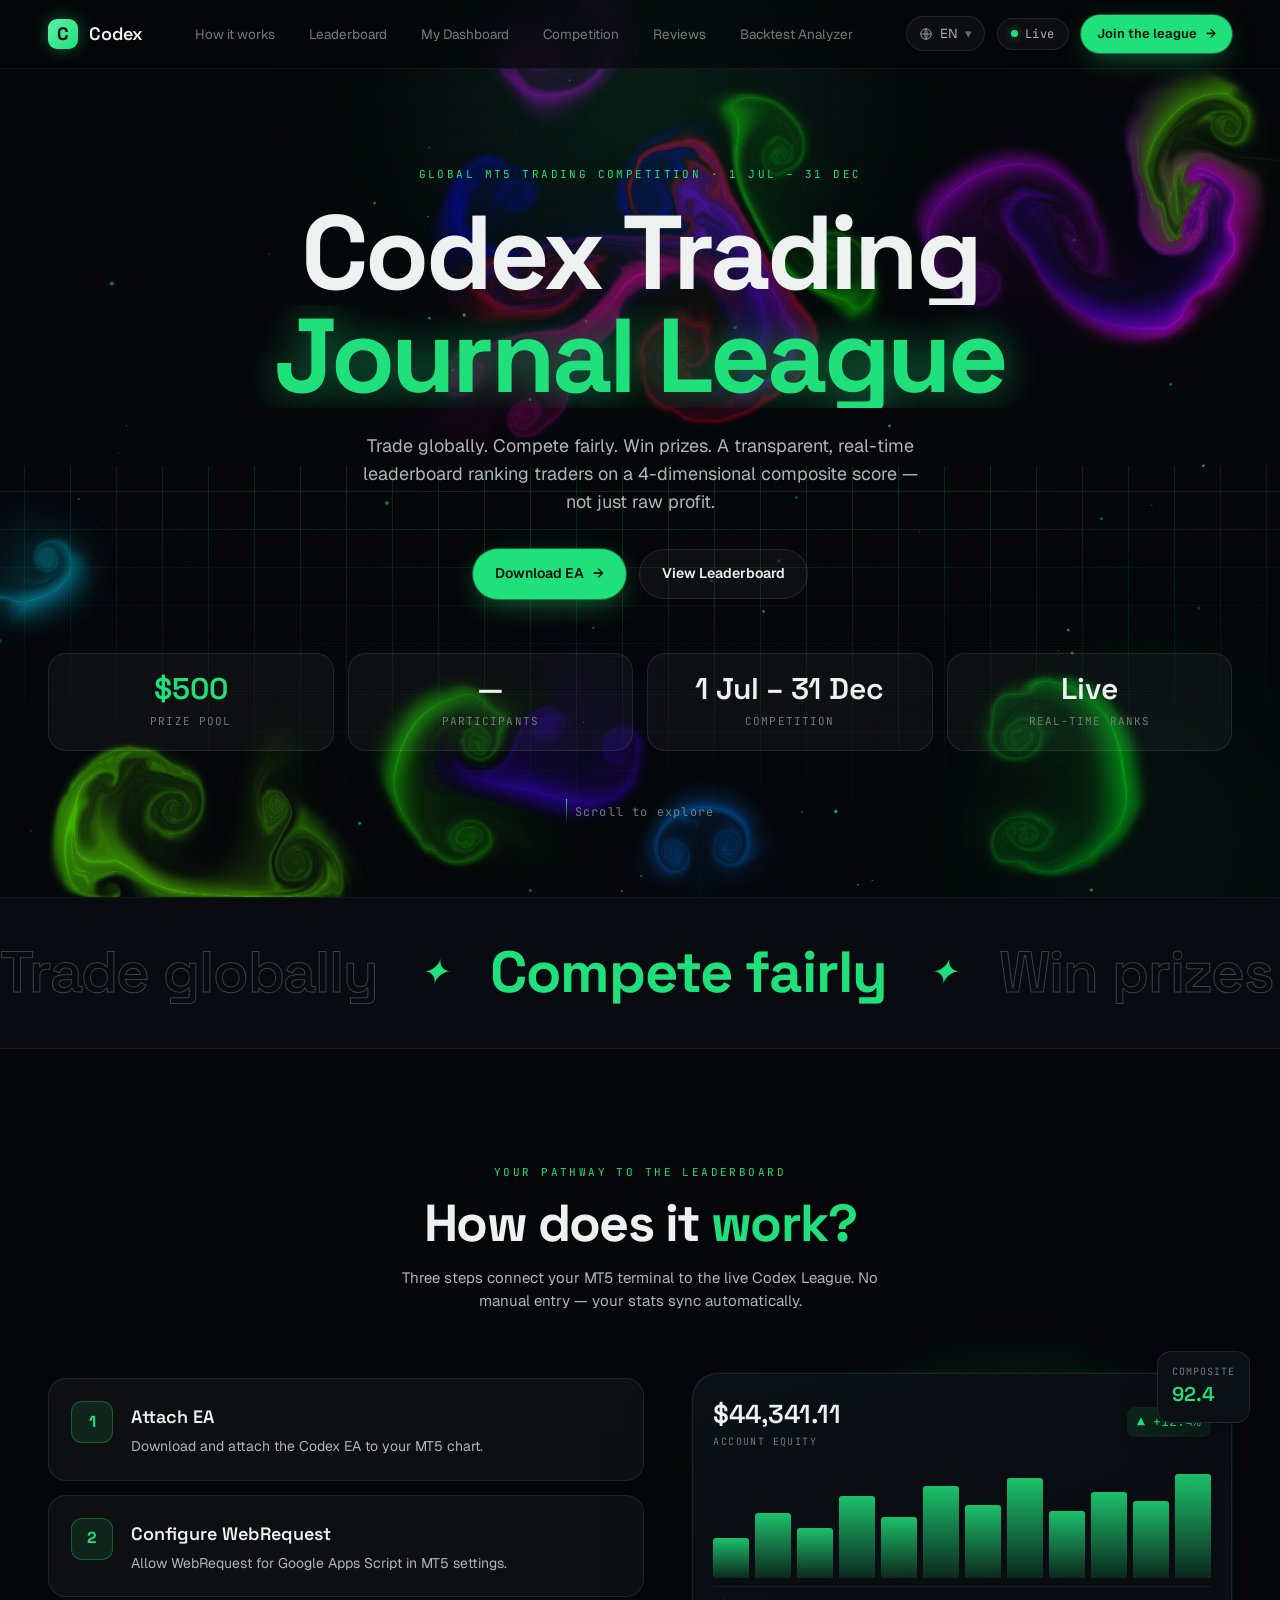
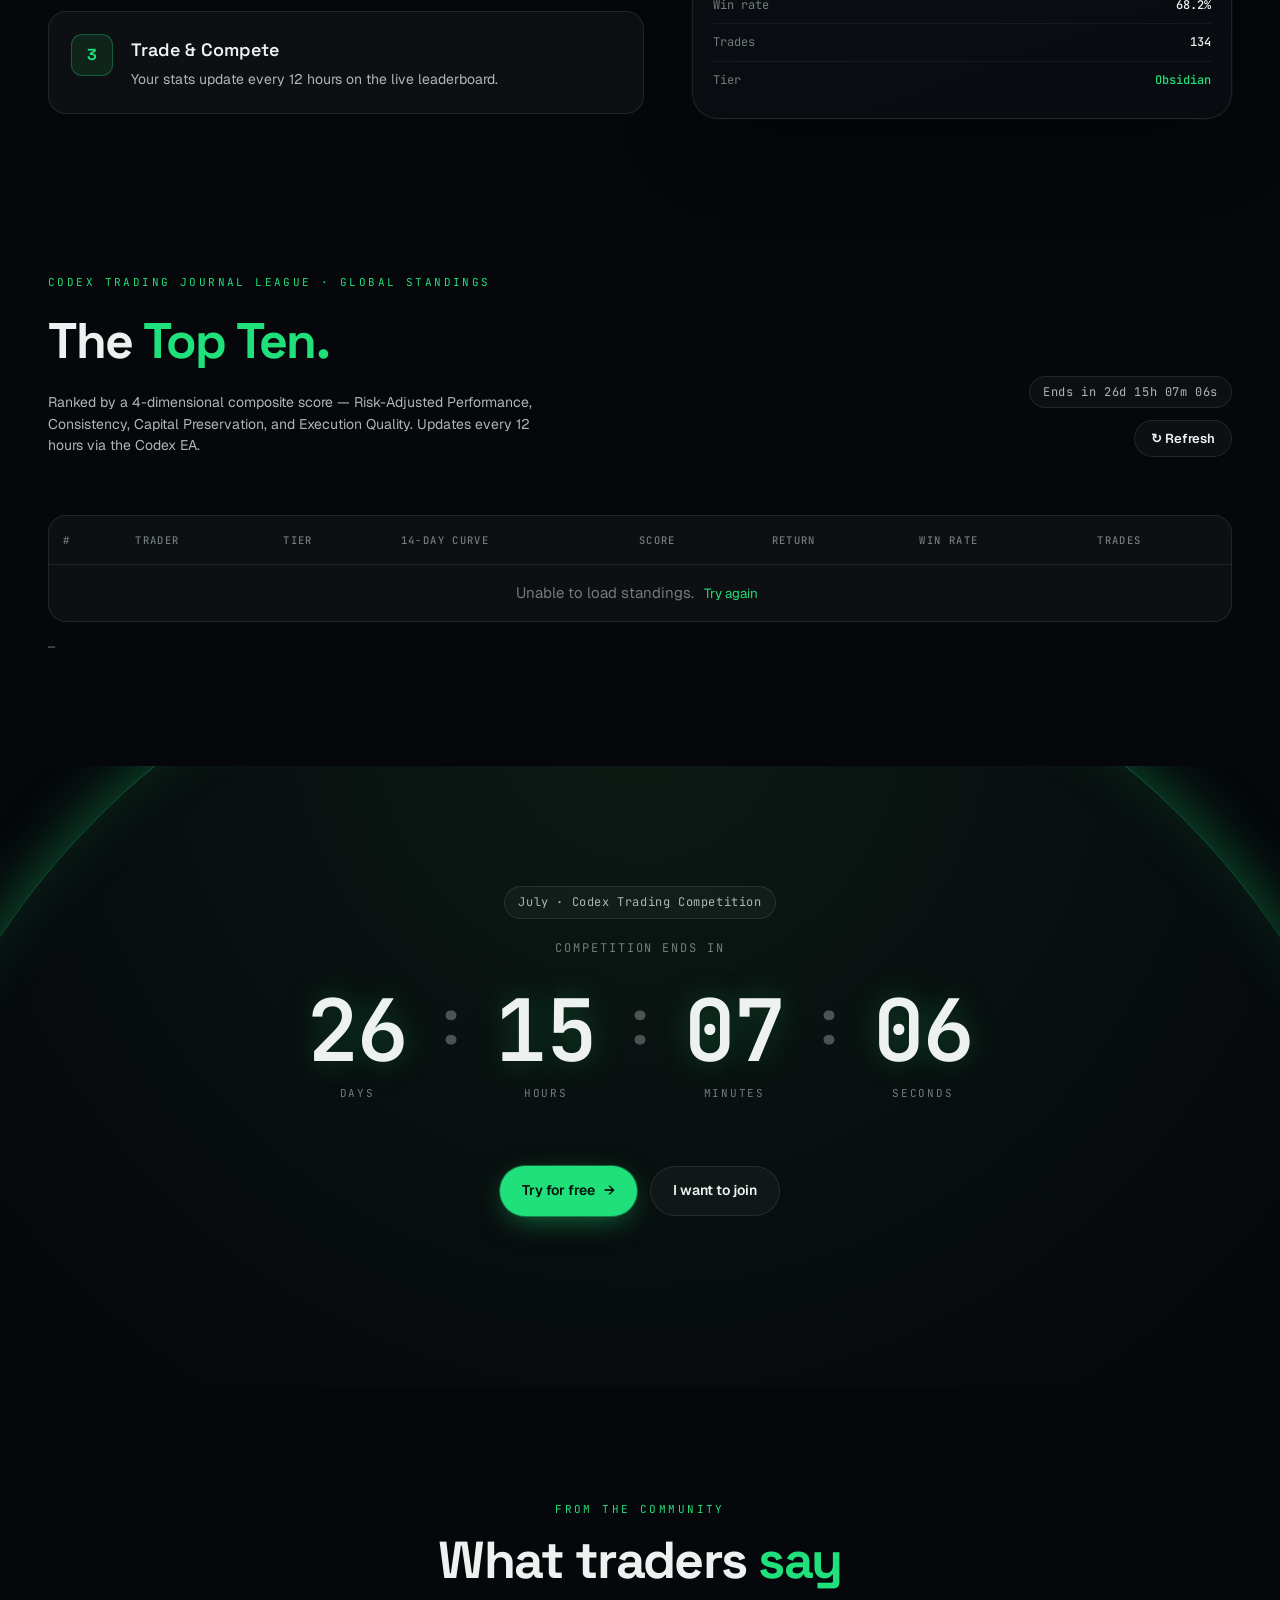
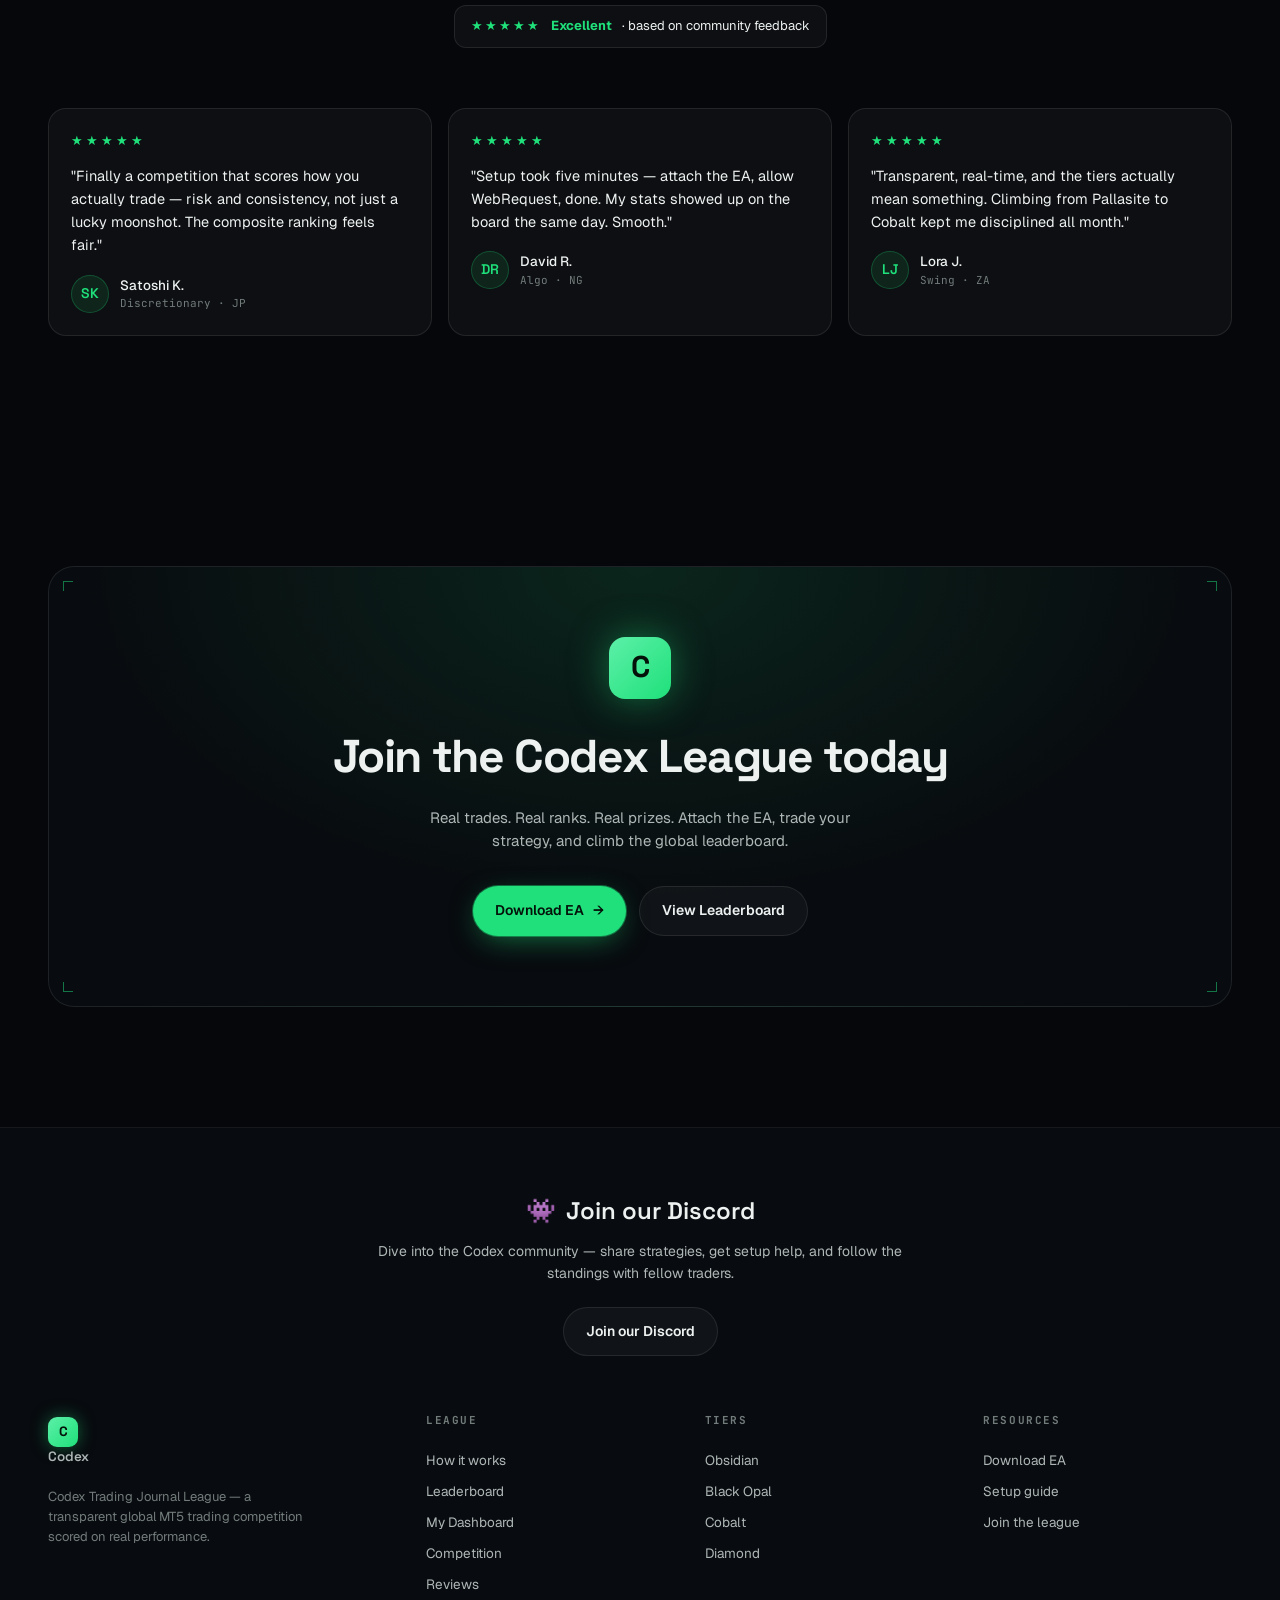
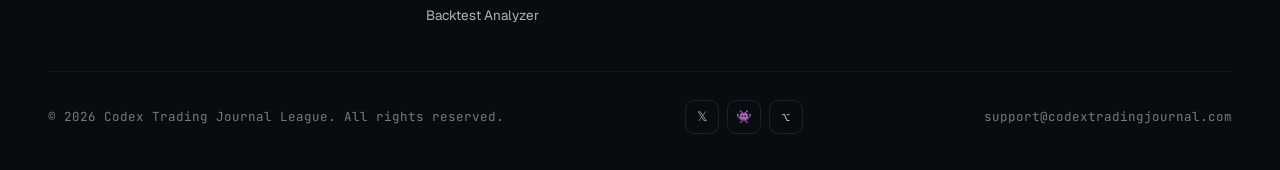
<file: index.html>
<!doctype html>
<html lang="en">
<head>
<meta charset="utf-8" />
<meta name="viewport" content="width=device-width, initial-scale=1" />
<title>Codex Trading Journal League — Trade globally. Compete fairly. Win prizes.</title>
<meta name="description" content="Codex Trading Journal League — a global, fair MT5 trading competition. Real trades, real ranks, real prizes. $500 prize pool." />
<link rel="canonical" href="https://codextradingjournal.com" />
<meta name="theme-color" content="#1FE07A" />
<meta name="robots" content="index,follow" />
<meta property="og:type" content="website" />
<meta property="og:site_name" content="Codex Trading Journal League" />
<meta property="og:title" content="Codex Trading Journal League — Trade globally. Compete fairly. Win prizes." />
<meta property="og:description" content="A transparent, global MetaTrader 5 (MT5) trading competition with a live real-time leaderboard that ranks traders on a 4-dimensional composite score." />
<meta property="og:url" content="https://codextradingjournal.com" />
<meta property="og:image" content="https://codextradingjournal.com/og.png" />
<meta property="og:image:width" content="1200" />
<meta property="og:image:height" content="630" />
<meta property="og:image:alt" content="Codex Trading Journal League — Global MT5 Trading Competition" />
<meta property="og:locale" content="en_US" />
<meta name="twitter:card" content="summary_large_image" />
<meta name="twitter:title" content="Codex Trading Journal League — Trade globally. Compete fairly. Win prizes." />
<meta name="twitter:description" content="A transparent, global MetaTrader 5 (MT5) trading competition with a live real-time leaderboard that ranks traders on a 4-dimensional composite score." />
<meta name="twitter:image" content="https://codextradingjournal.com/og.png" />
<script type="application/ld+json">
{
  "@context": "https://schema.org",
  "@type": "Organization",
  "name": "Codex Trading Journal League",
  "url": "https://codextradingjournal.com",
  "slogan": "Trade globally. Compete fairly. Win prizes.",
  "logo": "https://codextradingjournal.com/og.png"
}
</script>
<script type="application/ld+json">
{
  "@context": "https://schema.org",
  "@type": "Event",
  "name": "July 2026 Codex Trading Journal League Competition",
  "startDate": "2026-07-01T00:00:00+07:00",
  "endDate": "2026-12-31T23:59:59+07:00",
  "eventAttendanceMode": "https://schema.org/OnlineEventAttendanceMode",
  "eventStatus": "https://schema.org/EventScheduled",
  "location": {
    "@type": "VirtualLocation",
    "url": "https://codextradingjournal.com"
  },
  "description": "A transparent, global MetaTrader 5 (MT5) trading competition with a live real-time leaderboard that ranks traders on a 4-dimensional composite score.",
  "organizer": {
    "@type": "Organization",
    "name": "Codex Trading Journal League",
    "url": "https://codextradingjournal.com"
  },
  "offers": {
    "@type": "Offer",
    "price": "500",
    "priceCurrency": "USD",
    "url": "https://codextradingjournal.com",
    "availability": "https://schema.org/InStock",
    "validThrough": "2026-12-31T23:59:59+07:00"
  }
}
</script>
<link rel="preconnect" href="https://fonts.googleapis.com" />
<link rel="preconnect" href="https://fonts.gstatic.com" crossorigin />
<link href="https://fonts.googleapis.com/css2?family=Space+Grotesk:wght@400;500;600;700&family=Geist:wght@300;400;500;600&family=JetBrains+Mono:wght@400;500;600&display=swap" rel="stylesheet" />
<style>
:root{
  --font-display:"Space Grotesk","Geist",system-ui,sans-serif;
  --font-sans:"Geist","Helvetica Neue",Helvetica,Arial,sans-serif;
  --font-mono:"JetBrains Mono",ui-monospace,"SF Mono",Menlo,monospace;

  --bg:#05070A; --bg-2:#080B0F; --bg-3:#0B1014;
  --glass:rgba(255,255,255,0.035); --glass-2:rgba(255,255,255,0.06);
  --line:rgba(255,255,255,0.09); --line-2:rgba(255,255,255,0.055);

  --ink:#EDF1F0; --ink-2:#AEB7B5; --ink-3:#727C7A; --ink-4:#4B5452;

  --neon:#1FE07A; --neon-2:#5CF0A8; --neon-deep:#0A8F4D;
  --neon-glow:rgba(31,224,122,0.55);
  --neon-tint:rgba(31,224,122,0.10);

  --loss:#FF6B6B; --loss-tint:rgba(255,107,107,0.12);
  --gold:#E8C766; --silver:#C9D0D4; --bronze:#C68A52;

  --r-sm:8px; --r:12px; --r-lg:18px; --r-xl:26px;
  --maxw:1240px;
  --ease:cubic-bezier(.22,.61,.36,1);
}

*{box-sizing:border-box;}
html{scroll-behavior:smooth;}
body{
  margin:0;background:var(--bg);color:var(--ink);
  font-family:var(--font-sans);font-size:15px;line-height:1.55;
  -webkit-font-smoothing:antialiased;text-rendering:optimizeLegibility;
  overflow-x:hidden;
}
a{color:inherit;text-decoration:none;}
button{font-family:inherit;cursor:pointer;border:none;background:none;color:inherit;}
.mono{font-family:var(--font-mono);font-variant-numeric:tabular-nums;}
.tabular{font-variant-numeric:tabular-nums;}
.disp{font-family:var(--font-display);letter-spacing:-0.02em;}
img,svg{display:block;}

/* ---------- global ambient glow ---------- */
.bg-fx{position:fixed;inset:0;z-index:0;pointer-events:none;overflow:hidden;}
.bg-fx .orb{position:absolute;border-radius:50%;filter:blur(90px);opacity:.5;}
.bg-fx .orb.a{width:620px;height:620px;top:-220px;left:50%;transform:translateX(-50%);
  background:radial-gradient(circle,rgba(31,224,122,.30),transparent 65%);}
.bg-fx .orb.b{width:520px;height:520px;bottom:-200px;right:-120px;
  background:radial-gradient(circle,rgba(31,224,122,.14),transparent 65%);}
.bg-fx .grain{position:absolute;inset:0;opacity:.04;
  background-image:radial-gradient(rgba(255,255,255,.5) 1px,transparent 1px);background-size:3px 3px;}

main{position:relative;z-index:1;}
.wrap{max-width:var(--maxw);margin:0 auto;padding:0 28px;width:100%;}
section{position:relative;}

/* reveal on scroll */
.reveal{opacity:0;transform:translateY(26px);transition:opacity .8s var(--ease),transform .8s var(--ease);}
.reveal.in{opacity:1;transform:none;}
.reveal.d1{transition-delay:.08s;} .reveal.d2{transition-delay:.16s;}
.reveal.d3{transition-delay:.24s;} .reveal.d4{transition-delay:.32s;}
@media(prefers-reduced-motion:reduce){.reveal{opacity:1!important;transform:none!important;}}

.kicker{font-family:var(--font-mono);font-size:11px;letter-spacing:.22em;text-transform:uppercase;color:var(--neon);}
.eyebrow{font-size:12px;letter-spacing:.16em;text-transform:uppercase;color:var(--ink-3);font-family:var(--font-mono);}

/* buttons */
.btn{display:inline-flex;align-items:center;gap:9px;font-weight:600;font-size:14px;
  padding:13px 22px;border-radius:999px;transition:all .25s var(--ease);white-space:nowrap;}
.btn .arr{transition:transform .25s var(--ease);}
.btn:hover .arr{transform:translateX(3px);}
.btn-primary{background:var(--neon);color:#04120A;box-shadow:0 0 0 1px rgba(31,224,122,.4),0 8px 30px -8px var(--neon-glow);}
.btn-primary:hover{background:var(--neon-2);box-shadow:0 0 0 1px rgba(92,240,168,.6),0 12px 40px -8px var(--neon-glow);transform:translateY(-2px);}
.btn-ghost{background:var(--glass);color:var(--ink);border:1px solid var(--line);}
.btn-ghost:hover{background:var(--glass-2);border-color:rgba(31,224,122,.4);transform:translateY(-2px);}
.btn-sm{padding:9px 16px;font-size:13px;}

.pill{display:inline-flex;align-items:center;gap:7px;font-size:12px;font-family:var(--font-mono);
  letter-spacing:.05em;padding:6px 13px;border-radius:999px;border:1px solid var(--line);background:var(--glass);color:var(--ink-2);}
.dot-live{width:7px;height:7px;border-radius:50%;background:var(--neon);box-shadow:0 0 8px var(--neon-glow);animation:blink 2s infinite;}
@keyframes blink{0%,100%{opacity:1;}50%{opacity:.25;}}

/* ---------- NAV ---------- */
.nav{position:sticky;top:0;z-index:50;backdrop-filter:blur(14px);
  background:rgba(5,7,10,.66);border-bottom:1px solid var(--line-2);}
.nav-inner{display:flex;align-items:center;justify-content:space-between;height:68px;}
.brand{display:flex;align-items:center;gap:11px;font-family:var(--font-display);font-weight:600;font-size:18px;letter-spacing:-.01em;}
.brand .glyph{width:30px;height:30px;border-radius:9px;display:grid;place-items:center;font-weight:700;
  color:#04120A;background:linear-gradient(135deg,var(--neon-2),var(--neon));
  box-shadow:0 0 18px -2px var(--neon-glow);}
.nav-links{display:flex;align-items:center;gap:6px;}
.nav-links a{font-size:13.5px;color:var(--ink-3);padding:8px 14px;border-radius:999px;transition:all .2s;}
.nav-links a:hover{color:var(--ink);background:var(--glass);}
.nav-right{display:flex;align-items:center;gap:12px;}
@media(max-width:860px){.nav-links{display:none;}}

/* ---------- HERO ---------- */
.hero{min-height:92vh;display:flex;flex-direction:column;justify-content:center;
  padding:60px 0 40px;overflow:hidden;}
.hero-grid{position:absolute;inset:0;z-index:0;overflow:hidden;pointer-events:none;
  -webkit-mask-image:radial-gradient(120% 80% at 50% 30%,#000 35%,transparent 78%);
          mask-image:radial-gradient(120% 80% at 50% 30%,#000 35%,transparent 78%);}
.hero-grid .plane{position:absolute;left:50%;top:48%;width:240%;height:200%;
  transform:translateX(-50%) rotateX(74deg);transform-origin:50% 0;
  background-image:linear-gradient(rgba(31,224,122,.16) 1px,transparent 1px),
                   linear-gradient(90deg,rgba(31,224,122,.16) 1px,transparent 1px);
  background-size:46px 46px;animation:gridmove 7s linear infinite;}
@keyframes gridmove{to{background-position:0 46px;}}
#particles{position:absolute;inset:0;z-index:0;}
.hero-inner{position:relative;z-index:2;text-align:center;}
.hero h1{font-family:var(--font-display);font-weight:700;letter-spacing:-.035em;line-height:.98;
  font-size:clamp(40px,8.2vw,108px);margin:18px 0 0;}
.hero h1 .ln{display:block;overflow:hidden;}
.hero h1 .ln > span{display:inline-block;transform:translateY(110%);
  animation:riseIn .9s var(--ease) forwards;}
.hero h1 .ln:nth-child(2) > span{animation-delay:.12s;}
.hero h1 .grn{color:var(--neon);text-shadow:0 0 38px var(--neon-glow);}
@keyframes riseIn{to{transform:none;}}
.hero-sub{margin:24px auto 0;max-width:560px;color:var(--ink-2);font-size:clamp(15px,1.7vw,18px);
  opacity:0;animation:fadeUp .8s var(--ease) .5s forwards;}
.hero-ctas{display:flex;gap:13px;justify-content:center;margin-top:34px;flex-wrap:wrap;
  opacity:0;animation:fadeUp .8s var(--ease) .65s forwards;}
@keyframes fadeUp{from{opacity:0;transform:translateY(18px);}to{opacity:1;transform:none;}}

/* hero stats */
.hero-stats{display:grid;grid-template-columns:repeat(4,1fr);gap:14px;margin-top:54px;
  opacity:0;animation:fadeUp .8s var(--ease) .8s forwards;}
.stat{background:var(--glass);border:1px solid var(--line);border-radius:var(--r-lg);
  padding:20px 16px;text-align:center;backdrop-filter:blur(6px);transition:border-color .3s,transform .3s;}
.stat:hover{border-color:rgba(31,224,122,.35);transform:translateY(-3px);}
.stat .v{font-family:var(--font-display);font-weight:600;font-size:clamp(20px,2.6vw,30px);line-height:1;color:var(--ink);}
.stat .v.grn{color:var(--neon);}
.stat .l{font-size:11px;letter-spacing:.1em;text-transform:uppercase;color:var(--ink-3);margin-top:9px;font-family:var(--font-mono);}
@media(max-width:680px){.hero-stats{grid-template-columns:repeat(2,1fr);}}

.scroll-hint{display:flex;align-items:center;justify-content:center;gap:8px;margin-top:48px;
  color:var(--ink-3);font-size:12px;font-family:var(--font-mono);letter-spacing:.1em;
  opacity:0;animation:fadeUp .8s var(--ease) 1s forwards;}
.scroll-hint .ln{width:1px;height:26px;background:linear-gradient(var(--neon),transparent);animation:drop 1.8s infinite;}
@keyframes drop{0%{opacity:0;transform:translateY(-8px);}40%{opacity:1;}100%{opacity:0;transform:translateY(8px);}}

/* ---------- MARQUEE ---------- */
.marquee{border-top:1px solid var(--line-2);border-bottom:1px solid var(--line-2);
  padding:30px 0;overflow:hidden;background:var(--bg-2);}
.marquee-track{display:flex;gap:42px;width:max-content;animation:scrollx 26s linear infinite;}
.marquee:hover .marquee-track{animation-play-state:paused;}
.marquee-track span{font-family:var(--font-display);font-weight:600;font-size:clamp(28px,5vw,58px);
  letter-spacing:-.02em;color:transparent;-webkit-text-stroke:1px rgba(255,255,255,.22);display:flex;align-items:center;gap:42px;}
.marquee-track span b{color:var(--neon);-webkit-text-stroke:0;font-weight:700;}
.marquee-track .star{color:var(--neon);-webkit-text-stroke:0;font-size:.6em;}
@keyframes scrollx{to{transform:translateX(-50%);}}

/* ---------- SECTION HEADINGS ---------- */
.sec{padding:110px 0;}
.sec-head{text-align:center;max-width:680px;margin:0 auto 60px;}
.sec-head h2{font-family:var(--font-display);font-weight:700;letter-spacing:-.03em;
  font-size:clamp(30px,4.6vw,52px);line-height:1.04;margin:14px 0 0;}
.sec-head h2 em{font-style:normal;color:var(--neon);}
.sec-head p{color:var(--ink-2);margin:16px auto 0;max-width:520px;}

/* ---------- HOW IT WORKS ---------- */
.how-wrap{display:grid;grid-template-columns:1.05fr .95fr;gap:48px;align-items:center;}
@media(max-width:920px){.how-wrap{grid-template-columns:1fr;gap:40px;}}
.steps{display:flex;flex-direction:column;gap:14px;}
.step{display:flex;gap:18px;padding:22px;border:1px solid var(--line);border-radius:var(--r-lg);
  background:var(--glass);transition:border-color .3s,transform .3s,background .3s;}
.step:hover{border-color:rgba(31,224,122,.4);background:var(--glass-2);transform:translateX(4px);}
.step .no{flex:0 0 auto;width:42px;height:42px;border-radius:11px;display:grid;place-items:center;
  font-family:var(--font-display);font-weight:700;font-size:16px;color:var(--neon);
  background:var(--neon-tint);border:1px solid rgba(31,224,122,.3);}
.step h4{margin:2px 0 5px;font-family:var(--font-display);font-weight:600;font-size:18px;}
.step p{margin:0;color:var(--ink-2);font-size:14px;}

/* dashboard mockup */
.mock{position:relative;}
.mock .wave{position:absolute;inset:-40px -10px;z-index:0;
  background:radial-gradient(60% 60% at 60% 40%,rgba(31,224,122,.22),transparent 70%);filter:blur(10px);}
.mock-card{position:relative;z-index:1;background:linear-gradient(160deg,var(--bg-3),var(--bg-2));
  border:1px solid var(--line);border-radius:var(--r-xl);padding:20px;
  box-shadow:0 30px 80px -30px rgba(0,0,0,.8),0 0 0 1px rgba(31,224,122,.06);}
.mock-top{display:flex;align-items:center;justify-content:space-between;margin-bottom:16px;}
.mock-bal{font-family:var(--font-display);font-weight:600;font-size:26px;}
.mock-bal small{display:block;font-size:10px;letter-spacing:.14em;text-transform:uppercase;color:var(--ink-3);font-family:var(--font-mono);font-weight:400;}
.mock-up{color:var(--neon);font-family:var(--font-mono);font-size:13px;background:var(--neon-tint);padding:5px 10px;border-radius:8px;}
.mock-chart{height:120px;display:flex;align-items:flex-end;gap:6px;padding:8px 0;}
.mock-chart i{flex:1;border-radius:3px 3px 0 0;background:linear-gradient(var(--neon),rgba(31,224,122,.15));opacity:.85;animation:bar 2.4s var(--ease) infinite alternate;}
@keyframes bar{to{transform:scaleY(.6);}}
.mock-row{display:flex;justify-content:space-between;font-family:var(--font-mono);font-size:12px;color:var(--ink-3);padding:9px 0;border-top:1px solid var(--line-2);}
.mock-row b{color:var(--ink);font-weight:500;}
.mock-float{position:absolute;z-index:2;right:-18px;top:-22px;background:var(--bg-3);border:1px solid var(--line);
  border-radius:14px;padding:12px 14px;box-shadow:0 20px 50px -20px rgba(0,0,0,.9);animation:floaty 5s ease-in-out infinite;}
.mock-float .t{font-family:var(--font-mono);font-size:10px;color:var(--ink-3);letter-spacing:.1em;text-transform:uppercase;}
.mock-float .n{font-family:var(--font-display);font-weight:600;font-size:20px;color:var(--neon);}
@keyframes floaty{0%,100%{transform:translateY(0);}50%{transform:translateY(-10px);}}

/* ---------- LEADERBOARD ---------- */
.lb-head{display:flex;flex-wrap:wrap;justify-content:space-between;align-items:flex-end;gap:20px;margin-bottom:34px;}
.lb-head h2{font-family:var(--font-display);font-weight:700;letter-spacing:-.03em;font-size:clamp(30px,4.4vw,50px);margin:10px 0 0;}
.lb-head h2 em{font-style:normal;color:var(--neon);}
.lb-head p{color:var(--ink-2);max-width:520px;margin:12px 0 0;font-size:14px;}
.lb-right{display:flex;flex-direction:column;align-items:flex-end;gap:12px;}

.podium{display:grid;grid-template-columns:repeat(3,1fr);gap:16px;margin-bottom:24px;}
@media(max-width:820px){.podium{grid-template-columns:1fr;}}
.pcard{position:relative;border:1px solid var(--line);border-radius:var(--r-lg);padding:22px;
  background:linear-gradient(160deg,var(--glass-2),var(--glass));overflow:hidden;transition:transform .25s var(--ease),border-color .25s;}
.pcard:hover{transform:translateY(-4px);}
.pcard.r1{border-color:rgba(232,199,102,.4);}
.pcard.r2{border-color:rgba(201,208,212,.35);}
.pcard.r3{border-color:rgba(198,138,82,.35);}
.pcard .glow{position:absolute;top:-60px;right:-40px;width:160px;height:160px;border-radius:50%;filter:blur(40px);opacity:.5;}
.pcard.r1 .glow{background:rgba(232,199,102,.4);}
.pcard.r2 .glow{background:rgba(201,208,212,.3);}
.pcard.r3 .glow{background:rgba(198,138,82,.3);}
.pcard .plabel{font-family:var(--font-mono);font-size:10px;letter-spacing:.16em;text-transform:uppercase;color:var(--ink-3);position:relative;}
.pcard .prank{font-family:var(--font-display);font-weight:700;font-size:54px;line-height:.9;margin:2px 0 12px;position:relative;}
.pcard.r1 .prank{color:var(--gold);} .pcard.r2 .prank{color:var(--silver);} .pcard.r3 .prank{color:var(--bronze);}
.pcard .pname{font-weight:600;font-size:16px;position:relative;}
.pcard .pmeta{font-family:var(--font-mono);font-size:12px;color:var(--ink-3);position:relative;}
.pcard .pscore{display:flex;justify-content:space-between;align-items:flex-end;margin-top:16px;position:relative;}
.pcard .pcomp{font-family:var(--font-display);font-weight:600;font-size:30px;line-height:1;}
.pcard .psub{font-family:var(--font-mono);font-size:10px;letter-spacing:.1em;text-transform:uppercase;color:var(--ink-3);margin-top:3px;}

.lb-card{border:1px solid var(--line);border-radius:var(--r-lg);overflow:hidden;background:var(--glass);}
.lb-table{width:100%;border-collapse:collapse;}
.lb-table th{text-align:left;font-family:var(--font-mono);font-weight:500;font-size:10.5px;letter-spacing:.13em;
  text-transform:uppercase;color:var(--ink-3);padding:16px 14px;border-bottom:1px solid var(--line);}
.lb-table td{padding:16px 14px;border-bottom:1px solid var(--line-2);vertical-align:middle;}
.lb-table tr:last-child td{border-bottom:none;}
.lb-table tbody tr{transition:background .2s;}
.lb-table tbody tr:hover{background:var(--glass);}
.lb-table tr.t1{background:linear-gradient(90deg,rgba(232,199,102,.10),transparent 55%);}
.lb-table tr.t2{background:linear-gradient(90deg,rgba(201,208,212,.08),transparent 55%);}
.lb-table tr.t3{background:linear-gradient(90deg,rgba(198,138,82,.09),transparent 55%);}
.rk{font-family:var(--font-display);font-weight:600;font-size:24px;color:var(--ink-3);width:34px;display:inline-block;}
.rk.top{color:var(--ink);}
.ublock{display:flex;align-items:center;gap:13px;}
.av{width:38px;height:38px;border-radius:50%;display:grid;place-items:center;flex:0 0 auto;
  font-family:var(--font-display);font-weight:600;font-size:14px;color:var(--neon);
  background:var(--neon-tint);border:1px solid rgba(31,224,122,.25);}
.uname{font-weight:500;font-size:14.5px;}
.umeta{font-family:var(--font-mono);font-size:11.5px;color:var(--ink-3);margin-top:1px;}
.tier{display:inline-flex;align-items:center;gap:7px;padding:4px 11px 4px 9px;border-radius:999px;font-size:11px;
  letter-spacing:.03em;background:var(--glass);border:1px solid var(--line);color:var(--ink-2);white-space:nowrap;}
.tier .td{width:8px;height:8px;border-radius:50%;background:var(--ink-4);}
.tier.obsidian .td{background:linear-gradient(135deg,#8E7BC0,#221C33);}
.tier.blackopal .td{background:conic-gradient(from 0deg,#4FB6E8,#B65BD6,#5BE8B5,#E8B85B,#4FB6E8);}
.tier.cobalt .td{background:radial-gradient(circle at 30% 30%,#6FA0F0,#1B3C8B);}
.tier.redberyl .td{background:radial-gradient(circle at 30% 30%,#F09AAE,#8B1A2F);}
.tier.pallasite .td{background:radial-gradient(circle at 30% 30%,#D2E58E,#5C6B2E 60%,#8B6B1E);}
.tier.diamond .td{background:conic-gradient(from 0deg,#FFFFFF,#BFD9F0,#E8E8FF,#FFFFFF);}
.num-r{text-align:right;font-variant-numeric:tabular-nums;}
.score{font-family:var(--font-display);font-weight:600;font-size:20px;}
.score.hi{color:var(--neon);}
.ret{font-family:var(--font-display);font-weight:600;font-size:15px;}
.ret.up{color:var(--neon);} .ret.dn{color:var(--loss);}
.spark{width:108px;height:30px;}
.spark path.ln{fill:none;stroke-width:1.4;stroke-linecap:round;stroke-linejoin:round;}
.spark.up path.ln{stroke:var(--neon);} .spark.dn path.ln{stroke:var(--loss);}
.spark path.fl{opacity:.14;}
.spark.up path.fl{fill:var(--neon);} .spark.dn path.fl{fill:var(--loss);}
.lb-foot{display:flex;justify-content:space-between;align-items:center;margin-top:16px;color:var(--ink-3);font-size:12px;font-family:var(--font-mono);}
.lb-empty,.lb-error{text-align:center;padding:64px 20px;color:var(--ink-3);}
.lb-empty h4{font-family:var(--font-display);font-weight:600;font-size:22px;color:var(--ink);margin:0 0 8px;}
.skel{background:linear-gradient(90deg,rgba(255,255,255,.04) 25%,rgba(255,255,255,.09) 50%,rgba(255,255,255,.04) 75%);
  background-size:200% 100%;animation:shim 1.4s infinite;border-radius:5px;}
@keyframes shim{0%{background-position:200% 0;}100%{background-position:-200% 0;}}
@media(max-width:760px){
  .lb-table th:nth-child(4),.lb-table td:nth-child(4){display:none;}
  .lb-table th:nth-child(7),.lb-table td:nth-child(7){display:none;}
}

/* ---------- COUNTDOWN ---------- */
.cd-sec{padding:120px 0 0;text-align:center;overflow:hidden;position:relative;}
.cd-sec .planet{position:absolute;left:50%;bottom:-58vw;width:120vw;height:120vw;transform:translateX(-50%);
  border-radius:50%;background:radial-gradient(circle at 50% 8%,#0c1a13 0%,#070b0e 42%,#05070A 60%);
  box-shadow:inset 0 4px 60px rgba(31,224,122,.1),0 -2px 60px 2px rgba(31,224,122,.35);
  border-top:1px solid rgba(31,224,122,.5);}
.cd-inner{position:relative;z-index:2;padding-bottom:170px;}
.cd-sec .eyebrow{margin-bottom:22px;}
.cd-time{display:inline-flex;gap:clamp(8px,2.4vw,26px);align-items:flex-start;justify-content:center;margin:8px 0 30px;}
.cd-u{display:flex;flex-direction:column;align-items:center;}
.cd-u b{font-family:var(--font-mono);font-weight:600;font-size:clamp(42px,9vw,86px);line-height:1;letter-spacing:-.02em;
  color:var(--ink);text-shadow:0 0 30px rgba(31,224,122,.25);}
.cd-u span{font-family:var(--font-mono);font-size:11px;letter-spacing:.16em;text-transform:uppercase;color:var(--ink-3);margin-top:12px;}
.cd-colon{font-family:var(--font-mono);font-weight:600;font-size:clamp(30px,6vw,60px);color:var(--ink-4);line-height:1.2;}
.shoot{position:absolute;width:2px;height:90px;background:linear-gradient(transparent,#fff);border-radius:2px;
  filter:drop-shadow(0 0 6px #fff);transform:rotate(38deg);opacity:0;animation:shoot 5.5s linear infinite;}
.shoot.s2{animation-delay:2.6s;left:62%;} .shoot.s1{left:18%;}
@keyframes shoot{0%{opacity:0;top:-12%;}8%{opacity:1;}22%{opacity:0;top:60%;}100%{opacity:0;}}

/* ---------- REVIEWS ---------- */
.rev-grid{display:grid;grid-template-columns:repeat(3,1fr);gap:16px;}
@media(max-width:880px){.rev-grid{grid-template-columns:1fr;}}
.rev{border:1px solid var(--line);border-radius:var(--r-lg);padding:22px;background:var(--glass);transition:border-color .3s,transform .3s;}
.rev:hover{border-color:rgba(31,224,122,.3);transform:translateY(-3px);}
.rev .stars{color:var(--neon);letter-spacing:3px;font-size:13px;margin-bottom:13px;}
.rev p{margin:0 0 18px;color:var(--ink);font-size:14.5px;line-height:1.6;}
.rev .who{display:flex;align-items:center;gap:11px;}
.rev .who .nm{font-weight:500;font-size:13.5px;}
.rev .who .hd{font-family:var(--font-mono);font-size:11px;color:var(--ink-3);}
.rev-badge{display:inline-flex;align-items:center;gap:10px;border:1px solid var(--line);background:var(--glass);
  border-radius:12px;padding:10px 16px;font-size:13px;}
.rev-badge b{color:var(--neon);} .rev-badge .st{color:var(--neon);letter-spacing:2px;}

/* ---------- CTA ---------- */
.cta-sec{padding:120px 0;text-align:center;}
.cta-box{position:relative;border:1px solid var(--line);border-radius:var(--r-xl);padding:70px 28px;overflow:hidden;
  background:radial-gradient(80% 130% at 50% 0%,rgba(31,224,122,.12),transparent 60%),var(--bg-2);}
.cta-box .corner{position:absolute;width:10px;height:10px;border:1px solid var(--neon);opacity:.5;}
.cta-glyph{width:62px;height:62px;border-radius:16px;margin:0 auto 22px;display:grid;place-items:center;
  font-family:var(--font-display);font-weight:700;font-size:30px;color:#04120A;
  background:linear-gradient(135deg,var(--neon-2),var(--neon));box-shadow:0 0 40px -4px var(--neon-glow);}
.cta-box h2{font-family:var(--font-display);font-weight:700;letter-spacing:-.03em;font-size:clamp(28px,4.4vw,46px);margin:0 0 14px;}
.cta-box p{color:var(--ink-2);max-width:460px;margin:0 auto 30px;}

/* ---------- FOOTER ---------- */
footer{border-top:1px solid var(--line-2);background:var(--bg-2);padding:64px 0 36px;}
.discord{text-align:center;max-width:560px;margin:0 auto 56px;}
.discord h3{font-family:var(--font-display);font-weight:600;font-size:24px;margin:0 0 12px;display:flex;gap:10px;align-items:center;justify-content:center;}
.discord p{color:var(--ink-2);font-size:14px;margin:0 0 22px;}
.foot-cols{display:grid;grid-template-columns:1.4fr 1fr 1fr 1fr;gap:30px;padding-bottom:40px;border-bottom:1px solid var(--line-2);}
@media(max-width:760px){.foot-cols{grid-template-columns:1fr 1fr;gap:28px;}}
.foot-cols h5{font-family:var(--font-mono);font-size:11px;letter-spacing:.14em;text-transform:uppercase;color:var(--ink-3);margin:0 0 16px;}
.foot-cols a{display:block;color:var(--ink-2);font-size:13.5px;padding:5px 0;transition:color .2s;}
.foot-cols a:hover{color:var(--neon);}
.foot-brand .brand{margin-bottom:14px;}
.foot-brand p{color:var(--ink-3);font-size:13px;max-width:260px;}
.foot-bottom{display:flex;flex-wrap:wrap;justify-content:space-between;gap:16px;align-items:center;padding-top:28px;color:var(--ink-3);font-size:12.5px;font-family:var(--font-mono);}
.socials{display:flex;gap:8px;}
.socials a{width:34px;height:34px;border-radius:9px;border:1px solid var(--line);display:grid;place-items:center;color:var(--ink-2);transition:all .25s;}
.socials a:hover{color:var(--neon);border-color:rgba(31,224,122,.4);transform:translateY(-2px);}

/* ---------- FLUID SMOKE CANVAS (behind content) ---------- */
.fluid-canvas{position:fixed;inset:0;width:100%;height:100%;z-index:0;pointer-events:none;opacity:.85;display:block;}
@media (prefers-reduced-motion:reduce){ .fluid-canvas{display:none !important;} }

/* ---------- CUSTOM CURSOR (desktop, fine pointer only) ---------- */
.cursor{position:fixed;top:0;left:0;z-index:10000;pointer-events:none;mix-blend-mode:difference;
  opacity:0;transition:opacity .3s ease;will-change:transform;display:none;}
.cursor.show{opacity:1;}
.cursor-ring{display:block;width:20px;height:20px;margin:-10px 0 0 -10px;border:2px solid #fff;
  border-radius:50%;transition:transform .26s ease;}
.cursor.hover .cursor-ring{transform:scale(2.4);}
.cursor.down .cursor-ring{transform:scale(1.5);}
@media (hover:hover) and (pointer:fine){
  .cursor{display:block;}
  html.cursor-on, html.cursor-on *{cursor:none !important;}
}
@media (prefers-reduced-motion:reduce){ .cursor{display:none !important;} }

/* ---------- LANGUAGE SWITCHER ---------- */
.lang{position:relative;}
.lang-btn{display:inline-flex;align-items:center;gap:7px;font-size:13px;color:var(--ink-2);
  padding:8px 12px;border-radius:999px;border:1px solid var(--line);background:var(--glass);transition:all .2s;}
.lang-btn:hover{color:var(--ink);border-color:rgba(31,224,122,.35);}
.lang-menu{position:absolute;top:calc(100% + 8px);right:0;min-width:138px;background:var(--bg-3);
  border:1px solid var(--line);border-radius:12px;padding:6px;z-index:60;
  box-shadow:0 18px 50px -20px rgba(0,0,0,.9);}
.lang-menu[hidden]{display:none;}
.lang-menu button{display:flex;align-items:center;width:100%;text-align:left;font-size:13.5px;
  color:var(--ink-2);padding:9px 12px;border-radius:8px;transition:all .15s;}
.lang-menu button:hover{background:var(--glass-2);color:var(--ink);}
.lang-menu button.active{color:var(--neon);}

/* ---------- LEADERBOARD CLICKABLE ---------- */
.lb-clickable{cursor:pointer;}
.pcard{cursor:pointer;}
.lb-table tbody tr.lb-clickable{position:relative;}
.lb-table tbody tr.lb-clickable:hover{background:var(--glass-2);box-shadow:inset 2px 0 0 var(--neon);}

/* ---------- EA-STYLED PROFILE (eap) ---------- */
.eap-profile{display:flex;flex-direction:column;gap:20px;font-family:var(--font-sans);color:var(--ink);width:100%;max-width:1080px;margin:0 auto;}
.eap-card{background:var(--bg-2);border:1px solid var(--line);border-radius:var(--r-lg);padding:24px;position:relative;overflow:hidden;}
.eap-hero{display:grid;grid-template-columns:1fr auto;gap:32px;background:radial-gradient(circle at top right,var(--neon-tint),transparent),var(--bg-2);padding:40px;align-items:center;}
.eap-hero-left{display:flex;flex-direction:column;}
.eap-name{font-family:var(--font-display);font-size:clamp(28px,5vw,42px);font-weight:700;line-height:1.1;margin-bottom:12px;letter-spacing:-.02em;}
.eap-meta{display:flex;align-items:center;gap:10px;flex-wrap:wrap;margin-bottom:16px;}
.eap-pill{background:var(--glass-2);border:1px solid var(--line-2);padding:4px 12px;border-radius:100px;font-family:var(--font-mono);font-size:11px;color:var(--ink-2);white-space:nowrap;}
.eap-tier-big{font-family:var(--font-display);font-size:44px;font-weight:700;color:var(--neon);text-transform:uppercase;letter-spacing:-1px;filter:drop-shadow(0 0 15px var(--neon-glow));margin:8px 0;}
.eap-prog-wrap{max-width:320px;margin-top:20px;}
.eap-prog-text{display:flex;justify-content:space-between;font-family:var(--font-mono);font-size:11px;color:var(--ink-3);margin-bottom:6px;}
.eap-prog-track{height:6px;background:var(--line);border-radius:10px;overflow:hidden;}
.eap-prog-fill{height:100%;background:var(--neon);box-shadow:0 0 10px var(--neon-glow);transition:width .6s ease;}
.eap-hero-right{display:flex;align-items:center;gap:24px;}
.eap-gauge-box{width:120px;height:120px;flex:0 0 auto;}
.eap-comp-val-box{text-align:right;}
.eap-comp-num{font-family:var(--font-display);font-size:30px;font-weight:600;color:var(--ink);}
.eap-comp-lbl{font-family:var(--font-mono);font-size:11px;color:var(--ink-3);letter-spacing:1px;}
.eap-stats{display:grid;grid-template-columns:repeat(4,1fr);gap:16px;}
.eap-stat-card{display:flex;flex-direction:column;gap:6px;}
.eap-stat-lbl{font-family:var(--font-mono);font-size:10px;color:var(--ink-3);text-transform:uppercase;letter-spacing:1px;}
.eap-stat-val{font-family:var(--font-display);font-size:28px;font-weight:600;}
.eap-stat-sub{font-family:var(--font-mono);font-size:11px;color:var(--ink-3);}
.eap-equity-head{display:flex;justify-content:space-between;align-items:baseline;margin-bottom:20px;gap:12px;flex-wrap:wrap;}
.eap-equity-title{font-family:var(--font-display);font-size:18px;font-weight:600;color:var(--ink-2);}
.eap-equity-info{font-family:var(--font-mono);font-size:12px;color:var(--ink-3);}
.eap-chart-box{height:260px;width:100%;}
.eqc{width:100%;height:100%;display:block;font-family:var(--font-mono);}
.eqc-grid{stroke:var(--line-2);stroke-width:1;}
.eqc-ylab,.eqc-xlab{fill:var(--ink-3);font-size:11px;}
.eqc-area{opacity:.13;}
.eqc.up .eqc-area{fill:var(--neon);} .eqc.dn .eqc-area{fill:var(--loss);}
.eqc-line{fill:none;stroke-width:2;stroke-linejoin:round;stroke-linecap:round;}
.eqc.up .eqc-line{stroke:var(--neon);} .eqc.dn .eqc-line{stroke:var(--loss);}
.eqc.up .eqc-dot{fill:var(--neon);} .eqc.dn .eqc-dot{fill:var(--loss);}
.eqc-dot{filter:drop-shadow(0 0 5px var(--neon-glow));}
.eap-comp-block{display:grid;grid-template-columns:320px 1fr;gap:40px;align-items:center;}
.eap-comp-left{display:flex;align-items:center;gap:24px;border-right:1px solid var(--line);padding-right:40px;}
.eap-huge-box{display:flex;flex-direction:column;}
.eap-huge-num{font-family:var(--font-display);font-size:52px;font-weight:700;line-height:1;}
.eap-huge-tier{font-family:var(--font-sans);font-size:18px;color:var(--ink-2);margin-top:4px;}
.eap-comp-right{display:grid;grid-template-columns:200px 1fr;gap:32px;align-items:center;}
.eap-radar-box{width:200px;height:200px;flex:0 0 auto;}
.eap-dims{display:flex;flex-direction:column;gap:14px;}
.eap-dim{display:flex;flex-direction:column;gap:4px;}
.eap-dim-head{display:flex;justify-content:space-between;font-size:13px;}
.eap-dim-name{color:var(--ink-2);}
.eap-dim-w{font-family:var(--font-mono);font-size:10px;color:var(--ink-3);margin-left:6px;}
.eap-dim-bar-box{display:flex;align-items:center;gap:12px;}
.eap-dim-track{flex:1;height:6px;background:var(--line);border-radius:3px;overflow:hidden;}
.eap-dim-fill{height:100%;background:var(--neon);border-radius:3px;opacity:.85;}
.eap-dim-score{font-family:var(--font-mono);font-size:12px;color:var(--neon);width:24px;text-align:right;}
.eap-footer{font-family:var(--font-mono);font-size:11px;color:var(--ink-3);text-align:center;padding:20px 0;border-top:1px solid var(--line-2);}
.eap-gauge-box svg,.eap-radar-box svg,.eap-chart-box svg{display:block;width:100%;height:100%;}
/* ---------- Ranking bar (สีตาม Tier) ---------- */
.eap-rank-bar{position:relative;border-radius:12px;background:#0c100e;overflow:hidden;padding:14px 16px;border:1px solid rgba(255,255,255,.06);margin-top:14px}
.eap-rank-bar .rkb-glow{position:absolute;top:-55px;right:-35px;width:150px;height:150px;border-radius:50%;filter:blur(42px);opacity:.55;pointer-events:none}
.eap-rank-bar .rkb-in{position:relative;z-index:1;display:flex;align-items:flex-end;justify-content:space-between;gap:12px}
.eap-rank-bar .rkb-label{font-size:9px;letter-spacing:.22em;text-transform:uppercase;color:#E8C766;text-shadow:0 0 8px rgba(232,199,102,.45);font-weight:600}
.eap-rank-bar .rkb-name{font-family:var(--font-display);font-size:21px;font-weight:700;line-height:1.05;margin-top:3px;-webkit-background-clip:text;background-clip:text;color:transparent;width:max-content}
.eap-rank-bar .rkb-stars{font-size:11px;margin-top:4px;letter-spacing:1.5px;color:#E8C766;text-shadow:0 0 8px rgba(232,199,102,.4)}
.eap-rank-bar .rkb-comp{font-family:var(--font-display);font-size:24px;font-weight:700;color:#fff;line-height:1;text-align:right}
.eap-rank-bar .rkb-comp small{display:block;font-size:8px;letter-spacing:.16em;color:rgba(255,255,255,.4);text-transform:uppercase;margin-top:2px;font-family:inherit;font-weight:400}
.rkb-obsidian  .rkb-glow{background:#8E7BC0}.rkb-obsidian{border-color:rgba(142,123,192,.38)}.rkb-obsidian  .rkb-name{background-image:linear-gradient(100deg,#C9A8F0,#8E2FD0)}
.rkb-blackopal .rkb-glow{background:radial-gradient(circle at 60% 40%,#2FD3A8 0,transparent 62%),radial-gradient(circle at 30% 70%,#4FB6E8 0,transparent 58%),radial-gradient(circle at 80% 80%,#E86FB0 0,transparent 55%);opacity:.6}.rkb-blackopal{border-color:rgba(47,211,168,.36)}.rkb-blackopal .rkb-name{background-image:linear-gradient(100deg,#9AE3AE,#46C9D8)}
.rkb-cobalt    .rkb-glow{background:#4A8FE0}.rkb-cobalt{border-color:rgba(74,143,224,.36)}.rkb-cobalt    .rkb-name{background-image:linear-gradient(100deg,#8FB8F2,#1E6FC4)}
.rkb-redberyl  .rkb-glow{background:#D45A6E}.rkb-redberyl{border-color:rgba(212,90,110,.36)}.rkb-redberyl  .rkb-name{background-image:linear-gradient(100deg,#F2A0B4,#C21E72)}
.rkb-pallasite .rkb-glow{background:#9CBB4E}.rkb-pallasite{border-color:rgba(156,187,78,.36)}.rkb-pallasite .rkb-name{background-image:linear-gradient(100deg,#D6E88E,#8FB84A)}
.rkb-diamond   .rkb-glow{background:#B8D8F0}.rkb-diamond{border-color:rgba(184,216,240,.40)}.rkb-diamond   .rkb-name{background-image:linear-gradient(100deg,#EAF4FF,#9FC4E8)}
/* ---------- My Dashboard entry ---------- */
.md-entry{display:flex;gap:8px;align-items:center;flex-wrap:wrap}
.md-input{background:var(--glass);border:1px solid var(--line);border-radius:8px;color:var(--ink);font-family:var(--font-mono);font-size:13px;padding:7px 11px;width:150px;outline:none}
.md-input:focus{border-color:var(--neon);box-shadow:0 0 0 2px var(--neon-glow)}
.md-prompt{text-align:center;padding:60px 24px}
.md-prompt h3{font-size:22px;margin-bottom:6px}
.cx-toast{position:fixed;left:50%;bottom:34px;transform:translateX(-50%) translateY(20px);background:#0c100e;border:1px solid var(--neon);color:var(--ink);font-size:13px;padding:10px 18px;border-radius:10px;box-shadow:0 0 18px var(--neon-glow);opacity:0;pointer-events:none;transition:opacity .25s,transform .25s;z-index:9999}
.cx-toast.show{opacity:1;transform:translateX(-50%) translateY(0)}
@media (max-width:520px){.md-input{width:120px}.md-entry{gap:6px}}
@media (max-width:1000px){.eap-comp-block{grid-template-columns:1fr;}.eap-comp-left{border-right:none;padding-right:0;border-bottom:1px solid var(--line);padding-bottom:24px;}}
@media (max-width:800px){.eap-stats{grid-template-columns:repeat(2,1fr);}.eap-hero{grid-template-columns:1fr;padding:32px;}.eap-comp-right{grid-template-columns:1fr;justify-items:center;}}
@media (max-width:500px){.eap-stats{grid-template-columns:1fr;}}

/* ---------- PROFILE VIEW ---------- */
.pv{position:fixed;inset:0;z-index:100;background:var(--bg);overflow-y:auto;overscroll-behavior:contain;}
.pv[hidden]{display:none;}
.pv::before{content:"";position:fixed;inset:0;pointer-events:none;
  background:radial-gradient(80% 50% at 50% -10%,rgba(31,224,122,.12),transparent 60%);}
.pv-bar{position:sticky;top:0;z-index:5;display:flex;align-items:center;justify-content:space-between;
  height:64px;padding:0 28px;backdrop-filter:blur(14px);background:rgba(5,7,10,.72);border-bottom:1px solid var(--line-2);}
.pv-back{display:inline-flex;align-items:center;gap:9px;font-size:14px;color:var(--ink-2);padding:9px 16px;
  border-radius:999px;border:1px solid var(--line);background:var(--glass);transition:all .2s;}
.pv-back:hover{color:var(--neon);border-color:rgba(31,224,122,.4);}
.pv-wrap{position:relative;max-width:1080px;margin:0 auto;padding:34px 28px 90px;}

.pv-hero{display:grid;grid-template-columns:1.3fr .7fr;gap:24px;align-items:center;border:1px solid var(--line);
  border-radius:var(--r-xl);padding:26px;background:linear-gradient(160deg,var(--glass-2),var(--glass));margin-bottom:18px;}
@media(max-width:760px){.pv-hero{grid-template-columns:1fr;}}
.pv-id{display:flex;gap:18px;align-items:center;}
.pv-av{width:64px;height:64px;border-radius:18px;display:grid;place-items:center;font-family:var(--font-display);
  font-weight:700;font-size:24px;color:var(--neon);background:var(--neon-tint);border:1px solid rgba(31,224,122,.3);flex:0 0 auto;}
.pv-name{font-family:var(--font-display);font-weight:600;font-size:26px;letter-spacing:-.02em;}
.pv-sub{font-family:var(--font-mono);font-size:12.5px;color:var(--ink-3);margin-top:7px;display:flex;gap:10px;flex-wrap:wrap;align-items:center;}
.pv-rankpill{display:inline-flex;align-items:center;gap:6px;padding:4px 11px;border-radius:999px;background:var(--glass);border:1px solid var(--line);color:var(--ink-2);font-size:12px;}
.gauge{display:flex;align-items:center;gap:18px;justify-content:flex-end;}
@media(max-width:760px){.gauge{justify-content:flex-start;}}
.gauge .lab{font-family:var(--font-mono);font-size:11px;letter-spacing:.14em;text-transform:uppercase;color:var(--ink-3);}
.gauge .val{font-family:var(--font-display);font-weight:700;font-size:30px;color:var(--neon);line-height:1;margin-top:4px;}

.statg{display:grid;grid-template-columns:repeat(4,1fr);gap:12px;margin-bottom:18px;}
@media(max-width:860px){.statg{grid-template-columns:repeat(2,1fr);}}
.statg .s{border:1px solid var(--line);border-radius:var(--r);padding:16px;background:var(--glass);}
.statg .s .k{font-family:var(--font-mono);font-size:10px;letter-spacing:.1em;text-transform:uppercase;color:var(--ink-3);}
.statg .s .v{font-family:var(--font-display);font-weight:600;font-size:21px;margin-top:8px;white-space:nowrap;}
.statg .s .v.up{color:var(--neon);} .statg .s .v.dn{color:var(--loss);}

.pv-grid2{display:grid;grid-template-columns:1fr 1fr;gap:18px;margin-bottom:14px;}
@media(max-width:860px){.pv-grid2{grid-template-columns:1fr;}}
.pv-card{border:1px solid var(--line);border-radius:var(--r-lg);padding:22px;background:var(--glass);}
.pv-card h3{font-family:var(--font-display);font-weight:600;font-size:16px;margin:0 0 4px;}
.pv-card .hint{font-size:12px;color:var(--ink-3);margin:0 0 16px;}
.dim{display:flex;align-items:center;gap:12px;margin-bottom:13px;}
.dim .dlab{flex:0 0 138px;font-size:12.5px;color:var(--ink-2);line-height:1.25;}
.dim .dlab b{display:block;font-family:var(--font-mono);font-size:9.5px;color:var(--ink-3);font-weight:400;letter-spacing:.06em;margin-top:2px;}
.dim .bar{flex:1;height:8px;border-radius:999px;background:var(--glass-2);overflow:hidden;}
.dim .bar i{display:block;height:100%;border-radius:999px;background:linear-gradient(90deg,var(--neon-deep),var(--neon));box-shadow:0 0 8px -1px var(--neon-glow);}
.dim .dval{flex:0 0 34px;text-align:right;font-family:var(--font-display);font-weight:600;font-size:15px;}

.radar{display:block;}
.radar .ring{fill:none;stroke:var(--line-2);}
.radar .axis{stroke:var(--line-2);}
.radar .poly{fill:rgba(31,224,122,.16);stroke:var(--neon);stroke-width:1.6;}
.radar .pt{fill:var(--neon);}
.radar .alab{fill:var(--ink-3);font-family:var(--font-mono);font-size:9px;}

.bigchart{width:100%;height:160px;display:block;margin-top:4px;}
.bigchart .area{opacity:.16;}
.bigchart .ln{fill:none;stroke-width:2;stroke-linecap:round;stroke-linejoin:round;}
.bigchart.up .area{fill:var(--neon);} .bigchart.up .ln{stroke:var(--neon);}
.bigchart.dn .area{fill:var(--loss);} .bigchart.dn .ln{stroke:var(--loss);}
.bigchart .grid{stroke:var(--line-2);stroke-width:1;}
</style>
</head>
<body>

<div class="cursor" id="cursor" aria-hidden="true"><span class="cursor-ring"></span></div>
<canvas id="fluid" class="fluid-canvas" aria-hidden="true"></canvas>

<div class="bg-fx">
  <div class="orb a"></div>
  <div class="orb b"></div>
  <div class="grain"></div>
</div>

<!-- NAV -->
<nav class="nav">
  <div class="wrap nav-inner">
    <a class="brand" href="#top"><span class="glyph">C</span> Codex</a>
    <div class="nav-links">
      <a href="#how" data-i18n="nav.how">How it works</a>
      <a href="#leaderboard" data-i18n="nav.leaderboard">Leaderboard</a>
      <a href="#me" data-i18n="nav.mydash">My Dashboard</a>
      <a href="#countdown" data-i18n="nav.competition">Competition</a>
      <a href="#reviews" data-i18n="nav.reviews">Reviews</a>
      <a href="backtest-analyzer.html" data-i18n="nav.tools">Backtest Analyzer</a>
    </div>
    <div class="nav-right">
      <div class="lang" id="lang">
        <button class="lang-btn" id="lang-btn" aria-haspopup="true" aria-expanded="false">
          <svg width="14" height="14" viewBox="0 0 24 24" fill="none" stroke="currentColor" stroke-width="1.7" style="opacity:.85"><circle cx="12" cy="12" r="9"/><path d="M3 12h18M12 3c2.6 2.7 2.6 15.3 0 18M12 3c-2.6 2.7-2.6 15.3 0 18"/></svg>
          <span id="lang-cur">EN</span><span style="opacity:.55">▾</span>
        </button>
        <div class="lang-menu" id="lang-menu" hidden>
          <button data-lang="en">English</button>
          <button data-lang="th">ไทย</button>
        </div>
      </div>
      <span class="pill"><span class="dot-live"></span><span id="nav-status">Live</span></span>
      <a class="btn btn-primary btn-sm" href="#cta"><span data-i18n="nav.join">Join the league</span> <span class="arr">→</span></a>
    </div>
  </div>
</nav>

<main id="top">

  <!-- HERO -->
  <section class="hero">
    <div class="hero-grid"><div class="plane"></div></div>
    <canvas id="particles"></canvas>
    <div class="wrap hero-inner">
      <span class="kicker" data-i18n="hero.kicker">Global MT5 Trading Competition · 1 Jul – 31 Dec</span>
      <h1>
        <span class="ln"><span>Codex Trading</span></span>
        <span class="ln"><span class="grn">Journal League</span></span>
      </h1>
      <p class="hero-sub" data-i18n="hero.sub">Trade globally. Compete fairly. Win prizes. A transparent, real-time leaderboard ranking traders on a 4-dimensional composite score — not just raw profit.</p>
      <div class="hero-ctas">
        <a class="btn btn-primary" href="https://lin.ee/7yJ2p9Gr" target="_blank" rel="noopener"><span data-i18n="btn.downloadEA">Download EA</span> <span class="arr">→</span></a>
        <a class="btn btn-ghost" href="#leaderboard" data-i18n="btn.viewLeaderboard">View Leaderboard</a>
      </div>

      <div class="hero-stats">
        <div class="stat"><div class="v grn">$500</div><div class="l" data-i18n="stat.prizePool">Prize Pool</div></div>
        <div class="stat"><div class="v" id="stat-participants">—</div><div class="l" data-i18n="stat.participants">Participants</div></div>
        <div class="stat"><div class="v">1 Jul – 31 Dec</div><div class="l" data-i18n="stat.competition">Competition</div></div>
        <div class="stat"><div class="v">Live</div><div class="l" data-i18n="stat.realtime">Real-time Ranks</div></div>
      </div>

      <div class="scroll-hint"><span class="ln"></span> <span data-i18n="hero.scroll">Scroll to explore</span></div>
    </div>
  </section>

  <!-- MARQUEE -->
  <div class="marquee" aria-hidden="true">
    <div class="marquee-track">
      <span>Trade&nbsp;globally <i class="star">✦</i> <b>Compete&nbsp;fairly</b> <i class="star">✦</i> Win&nbsp;prizes <i class="star">✦</i> Real&nbsp;trades <i class="star">✦</i></span>
      <span>Trade&nbsp;globally <i class="star">✦</i> <b>Compete&nbsp;fairly</b> <i class="star">✦</i> Win&nbsp;prizes <i class="star">✦</i> Real&nbsp;trades <i class="star">✦</i></span>
    </div>
  </div>

  <!-- HOW IT WORKS -->
  <section class="sec" id="how">
    <div class="wrap">
      <div class="sec-head reveal">
        <span class="kicker" data-i18n="how.kicker">Your pathway to the leaderboard</span>
        <h2 data-i18n-html="how.title">How does it <em>work?</em></h2>
        <p data-i18n="how.intro">Three steps connect your MT5 terminal to the live Codex League. No manual entry — your stats sync automatically.</p>
      </div>
      <div class="how-wrap">
        <div class="steps">
          <div class="step reveal"><div class="no">1</div><div><h4 data-i18n="how.s1.t">Attach EA</h4><p data-i18n="how.s1.d">Download and attach the Codex EA to your MT5 chart.</p></div></div>
          <div class="step reveal d1"><div class="no">2</div><div><h4 data-i18n="how.s2.t">Configure WebRequest</h4><p data-i18n="how.s2.d">Allow WebRequest for Google Apps Script in MT5 settings.</p></div></div>
          <div class="step reveal d2"><div class="no">3</div><div><h4 data-i18n="how.s3.t">Trade &amp; Compete</h4><p data-i18n="how.s3.d">Your stats update every 12 hours on the live leaderboard.</p></div></div>
        </div>
        <div class="mock reveal d2">
          <div class="wave"></div>
          <div class="mock-float"><div class="t">Composite</div><div class="n">92.4</div></div>
          <div class="mock-card">
            <div class="mock-top">
              <div class="mock-bal">$44,341.11<small>Account equity</small></div>
              <div class="mock-up">▲ +12.4%</div>
            </div>
            <div class="mock-chart">
              <i style="height:38%"></i><i style="height:62%"></i><i style="height:48%"></i><i style="height:78%"></i>
              <i style="height:58%"></i><i style="height:88%"></i><i style="height:70%"></i><i style="height:96%"></i>
              <i style="height:64%"></i><i style="height:82%"></i><i style="height:74%"></i><i style="height:100%"></i>
            </div>
            <div class="mock-row"><span>Win rate</span><b>68.2%</b></div>
            <div class="mock-row"><span>Trades</span><b>134</b></div>
            <div class="mock-row"><span>Tier</span><b style="color:var(--neon)">Obsidian</b></div>
          </div>
        </div>
      </div>
    </div>
  </section>

  <!-- LEADERBOARD -->
  <section class="sec" id="leaderboard" style="padding-top:40px;">
    <div class="wrap">
      <div class="lb-head reveal">
        <div>
          <span class="kicker" data-i18n="lb.kicker">Codex Trading Journal League · Global Standings</span>
          <h2 data-i18n-html="lb.title">The <em>Top Ten.</em></h2>
          <p data-i18n="lb.intro">Ranked by a 4-dimensional composite score — Risk-Adjusted Performance, Consistency, Capital Preservation, and Execution Quality. Updates every 12 hours via the Codex EA.</p>
        </div>
        <div class="lb-right">
          <div id="cd-mini" class="pill mono" data-i18n="lb.loading">Loading…</div>
          <button class="btn btn-ghost btn-sm" id="lb-refresh" data-i18n="lb.refresh">↻ Refresh</button>
        </div>
      </div>

      <div id="podium" class="podium"></div>

      <div class="lb-card">
        <table class="lb-table">
          <thead>
            <tr>
              <th>#</th><th data-i18n="th.trader">Trader</th><th data-i18n="th.tier">Tier</th><th data-i18n="th.curve">14-day curve</th>
              <th class="num-r" data-i18n="th.score">Score</th><th class="num-r" data-i18n="th.return">Return</th>
              <th class="num-r" data-i18n="th.winrate">Win rate</th><th class="num-r" data-i18n="th.trades">Trades</th>
            </tr>
          </thead>
          <tbody id="lb-body"></tbody>
        </table>
      </div>

      <div class="lb-foot">
        <span id="lb-count">—</span>
        <span id="lb-sync"></span>
      </div>
    </div>
  </section>

  <!-- COUNTDOWN -->
  <section class="cd-sec" id="countdown">
    <div class="planet"></div>
    <div class="shoot s1"></div><div class="shoot s2"></div>
    <div class="wrap cd-inner">
      <div class="pill mono" style="margin:0 auto 20px;display:inline-flex;" data-i18n="cd.pill">July · Codex Trading Competition</div>
      <div class="eyebrow" id="cd-label">Competition ends in</div>
      <div class="cd-time" id="cd-big">
        <div class="cd-u"><b id="cd-d">00</b><span data-i18n="cd.days">Days</span></div>
        <div class="cd-colon">:</div>
        <div class="cd-u"><b id="cd-h">00</b><span data-i18n="cd.hours">Hours</span></div>
        <div class="cd-colon">:</div>
        <div class="cd-u"><b id="cd-m">00</b><span data-i18n="cd.minutes">Minutes</span></div>
        <div class="cd-colon">:</div>
        <div class="cd-u"><b id="cd-s">00</b><span data-i18n="cd.seconds">Seconds</span></div>
      </div>
      <div class="hero-ctas" style="animation:none;opacity:1;justify-content:center;">
        <a class="btn btn-primary" href="https://lin.ee/7yJ2p9Gr" target="_blank" rel="noopener"><span data-i18n="btn.tryfree">Try for free</span> <span class="arr">→</span></a>
        <a class="btn btn-ghost" href="#leaderboard" data-i18n="btn.wantjoin">I want to join</a>
      </div>
    </div>
  </section>

  <!-- REVIEWS -->
  <section class="sec" id="reviews">
    <div class="wrap">
      <div class="sec-head reveal">
        <span class="kicker" data-i18n="rev.kicker">From the community</span>
        <h2 data-i18n-html="rev.title">What traders <em>say</em></h2>
        <div class="rev-badge" style="margin-top:18px;"><span class="st">★★★★★</span> <b data-i18n="rev.excellent">Excellent</b> <span data-i18n="rev.basedon">· based on community feedback</span></div>
      </div>
      <div class="rev-grid">
        <div class="rev reveal"><div class="stars">★★★★★</div><p>"Finally a competition that scores how you actually trade — risk and consistency, not just a lucky moonshot. The composite ranking feels fair."</p><div class="who"><span class="av">SK</span><div><div class="nm">Satoshi K.</div><div class="hd">Discretionary · JP</div></div></div></div>
        <div class="rev reveal d1"><div class="stars">★★★★★</div><p>"Setup took five minutes — attach the EA, allow WebRequest, done. My stats showed up on the board the same day. Smooth."</p><div class="who"><span class="av">DR</span><div><div class="nm">David R.</div><div class="hd">Algo · NG</div></div></div></div>
        <div class="rev reveal d2"><div class="stars">★★★★★</div><p>"Transparent, real-time, and the tiers actually mean something. Climbing from Pallasite to Cobalt kept me disciplined all month."</p><div class="who"><span class="av">LJ</span><div><div class="nm">Lora J.</div><div class="hd">Swing · ZA</div></div></div></div>
      </div>
    </div>
  </section>

  <!-- CTA -->
  <section class="cta-sec" id="cta">
    <div class="wrap">
      <div class="cta-box reveal">
        <span class="corner" style="top:14px;left:14px;border-right:0;border-bottom:0;"></span>
        <span class="corner" style="top:14px;right:14px;border-left:0;border-bottom:0;"></span>
        <span class="corner" style="bottom:14px;left:14px;border-right:0;border-top:0;"></span>
        <span class="corner" style="bottom:14px;right:14px;border-left:0;border-top:0;"></span>
        <div class="cta-glyph">C</div>
        <h2 data-i18n="cta.title">Join the Codex League today</h2>
        <p data-i18n="cta.sub">Real trades. Real ranks. Real prizes. Attach the EA, trade your strategy, and climb the global leaderboard.</p>
        <div class="hero-ctas" style="animation:none;opacity:1;justify-content:center;">
          <a class="btn btn-primary" href="https://lin.ee/7yJ2p9Gr" target="_blank" rel="noopener"><span data-i18n="btn.downloadEA">Download EA</span> <span class="arr">→</span></a>
          <a class="btn btn-ghost" href="#leaderboard" data-i18n="btn.viewLeaderboard">View Leaderboard</a>
        </div>
      </div>
    </div>
  </section>

  <!-- FOOTER -->
  <footer>
    <div class="wrap">
      <div class="discord">
        <h3>👾 <span data-i18n="foot.discordH">Join our Discord</span></h3>
        <p data-i18n="foot.discordP">Dive into the Codex community — share strategies, get setup help, and follow the standings with fellow traders.</p>
        <a class="btn btn-ghost" href="#" id="discord-link" data-i18n="foot.discordBtn">Join our Discord</a>
      </div>
      <div class="foot-cols">
        <div class="foot-brand">
          <a class="brand" href="#top"><span class="glyph">C</span> Codex</a>
          <p>Codex Trading Journal League — a transparent global MT5 trading competition scored on real performance.</p>
        </div>
        <div>
          <h5 data-i18n="foot.colLeague">League</h5>
          <a href="#how" data-i18n="nav.how">How it works</a>
          <a href="#leaderboard" data-i18n="nav.leaderboard">Leaderboard</a>
          <a href="#me" data-i18n="nav.mydash">My Dashboard</a>
          <a href="#countdown" data-i18n="nav.competition">Competition</a>
          <a href="#reviews" data-i18n="nav.reviews">Reviews</a>
          <a href="backtest-analyzer.html" data-i18n="nav.tools">Backtest Analyzer</a>
        </div>
        <div>
          <h5 data-i18n="foot.colTiers">Tiers</h5>
          <a href="#leaderboard">Obsidian</a>
          <a href="#leaderboard">Black Opal</a>
          <a href="#leaderboard">Cobalt</a>
          <a href="#leaderboard">Diamond</a>
        </div>
        <div>
          <h5 data-i18n="foot.colResources">Resources</h5>
          <a href="https://lin.ee/7yJ2p9Gr" target="_blank" rel="noopener" data-i18n="btn.downloadEA">Download EA</a>
          <a href="https://lin.ee/7yJ2p9Gr" target="_blank" rel="noopener" data-i18n="foot.setupGuide">Setup guide</a>
          <a href="#cta" data-i18n="nav.join">Join the league</a>
        </div>
      </div>
      <div class="foot-bottom">
        <span>© 2026 Codex Trading Journal League. All rights reserved.</span>
        <div class="socials">
          <a href="#" aria-label="X">𝕏</a>
          <a href="#" aria-label="Discord">👾</a>
          <a href="#" aria-label="GitHub">⌥</a>
        </div>
        <span>support@codextradingjournal.com</span>
      </div>
    </div>
  </footer>

</main>

<!-- PROFILE VIEW (full-screen overlay) -->
<div id="profile-view" class="pv" hidden></div>

<script>
// ===================== CONFIG =====================
const SHEET_URL = "https://script.google.com/macros/s/AKfycbzXB3uIu-QrvDgw3oLKlK1l3DtZm6cU6OXpq9rMWvuYm8lnB4LcyLuvFoqudKqfYZBAog/exec";
const COMP_END  = new Date("2026-12-31T23:59:00+07:00");

const TIERS = {
  obsidian:{label:"Obsidian",cls:"obsidian"}, blackopal:{label:"Black Opal",cls:"blackopal"},
  cobalt:{label:"Cobalt",cls:"cobalt"}, redberyl:{label:"Red Beryl",cls:"redberyl"},
  pallasite:{label:"Pallasite",cls:"pallasite"}, diamond:{label:"Diamond",cls:"diamond"},
};
function getTierKey(rankCode){
  const map={SUPREME:"obsidian",MARSHAL:"blackopal",GENERAL:"cobalt",COLONEL:"redberyl",MAJOR:"pallasite",PRIVATE:"diamond",
    OBSIDIAN:"obsidian",BLACKOPAL:"blackopal",COBALT:"cobalt",REDBERYL:"redberyl",PALLASITE:"pallasite",DIAMOND:"diamond",
    "BLACK OPAL":"blackopal","RED BERYL":"redberyl"};
  return map[(rankCode||"").toUpperCase().trim()]||"diamond";
}
const esc = s => String(s==null?"":s).replace(/[&<>"]/g,c=>({"&":"&amp;","<":"&lt;",">":"&gt;",'"':"&quot;"}[c]));
const initials = n => (n||"").trim().split(/[\s_-]+/).slice(0,2).map(w=>w[0]||"").join("").toUpperCase()||"?";

// ---------- i18n (EN / TH) ----------
const I18N = {
  "nav.how":{en:"How it works",th:"วิธีใช้งาน"},
  "nav.leaderboard":{en:"Leaderboard",th:"กระดานอันดับ"},
  "nav.mydash":{en:"My Dashboard",th:"แดชบอร์ดของฉัน"},
  "md.title":{en:"My Dashboard",th:"แดชบอร์ดของฉัน"},
  "md.sub":{en:"Enter your MT5 account number to open your performance dashboard. (Data shown is already public on the leaderboard.)",th:"กรอกเลขบัญชี MT5 ของคุณเพื่อเปิดแดชบอร์ดผลงาน (ข้อมูลนี้แสดงบนกระดานอันดับอยู่แล้ว)"},
  "md.placeholder":{en:"MT5 account number",th:"เลขบัญชี MT5"},
  "md.open":{en:"Open",th:"เปิด"},
  "md.share":{en:"Share",th:"แชร์"},
  "md.copied":{en:"Link copied",th:"คัดลอกลิงก์แล้ว"},
  "md.back":{en:"Leaderboard",th:"กระดานอันดับ"},
  "md.notfound":{en:"Account not found",th:"ไม่พบบัญชีนี้"},
  "md.notfoundSub":{en:"This account hasn't reported stats yet, or the number is incorrect.",th:"บัญชีนี้อาจยังไม่ส่งสถิติ หรือกรอกเลขไม่ถูกต้อง"},
  "nav.competition":{en:"Competition",th:"การแข่งขัน"},
  "nav.reviews":{en:"Reviews",th:"รีวิว"},
  "nav.tools":{en:"Backtest Analyzer",th:"วิเคราะห์ Backtest"},
  "nav.join":{en:"Join the league",th:"เข้าร่วมลีก"},
  "status.live":{en:"Live",th:"สด"},
  "status.ended":{en:"Ended",th:"จบแล้ว"},
  "hero.kicker":{en:"Global MT5 Trading Competition · 1 Jul – 31 Dec",th:"การแข่งขันเทรด MT5 ระดับโลก · 1 ก.ค. – 31 ธ.ค."},
  "hero.sub":{en:"Trade globally. Compete fairly. Win prizes. A transparent, real-time leaderboard ranking traders on a 4-dimensional composite score — not just raw profit.",th:"เทรดทั่วโลก แข่งขันอย่างยุติธรรม ลุ้นรางวัล — กระดานอันดับเรียลไทม์ที่จัดอันดับเทรดเดอร์ด้วยคะแนนรวม 4 มิติ ไม่ใช่แค่กำไรดิบ"},
  "btn.downloadEA":{en:"Download EA",th:"รับ EA"},
  "btn.viewLeaderboard":{en:"View Leaderboard",th:"ดูกระดานอันดับ"},
  "stat.prizePool":{en:"Prize Pool",th:"เงินรางวัล"},
  "stat.participants":{en:"Participants",th:"ผู้เข้าแข่งขัน"},
  "stat.competition":{en:"Competition",th:"ช่วงแข่งขัน"},
  "stat.realtime":{en:"Real-time Ranks",th:"อันดับเรียลไทม์"},
  "hero.scroll":{en:"Scroll to explore",th:"เลื่อนเพื่อสำรวจ"},
  "how.kicker":{en:"Your pathway to the leaderboard",th:"เส้นทางสู่กระดานอันดับ"},
  "how.title":{en:"How does it <em>work?</em>",th:"ใช้งาน<em>อย่างไร?</em>"},
  "how.intro":{en:"Three steps connect your MT5 terminal to the live Codex League. No manual entry — your stats sync automatically.",th:"แค่ 3 ขั้นตอนเชื่อม MT5 ของคุณเข้ากับ Codex League แบบเรียลไทม์ ไม่ต้องกรอกเอง สถิติซิงค์อัตโนมัติ"},
  "how.s1.t":{en:"Attach EA",th:"ติดตั้ง EA"},
  "how.s1.d":{en:"Download and attach the Codex EA to your MT5 chart.",th:"ดาวน์โหลดและติดตั้ง Codex EA ลงในชาร์ต MT5 ของคุณ"},
  "how.s2.t":{en:"Configure WebRequest",th:"ตั้งค่า WebRequest"},
  "how.s2.d":{en:"Allow WebRequest for Google Apps Script in MT5 settings.",th:"อนุญาต WebRequest สำหรับ Google Apps Script ในตั้งค่า MT5"},
  "how.s3.t":{en:"Trade & Compete",th:"เทรดและแข่งขัน"},
  "how.s3.d":{en:"Your stats update every 12 hours on the live leaderboard.",th:"สถิติของคุณอัปเดตทุก 12 ชั่วโมงบนกระดานอันดับ"},
  "lb.kicker":{en:"Codex Trading Journal League · Global Standings",th:"Codex Trading Journal League · อันดับระดับโลก"},
  "lb.title":{en:"The <em>Top Ten.</em>",th:"<em>สิบอันดับแรก</em>"},
  "lb.intro":{en:"Ranked by a 4-dimensional composite score — Risk-Adjusted Performance, Consistency, Capital Preservation, and Execution Quality. Updates every 12 hours via the Codex EA.",th:"จัดอันดับด้วยคะแนนรวม 4 มิติ — ผลตอบแทนถ่วงความเสี่ยง, ความสม่ำเสมอ, การรักษาเงินทุน และคุณภาพการเข้าออกออเดอร์ อัปเดตทุก 12 ชั่วโมงผ่าน Codex EA"},
  "lb.loading":{en:"Loading…",th:"กำลังโหลด…"},
  "lb.refresh":{en:"↻ Refresh",th:"↻ รีเฟรช"},
  "th.trader":{en:"Trader",th:"เทรดเดอร์"},
  "th.tier":{en:"Tier",th:"ระดับ"},
  "th.curve":{en:"14-day curve",th:"กราฟ 14 วัน"},
  "th.score":{en:"Score",th:"คะแนน"},
  "th.return":{en:"Return",th:"ผลตอบแทน"},
  "th.winrate":{en:"Win rate",th:"อัตราชนะ"},
  "th.trades":{en:"Trades",th:"จำนวนเทรด"},
  "lb.lastsync":{en:"Last sync",th:"ซิงค์ล่าสุด"},
  "lb.empty.h":{en:"No participants yet.",th:"ยังไม่มีผู้เข้าแข่งขัน"},
  "lb.empty.p":{en:"Attach the Codex Trading Journal EA to start sending scores.",th:"ติดตั้ง Codex Trading Journal EA เพื่อเริ่มส่งคะแนน"},
  "lb.error":{en:"Unable to load standings.",th:"โหลดอันดับไม่ได้"},
  "lb.tryagain":{en:"Try again",th:"ลองอีกครั้ง"},
  "cd.pill":{en:"July · Codex Trading Competition",th:"กรกฎาคม · การแข่งขัน Codex"},
  "cd.endsin":{en:"Competition ends in",th:"การแข่งขันสิ้นสุดใน"},
  "cd.endsinShort":{en:"Ends in",th:"เหลืออีก"},
  "cd.ended":{en:"Competition ended",th:"การแข่งขันจบแล้ว"},
  "cd.days":{en:"Days",th:"วัน"},
  "cd.hours":{en:"Hours",th:"ชั่วโมง"},
  "cd.minutes":{en:"Minutes",th:"นาที"},
  "cd.seconds":{en:"Seconds",th:"วินาที"},
  "btn.tryfree":{en:"Try for free",th:"ทดลองฟรี"},
  "btn.wantjoin":{en:"I want to join",th:"ฉันอยากเข้าร่วม"},
  "rev.kicker":{en:"From the community",th:"จากคอมมูนิตี้"},
  "rev.title":{en:"What traders <em>say</em>",th:"เทรดเดอร์<em>พูดถึงเรา</em>"},
  "rev.excellent":{en:"Excellent",th:"ยอดเยี่ยม"},
  "rev.basedon":{en:"· based on community feedback",th:"· จากเสียงตอบรับของคอมมูนิตี้"},
  "cta.title":{en:"Join the Codex League today",th:"เข้าร่วม Codex League วันนี้"},
  "cta.sub":{en:"Real trades. Real ranks. Real prizes. Attach the EA, trade your strategy, and climb the global leaderboard.",th:"เทรดจริง อันดับจริง รางวัลจริง — ติดตั้ง EA เทรดตามกลยุทธ์ของคุณ แล้วไต่กระดานอันดับระดับโลก"},
  "foot.discordH":{en:"Join our Discord",th:"เข้าร่วม Discord ของเรา"},
  "foot.discordP":{en:"Dive into the Codex community — share strategies, get setup help, and follow the standings with fellow traders.",th:"เข้าร่วมคอมมูนิตี้ Codex — แลกเปลี่ยนกลยุทธ์ ขอความช่วยเหลือการตั้งค่า และติดตามอันดับไปกับเทรดเดอร์คนอื่น"},
  "foot.discordBtn":{en:"Join our Discord",th:"เข้าร่วม Discord"},
  "foot.colLeague":{en:"League",th:"ลีก"},
  "foot.colTiers":{en:"Tiers",th:"ระดับ"},
  "foot.colResources":{en:"Resources",th:"แหล่งข้อมูล"},
  "foot.setupGuide":{en:"Setup guide",th:"คู่มือติดตั้ง"},
};
let LANG="en", LBended=false, lastSyncTime=null;
function t(id){ const e=I18N[id]; return e ? (e[LANG]||e.en) : id; }
function countText(n){ return LANG==="th" ? `${n} คน` : `${n} participant${n!==1?"s":""}`; }
function applyI18n(){
  document.querySelectorAll("[data-i18n]").forEach(el=>{ const k=el.getAttribute("data-i18n"); if(I18N[k]) el.textContent=t(k); });
  document.querySelectorAll("[data-i18n-html]").forEach(el=>{ const k=el.getAttribute("data-i18n-html"); if(I18N[k]) el.innerHTML=t(k); });
  document.documentElement.lang=LANG;
  const cur=document.getElementById("lang-cur"); if(cur) cur.textContent=LANG.toUpperCase();
  document.querySelectorAll(".lang-menu button").forEach(b=>b.classList.toggle("active", b.getAttribute("data-lang")===LANG));
}
function refreshDynamicText(){
  const ns=document.getElementById("nav-status"); if(ns) ns.textContent = LBended ? t("status.ended") : t("status.live");
  tickCountdown();
  if(LB){ const lc=document.getElementById("lb-count"); if(lc) lc.textContent=countText(LB.length);
    const sy=document.getElementById("lb-sync"); if(sy) sy.textContent = lastSyncTime?`${t("lb.lastsync")} · ${new Date(lastSyncTime).toLocaleTimeString(LANG==="th"?"th-TH":undefined)}`:"";
    if(LB.length===0) showEmpty();
  }
}
function setLang(l){ LANG=l; applyI18n(); refreshDynamicText();
  const menu=document.getElementById("lang-menu"); if(menu) menu.hidden=true;
  const btn=document.getElementById("lang-btn"); if(btn) btn.setAttribute("aria-expanded","false");
}
(function(){
  const btn=document.getElementById("lang-btn"), menu=document.getElementById("lang-menu");
  if(!btn||!menu) return;
  btn.addEventListener("click",e=>{ e.stopPropagation(); const willOpen=menu.hidden; menu.hidden=!willOpen; btn.setAttribute("aria-expanded",String(willOpen)); });
  document.addEventListener("click",()=>{ if(!menu.hidden) menu.hidden=true; });
  menu.querySelectorAll("button").forEach(b=> b.addEventListener("click",e=>{ e.stopPropagation(); setLang(b.getAttribute("data-lang")); }));
})();

// ---------- sparkline ----------
function sparkSVG(data, w=108, h=30){
  if(!data || data.length<2){
    return `<svg class="spark" width="${w}" height="${h}"><line x1="0" y1="${h/2}" x2="${w}" y2="${h/2}" stroke="var(--line)" stroke-width="1"/></svg>`;
  }
  const vals = data.map(d => typeof d==="object" ? (d.profit ?? d.composite ?? 0) : d);
  const min=Math.min(...vals), max=Math.max(...vals), range=(max-min)||1;
  const pts = vals.map((v,i)=>[ (i/(vals.length-1))*w, h-((v-min)/range)*(h-4)-2 ]);
  const d = pts.map((p,i)=>`${i?"L":"M"}${p[0].toFixed(1)},${p[1].toFixed(1)}`).join(" ");
  const fill = `${d} L${pts[pts.length-1][0].toFixed(1)},${h} L${pts[0][0].toFixed(1)},${h} Z`;
  const up = vals[vals.length-1] >= vals[0];
  return `<svg class="spark ${up?"up":"dn"}" width="${w}" height="${h}" style="overflow:visible"><path class="fl" d="${fill}"/><path class="ln" d="${d}"/></svg>`;
}

// ---------- render leaderboard ----------
function fmtRet(p){ const up=p>=0; return `<span class="ret ${up?"up":"dn"}">${up?"+":"−"}${Math.abs(p).toFixed(2)}%</span>`; }

function renderPodium(top3){
  const labels=["First Place","Second Place","Third Place"];
  document.getElementById("podium").innerHTML = top3.map((t,i)=>{
    const tk=getTierKey(t.rank_code), up=(t.profit||0)>=0;
    return `<div class="pcard r${i+1}" data-acc="${esc(t.account_raw)}"><div class="glow"></div>
      <div class="plabel">${labels[i]}</div>
      <div class="prank">#${i+1}</div>
      <div class="pname">${esc(t.name)}</div>
      <div class="pmeta">${esc(t.account_masked)} · ${esc(TIERS[tk].label)}</div>
      <div class="pscore">
        <div><div class="pcomp">${(t.composite||0).toFixed(1)}</div><div class="psub">Composite</div></div>
        <div style="text-align:right"><div class="ret ${up?"up":"dn"}" style="font-size:18px">${up?"+":"−"}${Math.abs(t.profit||0).toFixed(2)}%</div><div class="psub">Return</div></div>
      </div>
      <div style="margin-top:14px">${sparkSVG(t.sparkline,260,40)}</div>
    </div>`;
  }).join("");
}

function renderRows(traders){
  document.getElementById("lb-body").innerHTML = traders.map((t,i)=>{
    const tk=getTierKey(t.rank_code), up=(t.profit||0)>=0, top=i<3;
    return `<tr class="lb-clickable ${top?`t${i+1}`:""}" data-acc="${esc(t.account_raw)}">
      <td><span class="rk ${top?"top":""}">${String(i+1).padStart(2,"0")}</span></td>
      <td><div class="ublock"><span class="av">${esc(initials(t.name))}</span>
        <div><div class="uname">${esc(t.name)}</div><div class="umeta">${esc(t.account_masked)}</div></div></div></td>
      <td><span class="tier ${TIERS[tk].cls}"><span class="td"></span>${esc(TIERS[tk].label)}</span></td>
      <td>${sparkSVG(t.sparkline)}</td>
      <td class="num-r"><span class="score ${(t.composite||0)>=90?"hi":""}">${(t.composite||0).toFixed(1)}</span></td>
      <td class="num-r">${fmtRet(t.profit||0)}</td>
      <td class="num-r tabular">${(t.winrate||0).toFixed(1)}%</td>
      <td class="num-r tabular">${t.trades||0}</td>
    </tr>`;
  }).join("");
}

function skeleton(){
  document.getElementById("podium").innerHTML=[0,1,2].map(()=>`<div class="pcard"><div class="skel" style="height:200px"></div></div>`).join("");
  document.getElementById("lb-body").innerHTML=[0,1,2,3,4].map(()=>
    `<tr><td colspan="8" style="padding:14px"><div class="skel" style="height:34px"></div></td></tr>`).join("");
}

function showError(){
  document.getElementById("podium").innerHTML="";
  document.getElementById("lb-body").innerHTML=`<tr><td colspan="8" class="lb-error">${t("lb.error")} <button id="retry" style="color:var(--neon)">${t("lb.tryagain")}</button></td></tr>`;
  const r=document.getElementById("retry"); if(r) r.onclick=fetchLeaderboard;
}
function showEmpty(){
  document.getElementById("podium").innerHTML="";
  document.getElementById("lb-body").innerHTML=`<tr><td colspan="8" class="lb-empty"><h4>${t("lb.empty.h")}</h4><p>${t("lb.empty.p")}</p></td></tr>`;
}

let LB=[];
let firstLoad=true;
function fetchLeaderboard(){
  if(firstLoad) skeleton();
  const cb="lb_cb_"+Date.now();
  const tag=document.createElement("script");
  const timer=setTimeout(()=>{ cleanup(); if(firstLoad) showError(); },12000);
  function cleanup(){ clearTimeout(timer); delete window[cb]; if(tag.parentNode) tag.parentNode.removeChild(tag); }
  window[cb]=json=>{
    cleanup(); firstLoad=false;
    const traders=(json && json.participants)||[];
    LB=traders;
    const ended = json && json.status==="ended"; LBended=ended;
    lastSyncTime=(json && json.updated)||null;
    document.getElementById("stat-participants").textContent=traders.length;
    document.getElementById("lb-count").textContent=countText(traders.length);
    document.getElementById("lb-sync").textContent = lastSyncTime ? `${t("lb.lastsync")} · ${new Date(lastSyncTime).toLocaleTimeString(LANG==="th"?"th-TH":undefined)}` : "";
    document.getElementById("nav-status").textContent = ended ? t("status.ended") : t("status.live");
    if(!traders.length){ showEmpty(); return; }
    renderPodium(traders.slice(0,3));
    renderRows(traders);
    const pv=document.getElementById("profile-view"); if(pv && pv.hidden) route();
  };
  tag.src=SHEET_URL+"?action=leaderboard&callback="+cb;
  tag.onerror=()=>{ cleanup(); if(firstLoad) showError(); };
  document.body.appendChild(tag);
}
document.getElementById("lb-refresh").onclick=()=>{ firstLoad=true; fetchLeaderboard(); };

// ---------- countdown ----------
function tickCountdown(){
  const left = COMP_END - Date.now();
  const mini=document.getElementById("cd-mini"), label=document.getElementById("cd-label");
  if(left<=0){
    ["cd-d","cd-h","cd-m","cd-s"].forEach(id=>document.getElementById(id).textContent="00");
    if(label) label.textContent=t("cd.ended");
    if(mini) mini.textContent=t("cd.ended");
    return;
  }
  const d=Math.floor(left/864e5), h=Math.floor(left%864e5/36e5), m=Math.floor(left%36e5/6e4), s=Math.floor(left%6e4/1e3);
  const p=n=>String(n).padStart(2,"0");
  document.getElementById("cd-d").textContent=p(d);
  document.getElementById("cd-h").textContent=p(h);
  document.getElementById("cd-m").textContent=p(m);
  document.getElementById("cd-s").textContent=p(s);
  if(label) label.textContent=t("cd.endsin");
  if(mini) mini.textContent=`${t("cd.endsinShort")} ${d}d ${p(h)}h ${p(m)}m ${p(s)}s`;
}

// ---------- reveal on scroll ----------
const io=new IntersectionObserver(es=>{
  es.forEach(e=>{ if(e.isIntersecting){ e.target.classList.add("in"); io.unobserve(e.target); } });
},{threshold:.16});
document.querySelectorAll(".reveal").forEach(el=>io.observe(el));

// ---------- particles ----------
(function(){
  const c=document.getElementById("particles"); if(!c) return;
  if(window.matchMedia && window.matchMedia("(prefers-reduced-motion:reduce)").matches) return;
  const ctx=c.getContext("2d"); let w,h,parts;
  function size(){ const r=c.parentElement.getBoundingClientRect(); w=c.width=r.width; h=c.height=r.height;
    parts=Array.from({length:Math.min(70,Math.floor(w/22))},()=>({x:Math.random()*w,y:Math.random()*h,
      r:Math.random()*1.6+.4,vx:(Math.random()-.5)*.25,vy:(Math.random()-.5)*.25,a:Math.random()*.5+.2})); }
  size(); window.addEventListener("resize",size);
  (function loop(){
    ctx.clearRect(0,0,w,h);
    for(const p of parts){
      p.x+=p.vx; p.y+=p.vy;
      if(p.x<0||p.x>w)p.vx*=-1; if(p.y<0||p.y>h)p.vy*=-1;
      ctx.beginPath(); ctx.arc(p.x,p.y,p.r,0,6.283);
      ctx.fillStyle=`rgba(31,224,122,${p.a})`; ctx.fill();
    }
    requestAnimationFrame(loop);
  })();
})();

// ---------- trader profile view ----------
function gaugeRing(score){
  score=Math.max(0,Math.min(100,score||0));
  const R=34, C=2*Math.PI*R, off=C*(1-score/100);
  return `<svg width="84" height="84" viewBox="0 0 84 84" style="flex:0 0 auto">
    <circle cx="42" cy="42" r="${R}" fill="none" stroke="var(--glass-2)" stroke-width="8"/>
    <circle cx="42" cy="42" r="${R}" fill="none" stroke="var(--neon)" stroke-width="8" stroke-linecap="round"
      stroke-dasharray="${C.toFixed(1)}" stroke-dashoffset="${off.toFixed(1)}" transform="rotate(-90 42 42)"
      style="filter:drop-shadow(0 0 6px var(--neon-glow))"/>
    <text x="42" y="43" text-anchor="middle" dominant-baseline="central" font-family="var(--font-display)" font-weight="700" font-size="20" fill="var(--ink)">${score.toFixed(0)}</text>
  </svg>`;
}

function radar(vals){
  const S=216, c=S/2, R=76;
  const ang=[-90,0,90,180].map(a=>a*Math.PI/180);
  const labels=["D1","D2","D3","D4"];
  const at=(v,i)=>[c+Math.cos(ang[i])*R*(Math.max(0,Math.min(100,v))/100), c+Math.sin(ang[i])*R*(Math.max(0,Math.min(100,v))/100)];
  let rings=""; [25,50,75,100].forEach(r=>{ const p=ang.map(a=>`${(c+Math.cos(a)*R*r/100).toFixed(1)},${(c+Math.sin(a)*R*r/100).toFixed(1)}`).join(" "); rings+=`<polygon class="ring" points="${p}"/>`; });
  const axes=ang.map(a=>`<line class="axis" x1="${c}" y1="${c}" x2="${(c+Math.cos(a)*R).toFixed(1)}" y2="${(c+Math.sin(a)*R).toFixed(1)}"/>`).join("");
  const poly=vals.map((v,i)=>at(v,i)).map(p=>`${p[0].toFixed(1)},${p[1].toFixed(1)}`).join(" ");
  const dots=vals.map((v,i)=>{const p=at(v,i);return `<circle class="pt" cx="${p[0].toFixed(1)}" cy="${p[1].toFixed(1)}" r="3"/>`;}).join("");
  const alabs=ang.map((a,i)=>{const lx=c+Math.cos(a)*(R+13), ly=c+Math.sin(a)*(R+13);return `<text class="alab" x="${lx.toFixed(1)}" y="${ly.toFixed(1)}" text-anchor="middle" dominant-baseline="middle">${labels[i]}</text>`;}).join("");
  return `<svg class="radar" width="${S}" height="${S}" viewBox="0 0 ${S} ${S}">${rings}${axes}<polygon class="poly" points="${poly}"/>${dots}${alabs}</svg>`;
}

function areaChart(vals){
  const W=720,H=160,pad=10;
  vals=(vals||[]).map(Number).filter(v=>!isNaN(v));
  if(vals.length<2){ return `<svg class="bigchart" viewBox="0 0 ${W} ${H}" preserveAspectRatio="none"><line class="grid" x1="0" y1="${H/2}" x2="${W}" y2="${H/2}"/></svg>`; }
  const min=Math.min(...vals),max=Math.max(...vals),range=(max-min)||1;
  const X=i=>pad+(i/(vals.length-1))*(W-2*pad);
  const Y=v=>H-pad-((v-min)/range)*(H-2*pad);
  const line=vals.map((v,i)=>`${i?"L":"M"}${X(i).toFixed(1)},${Y(v).toFixed(1)}`).join(" ");
  const area=`${line} L${X(vals.length-1).toFixed(1)},${H} L${X(0).toFixed(1)},${H} Z`;
  const up=vals[vals.length-1]>=vals[0];
  let g=""; for(let k=1;k<4;k++){const y=(pad+k*(H-2*pad)/4).toFixed(0); g+=`<line class="grid" x1="0" y1="${y}" x2="${W}" y2="${y}"/>`;}
  return `<svg class="bigchart ${up?"up":"dn"}" viewBox="0 0 ${W} ${H}" preserveAspectRatio="none">${g}<path class="area" d="${area}"/><path class="ln" d="${line}" vector-effect="non-scaling-stroke"/></svg>`;
}

// Equity curve with $ Y-axis + date X-axis, reconstructed from sparkline (% return) + current balance.
function equityChart(t){
  const W=1000,H=260, pl=58,pr=20,ptp=16,pb=30;
  const plotW=W-pl-pr, plotH=H-ptp-pb;
  const spark=(t.sparkline||[]).filter(s=>s&&typeof s==="object");
  const curP=t.profit||0, bal=t.balance||0;
  let denom=1+curP/100; if(Math.abs(denom)<0.05) denom=1;
  const startBal=bal/denom;
  let pts=spark.map(s=>({x:Date.parse(s.ts)||0, v:startBal*(1+(s.profit||0)/100)})).filter(p=>!isNaN(p.v));
  if(pts.length<2){ const v=bal||startBal||0; pts=[{x:0,v},{x:1,v}]; }
  const xs=pts.map(p=>p.x), vs=pts.map(p=>p.v);
  let xmin=Math.min(...xs), xmax=Math.max(...xs); if(xmax===xmin) xmax=xmin+1;
  let vmin=Math.min(...vs), vmax=Math.max(...vs);
  const padv=(vmax-vmin)*0.12 || Math.abs(vmax)*0.05 || 1; vmin-=padv; vmax+=padv;
  const X=x=>pl+(x-xmin)/(xmax-xmin)*plotW;
  const Y=v=>ptp+(1-(v-vmin)/(vmax-vmin))*plotH;
  const span=vmax-vmin, dec=span<5?2:(span<50?1:0);
  const fm=v=>{const a=Math.abs(v); return a>=10000 ? "$"+(v/1000).toFixed(0)+"k" : (a>=1000 ? "$"+(v/1000).toFixed(1)+"k" : "$"+v.toFixed(dec));};
  const fmtD=x=>{const d=new Date(x); return isNaN(d.getTime())?"":d.toLocaleDateString("en",{month:"short",day:"numeric"});};
  let grid="",ylab="";
  for(let i=0;i<=4;i++){ const v=vmin+(vmax-vmin)*i/4, y=Y(v);
    grid+=`<line class="eqc-grid" x1="${pl}" y1="${y.toFixed(1)}" x2="${W-pr}" y2="${y.toFixed(1)}"/>`;
    ylab+=`<text class="eqc-ylab" x="${pl-8}" y="${(y+3.5).toFixed(1)}" text-anchor="end">${fm(v)}</text>`; }
  let xlab=""; const M=Math.min(5,pts.length);
  for(let i=0;i<M;i++){ const idx=Math.round(i/(Math.max(1,M-1))*(pts.length-1)), p=pts[idx], x=X(p.x);
    const anc=i===0?"start":(i===M-1?"end":"middle");
    xlab+=`<text class="eqc-xlab" x="${x.toFixed(1)}" y="${H-10}" text-anchor="${anc}">${fmtD(p.x)}</text>`; }
  const d=pts.map((p,i)=>`${i?"L":"M"}${X(p.x).toFixed(1)},${Y(p.v).toFixed(1)}`).join(" ");
  const area=`${d} L${X(pts[pts.length-1].x).toFixed(1)},${(H-pb).toFixed(1)} L${X(pts[0].x).toFixed(1)},${(H-pb).toFixed(1)} Z`;
  const up=pts[pts.length-1].v>=pts[0].v, last=pts[pts.length-1];
  return `<svg class="eqc ${up?"up":"dn"}" viewBox="0 0 ${W} ${H}" preserveAspectRatio="xMidYMid meet">`+
    grid+ylab+xlab+
    `<path class="eqc-area" d="${area}"/><path class="eqc-line" d="${d}"/>`+
    `<circle class="eqc-dot" cx="${X(last.x).toFixed(1)}" cy="${Y(last.v).toFixed(1)}" r="3.5"/></svg>`;
}

function buildProfile(t){
  const tk = getTierKey(t.rank_code);
  const comp = t.composite || 0;
  const rankIdx = LB.findIndex(x => String(x.account_raw) === String(t.account_raw) || String(x.account) === String(t.account));
  const rank = rankIdx >= 0 ? rankIdx + 1 : (t.rank || LB.length);
  const pct = LB.length ? Math.max(1, Math.round(rank / LB.length * 100)) : 0;
  const wins = Math.round(((t.winrate || 0) / 100) * (t.trades || 0));
  const losses = (t.trades || 0) - wins;
  const profColor = (t.profit || 0) >= 0 ? 'var(--neon)' : 'var(--loss)';
  const tr = [{l:"Diamond",v:0},{l:"Pallasite",v:30},{l:"Red Beryl",v:45},{l:"Cobalt",v:60},{l:"Black Opal",v:75},{l:"Obsidian",v:90}];
  let cIdx = 0;
  tr.forEach((x, i) => { if(comp >= x.v) cIdx = i; });
  const cT = tr[cIdx], nT = tr[cIdx+1];
  let pP = 100, pS = "MAX";
  if(nT){ pP = Math.max(0, Math.min(100, (comp - cT.v) / (nT.v - cT.v) * 100)); pS = `→ ${nT.l} ${pP.toFixed(0)}%`; }
  const dims = [
    {n:"Risk-Adjusted Performance",w:"35%",v:t.d1||0},
    {n:"Consistency & Discipline",w:"25%",v:t.d2||0},
    {n:"Capital Preservation",w:"25%",v:t.d3||0},
    {n:"Execution Quality",w:"15%",v:t.d4||0}
  ];
  return `<div class="eap-profile">
    <div class="eap-card eap-hero">
      <div class="eap-hero-left">
        <div class="eap-name">${esc(t.name)}</div>
        <div class="eap-meta">
          <span class="eap-pill">${esc(t.account_masked)}</span>
          <span class="eap-pill">Rank #${rank} of ${LB.length} · Top ${pct}%</span>
        </div>
        <div class="eap-rank-bar rkb-${tk}">
          <div class="rkb-glow"></div>
          <div class="rkb-in">
            <div>
              <div class="rkb-label">Ranking</div>
              <div class="rkb-name">${esc(TIERS[tk].label)}</div>
              <div class="rkb-stars">${"★".repeat(Math.max(1,Math.min(6, t.stars||1)))}</div>
            </div>
            <div class="rkb-comp">${comp.toFixed(1)}<small>Composite</small></div>
          </div>
        </div>
        <div class="eap-prog-wrap">
          <div class="eap-prog-text"><span>${pS}</span></div>
          <div class="eap-prog-track"><div class="eap-prog-fill" style="width:${pP}%"></div></div>
        </div>
      </div>
      <div class="eap-hero-right">
        <div class="eap-gauge-box">${gaugeRing(comp)}</div>
        <div class="eap-comp-val-box">
          <div class="eap-comp-num">${comp.toFixed(1)} /100</div>
          <div class="eap-comp-lbl">COMPOSITE</div>
        </div>
      </div>
    </div>
    <div class="eap-stats">
      <div class="eap-card eap-stat-card">
        <div class="eap-stat-lbl">Net Return</div>
        <div class="eap-stat-val" style="color:${profColor}">${(t.profit||0) >= 0 ? '+' : ''}${(t.profit || 0).toFixed(2)}%</div>
      </div>
      <div class="eap-card eap-stat-card">
        <div class="eap-stat-lbl">Win Rate</div>
        <div class="eap-stat-val">${(t.winrate || 0).toFixed(1)}%</div>
        <div class="eap-stat-sub">${wins}W / ${losses}L</div>
      </div>
      <div class="eap-card eap-stat-card">
        <div class="eap-stat-lbl">Profit Factor</div>
        <div class="eap-stat-val">${(t.pf || 0).toFixed(2)}×</div>
      </div>
      <div class="eap-card eap-stat-card">
        <div class="eap-stat-lbl">Max Drawdown</div>
        <div class="eap-stat-val">${(t.maxdd || 0).toFixed(2)}</div>
      </div>
    </div>
    <div class="eap-card eap-equity">
      <div class="eap-equity-head">
        <div class="eap-equity-title">Equity Curve</div>
        <div class="eap-equity-info">Balance $${(t.balance || 0).toFixed(2)} · Equity $${(t.equity || 0).toFixed(2)}</div>
      </div>
      <div class="eap-chart-box">${equityChart(t)}</div>
    </div>
    <div class="eap-card eap-comp-block">
      <div class="eap-comp-left">
        <div class="eap-huge-box">
          <div class="eap-huge-num">${comp.toFixed(1)}/100</div>
          <div class="eap-huge-tier">${esc(TIERS[tk].label)}</div>
        </div>
        <div class="eap-gauge-box" style="width:100px;height:100px">${gaugeRing(comp)}</div>
      </div>
      <div class="eap-comp-right">
        <div class="eap-radar-box">${radar([t.d1||0, t.d2||0, t.d3||0, t.d4||0])}</div>
        <div class="eap-dims">
          ${dims.map(d => `
            <div class="eap-dim">
              <div class="eap-dim-head"><span class="eap-dim-name">${d.n}<small class="eap-dim-w">${d.w}</small></span></div>
              <div class="eap-dim-bar-box">
                <div class="eap-dim-track"><div class="eap-dim-fill" style="width:${Math.max(0,Math.min(100,d.v))}%"></div></div>
                <div class="eap-dim-score">${Math.round(d.v)}</div>
              </div>
            </div>`).join('')}
        </div>
      </div>
    </div>
    <div class="eap-footer">
      Updates hourly via Codex EA${t.last_update ? ' · Last update ' + new Date(t.last_update).toLocaleString() : ''}
    </div>
  </div>`;
}

function openProfile(acc){
  const pv=document.getElementById("profile-view");
  const t=LB.find(x=>String(x.account_raw)===String(acc)||String(x.account)===String(acc));
  const inner=t?buildProfile(t):`<div class="pv-card" style="text-align:center;padding:60px 24px">
      <h3 style="font-size:22px">Trader not found</h3>
      <p class="hint">This participant may have left the standings.</p>
      <button class="pv-back" onclick="backToBoard()">← Back to leaderboard</button></div>`;
  pv.innerHTML=`
    <div class="pv-bar">
      <button class="pv-back" onclick="backToBoard()">← Back to leaderboard</button>
      <a class="brand" href="#leaderboard" onclick="backToBoard();return false;"><span class="glyph">C</span> Codex</a>
    </div>
    <div class="pv-wrap">${inner}</div>`;
  pv.hidden=false; document.body.style.overflow="hidden"; window.scrollTo(0,0);
}
function closeProfile(){
  const pv=document.getElementById("profile-view");
  if(!pv.hidden){ pv.hidden=true; pv.innerHTML=""; document.body.style.overflow=""; }
}
function backToBoard(){
  if(/^#(trader|me)\//.test(location.hash) || location.hash==="#me"){
    if(history.length>1) history.back(); else location.hash="leaderboard";
  } else closeProfile();
}
function openMyDashboard(acc){
  const pv = document.getElementById("profile-view");
  const found = acc ? LB.find(x => String(x.account_raw)===String(acc) || String(x.account)===String(acc)) : null;
  let inner;
  if(!acc){
    inner = `<div class="pv-card md-prompt"><h3>${t("md.title")}</h3><p class="hint">${t("md.sub")}</p></div>`;
  } else if(found){
    inner = buildProfile(found);
  } else {
    inner = `<div class="pv-card md-prompt"><h3>${t("md.notfound")}</h3><p class="hint">${t("md.notfoundSub")}</p></div>`;
  }
  pv.innerHTML = `
    <div class="pv-bar">
      <button class="pv-back" onclick="location.hash='leaderboard'">← ${t("md.back")}</button>
      <div class="md-entry">
        <input id="md-acc" class="md-input" inputmode="numeric" autocomplete="off"
               placeholder="${t("md.placeholder")}" value="${esc(acc||"")}">
        <button class="btn btn-primary btn-sm" onclick="goMyDashboard()">${t("md.open")}</button>
        ${found ? `<button class="btn btn-ghost btn-sm" onclick="shareMyDashboard()">${t("md.share")}</button>` : ""}
      </div>
    </div>
    <div class="pv-wrap">${inner}</div>`;
  pv.hidden = false; document.body.style.overflow = "hidden"; window.scrollTo(0,0);
  const inp = document.getElementById("md-acc");
  if(inp){ inp.addEventListener("keydown", e => { if(e.key==="Enter") goMyDashboard(); }); if(!acc) inp.focus(); }
}
function goMyDashboard(){
  const v = (document.getElementById("md-acc").value || "").trim();
  if(v) location.hash = "me/" + encodeURIComponent(v);
}
function shareMyDashboard(){
  const url = location.href;
  if(navigator.clipboard){ navigator.clipboard.writeText(url).then(()=>cxToast(t("md.copied"))); }
  else { cxToast(url); }
}
function cxToast(msg){
  let el = document.getElementById("cx-toast");
  if(!el){ el = document.createElement("div"); el.id = "cx-toast"; el.className = "cx-toast"; document.body.appendChild(el); }
  el.textContent = msg; el.classList.add("show");
  clearTimeout(cxToast._t); cxToast._t = setTimeout(()=>el.classList.remove("show"), 2200);
}
function route(){
  const md = location.hash.match(/^#me(?:\/(.+))?$/);
  if(md){
    const acc = md[1] ? decodeURIComponent(md[1]) : "";
    if(acc && !LB.length) return;   // รอ leaderboard โหลดก่อน (post-fetch route() จะเปิดให้)
    openMyDashboard(acc);
    return;
  }
  const m = location.hash.match(/^#trader\/(.+)$/);
  if(m){ if(LB.length) openProfile(decodeURIComponent(m[1])); }
  else closeProfile();
}
document.addEventListener("click",e=>{
  const el=e.target.closest("[data-acc]");
  if(el){ location.hash="trader/"+encodeURIComponent(el.getAttribute("data-acc")); }
});
window.addEventListener("hashchange",route);
document.addEventListener("keydown",e=>{
  if(e.key==="Escape" && !document.getElementById("profile-view").hidden) backToBoard();
});

// ---------- custom cursor ----------
(function(){
  const fine = window.matchMedia("(hover:hover) and (pointer:fine)").matches;
  const reduce = window.matchMedia("(prefers-reduced-motion:reduce)").matches;
  const cur = document.getElementById("cursor");
  if(!fine || reduce || !cur) return;
  document.documentElement.classList.add("cursor-on");
  const SEL = "a,button,[role=button],input,select,textarea,label,.lb-clickable,.pcard,.lang-btn,.lang-menu button,[data-acc]";
  let tx=innerWidth/2, ty=innerHeight/2, cx=tx, cy=ty, shown=false;
  window.addEventListener("mousemove",e=>{
    tx=e.clientX; ty=e.clientY;
    if(!shown){ shown=true; cur.classList.add("show"); }
    cur.classList.toggle("hover", !!(e.target.closest && e.target.closest(SEL)));
  },{passive:true});
  document.addEventListener("mouseleave",()=>cur.classList.remove("show"));
  document.addEventListener("mouseenter",()=>{ if(shown) cur.classList.add("show"); });
  window.addEventListener("mousedown",()=>cur.classList.add("down"));
  window.addEventListener("mouseup",()=>cur.classList.remove("down"));
  (function loop(){
    cx+=(tx-cx)*0.18; cy+=(ty-cy)*0.18;
    cur.style.transform=`translate3d(${cx.toFixed(2)}px,${cy.toFixed(2)}px,0)`;
    requestAnimationFrame(loop);
  })();
})();

// ---------- boot ----------
applyI18n();
fetchLeaderboard();
setInterval(fetchLeaderboard,60000);
tickCountdown();
setInterval(tickCountdown,1000);
</script>
<script id="wgl-fluid-lib">"use strict";(function(e,t){typeof exports==`object`&&typeof module<`u`?module.exports=t():typeof define==`function`&&define.amd?define([],t):(e=typeof globalThis<`u`?globalThis:e||self,e.WebGLFluid=t())})(this,function(){function e(e,t){let n=e;ke(),t={IMMEDIATE:!0,TRIGGER:`hover`,AUTO:!1,INTERVAL:3e3,SIM_RESOLUTION:128,DYE_RESOLUTION:1024,CAPTURE_RESOLUTION:512,DENSITY_DISSIPATION:1,VELOCITY_DISSIPATION:.2,PRESSURE:.8,PRESSURE_ITERATIONS:20,CURL:30,SPLAT_RADIUS:.25,SPLAT_FORCE:6e3,SPLAT_COUNT:Number.parseInt(Math.random()*20)+5,SPLAT_COLOR:void 0,SHADING:!0,COLORFUL:!0,COLOR_UPDATE_SPEED:10,PAUSED:!1,BACK_COLOR:{r:0,g:0,b:0},TRANSPARENT:!1,BLOOM:!0,BLOOM_ITERATIONS:8,BLOOM_RESOLUTION:256,BLOOM_INTENSITY:.8,BLOOM_THRESHOLD:.6,BLOOM_SOFT_KNEE:.7,SUNRAYS:!0,SUNRAYS_RESOLUTION:196,SUNRAYS_WEIGHT:1,...t};function r(){this.id=-1,this.texcoordX=0,this.texcoordY=0,this.prevTexcoordX=0,this.prevTexcoordY=0,this.deltaX=0,this.deltaY=0,this.down=!1,this.moved=!1,this.color=Z()}let i=[],a=[],o=[];i.push(new r);let{gl:s,ext:c}=l(n);te()&&(t.DYE_RESOLUTION=512),c.supportLinearFiltering||(t.DYE_RESOLUTION=512,t.SHADING=!1,t.BLOOM=!1,t.SUNRAYS=!1);function l(e){let t={alpha:!0,depth:!1,stencil:!1,antialias:!1,preserveDrawingBuffer:!1},n=e.getContext(`webgl2`,t),r=!!n;r||(n=e.getContext(`webgl`,t)||e.getContext(`experimental-webgl`,t));let i,a;r?(n.getExtension(`EXT_color_buffer_float`),a=n.getExtension(`OES_texture_float_linear`)):(i=n.getExtension(`OES_texture_half_float`),a=n.getExtension(`OES_texture_half_float_linear`)),n.clearColor(0,0,0,1);let o=r?n.HALF_FLOAT:i.HALF_FLOAT_OES,s,c,l;return r?(s=u(n,n.RGBA16F,n.RGBA,o),c=u(n,n.RG16F,n.RG,o),l=u(n,n.R16F,n.RED,o)):(s=u(n,n.RGBA,n.RGBA,o),c=u(n,n.RGBA,n.RGBA,o),l=u(n,n.RGBA,n.RGBA,o)),{gl:n,ext:{formatRGBA:s,formatRG:c,formatR:l,halfFloatTexType:o,supportLinearFiltering:a}}}function u(e,t,n,r){if(!ee(e,t,n,r))switch(t){case e.R16F:return u(e,e.RG16F,e.RG,r);case e.RG16F:return u(e,e.RGBA16F,e.RGBA,r);default:return null}return{internalFormat:t,format:n}}function ee(e,t,n,r){let i=e.createTexture();e.bindTexture(e.TEXTURE_2D,i),e.texParameteri(e.TEXTURE_2D,e.TEXTURE_MIN_FILTER,e.NEAREST),e.texParameteri(e.TEXTURE_2D,e.TEXTURE_MAG_FILTER,e.NEAREST),e.texParameteri(e.TEXTURE_2D,e.TEXTURE_WRAP_S,e.CLAMP_TO_EDGE),e.texParameteri(e.TEXTURE_2D,e.TEXTURE_WRAP_T,e.CLAMP_TO_EDGE),e.texImage2D(e.TEXTURE_2D,0,t,4,4,0,n,r,null);let a=e.createFramebuffer();return e.bindFramebuffer(e.FRAMEBUFFER,a),e.framebufferTexture2D(e.FRAMEBUFFER,e.COLOR_ATTACHMENT0,e.TEXTURE_2D,i,0),e.checkFramebufferStatus(e.FRAMEBUFFER)===e.FRAMEBUFFER_COMPLETE}function te(){return/Mobi|Android/i.test(navigator.userAgent)}class ne{constructor(e,t){this.vertexShader=e,this.fragmentShaderSource=t,this.programs=[],this.activeProgram=null,this.uniforms=[]}setKeywords(e){let t=0;for(let n=0;n<e.length;n++)t+=et(e[n]);let n=this.programs[t];if(!n){let r=m(s.FRAGMENT_SHADER,this.fragmentShaderSource,e);n=f(this.vertexShader,r),this.programs[t]=n}n!==this.activeProgram&&(this.uniforms=p(n),this.activeProgram=n)}bind(){s.useProgram(this.activeProgram)}}class d{constructor(e,t){this.uniforms={},this.program=f(e,t),this.uniforms=p(this.program)}bind(){s.useProgram(this.program)}}function f(e,t){let n=s.createProgram();if(s.attachShader(n,e),s.attachShader(n,t),s.linkProgram(n),!s.getProgramParameter(n,s.LINK_STATUS))throw s.getProgramInfoLog(n);return n}function p(e){let t=[],n=s.getProgramParameter(e,s.ACTIVE_UNIFORMS);for(let r=0;r<n;r++){let n=s.getActiveUniform(e,r).name;t[n]=s.getUniformLocation(e,n)}return t}function m(e,t,n){t=re(t,n);let r=s.createShader(e);if(s.shaderSource(r,t),s.compileShader(r),!s.getShaderParameter(r,s.COMPILE_STATUS))throw s.getShaderInfoLog(r);return r}function re(e,t){if(!t)return e;let n=``;return t.forEach(e=>{n+=`#define ${e}\n`}),n+e}let h=m(s.VERTEX_SHADER,`
    precision highp float;
    attribute vec2 aPosition;
    varying vec2 vUv;
    varying vec2 vL;
    varying vec2 vR;
    varying vec2 vT;
    varying vec2 vB;
    uniform vec2 texelSize;
    void main () {
        vUv = aPosition * 0.5 + 0.5;
        vL = vUv - vec2(texelSize.x, 0.0);
        vR = vUv + vec2(texelSize.x, 0.0);
        vT = vUv + vec2(0.0, texelSize.y);
        vB = vUv - vec2(0.0, texelSize.y);
        gl_Position = vec4(aPosition, 0.0, 1.0);
    }
`),ie=m(s.VERTEX_SHADER,`
    precision highp float;
    attribute vec2 aPosition;
    varying vec2 vUv;
    varying vec2 vL;
    varying vec2 vR;
    uniform vec2 texelSize;
    void main () {
        vUv = aPosition * 0.5 + 0.5;
        float offset = 1.33333333;
        vL = vUv - texelSize * offset;
        vR = vUv + texelSize * offset;
        gl_Position = vec4(aPosition, 0.0, 1.0);
    }
`),ae=m(s.FRAGMENT_SHADER,`
    precision mediump float;
    precision mediump sampler2D;
    varying vec2 vUv;
    varying vec2 vL;
    varying vec2 vR;
    uniform sampler2D uTexture;
    void main () {
        vec4 sum = texture2D(uTexture, vUv) * 0.29411764;
        sum += texture2D(uTexture, vL) * 0.35294117;
        sum += texture2D(uTexture, vR) * 0.35294117;
        gl_FragColor = sum;
    }
`),oe=m(s.FRAGMENT_SHADER,`
    precision mediump float;
    precision mediump sampler2D;
    varying highp vec2 vUv;
    uniform sampler2D uTexture;
    void main () {
        gl_FragColor = texture2D(uTexture, vUv);
    }
`),se=m(s.FRAGMENT_SHADER,`
    precision mediump float;
    precision mediump sampler2D;
    varying highp vec2 vUv;
    uniform sampler2D uTexture;
    uniform float value;
    void main () {
        gl_FragColor = value * texture2D(uTexture, vUv);
    }
`),ce=m(s.FRAGMENT_SHADER,`
    precision mediump float;
    uniform vec4 color;
    void main () {
        gl_FragColor = color;
    }
`),le=m(s.FRAGMENT_SHADER,t.TRANSPARENT?`
    precision highp float;
    precision highp sampler2D;
    varying vec2 vUv;
    uniform sampler2D uTexture;
    uniform float aspectRatio;
    #define SCALE 25.0
    void main () {
        vec2 uv = floor(vUv * SCALE * vec2(aspectRatio, 1.0));
        float v = mod(uv.x + uv.y, 2.0);
        v = v * 0.1 + 0.8;
        gl_FragColor = vec4(0.0, 0.0, 0.0, 0.0);
    }
`:`
    precision highp float;
    precision highp sampler2D;
    varying vec2 vUv;
    uniform sampler2D uTexture;
    uniform float aspectRatio;
    #define SCALE 25.0
    void main () {
        vec2 uv = floor(vUv * SCALE * vec2(aspectRatio, 1.0));
        float v = mod(uv.x + uv.y, 2.0);
        v = v * 0.1 + 0.8;
        gl_FragColor = vec4(vec3(v), 1.0);
    }
`),ue=m(s.FRAGMENT_SHADER,`
    precision mediump float;
    precision mediump sampler2D;
    varying vec2 vUv;
    uniform sampler2D uTexture;
    uniform vec3 curve;
    uniform float threshold;
    void main () {
        vec3 c = texture2D(uTexture, vUv).rgb;
        float br = max(c.r, max(c.g, c.b));
        float rq = clamp(br - curve.x, 0.0, curve.y);
        rq = curve.z * rq * rq;
        c *= max(rq, br - threshold) / max(br, 0.0001);
        gl_FragColor = vec4(c, 0.0);
    }
`),de=m(s.FRAGMENT_SHADER,`
    precision mediump float;
    precision mediump sampler2D;
    varying vec2 vL;
    varying vec2 vR;
    varying vec2 vT;
    varying vec2 vB;
    uniform sampler2D uTexture;
    void main () {
        vec4 sum = vec4(0.0);
        sum += texture2D(uTexture, vL);
        sum += texture2D(uTexture, vR);
        sum += texture2D(uTexture, vT);
        sum += texture2D(uTexture, vB);
        sum *= 0.25;
        gl_FragColor = sum;
    }
`),fe=m(s.FRAGMENT_SHADER,`
    precision mediump float;
    precision mediump sampler2D;
    varying vec2 vL;
    varying vec2 vR;
    varying vec2 vT;
    varying vec2 vB;
    uniform sampler2D uTexture;
    uniform float intensity;
    void main () {
        vec4 sum = vec4(0.0);
        sum += texture2D(uTexture, vL);
        sum += texture2D(uTexture, vR);
        sum += texture2D(uTexture, vT);
        sum += texture2D(uTexture, vB);
        sum *= 0.25;
        gl_FragColor = sum * intensity;
    }
`),pe=m(s.FRAGMENT_SHADER,`
    precision highp float;
    precision highp sampler2D;
    varying vec2 vUv;
    uniform sampler2D uTexture;
    void main () {
        vec4 c = texture2D(uTexture, vUv);
        float br = max(c.r, max(c.g, c.b));
        c.a = 1.0 - min(max(br * 20.0, 0.0), 0.8);
        gl_FragColor = c;
    }
`),me=m(s.FRAGMENT_SHADER,`
    precision highp float;
    precision highp sampler2D;
    varying vec2 vUv;
    uniform sampler2D uTexture;
    uniform float weight;
    #define ITERATIONS 16
    void main () {
        float Density = 0.3;
        float Decay = 0.95;
        float Exposure = 0.7;
        vec2 coord = vUv;
        vec2 dir = vUv - 0.5;
        dir *= 1.0 / float(ITERATIONS) * Density;
        float illuminationDecay = 1.0;
        float color = texture2D(uTexture, vUv).a;
        for (int i = 0; i < ITERATIONS; i++)
        {
            coord -= dir;
            float col = texture2D(uTexture, coord).a;
            color += col * illuminationDecay * weight;
            illuminationDecay *= Decay;
        }
        gl_FragColor = vec4(color * Exposure, 0.0, 0.0, 1.0);
    }
`),he=m(s.FRAGMENT_SHADER,`
    precision highp float;
    precision highp sampler2D;
    varying vec2 vUv;
    uniform sampler2D uTarget;
    uniform float aspectRatio;
    uniform vec3 color;
    uniform vec2 point;
    uniform float radius;
    void main () {
        vec2 p = vUv - point.xy;
        p.x *= aspectRatio;
        vec3 splat = exp(-dot(p, p) / radius) * color;
        vec3 base = texture2D(uTarget, vUv).xyz;
        gl_FragColor = vec4(base + splat, 1.0);
    }
`),ge=m(s.FRAGMENT_SHADER,`
    precision highp float;
    precision highp sampler2D;
    varying vec2 vUv;
    uniform sampler2D uVelocity;
    uniform sampler2D uSource;
    uniform vec2 texelSize;
    uniform vec2 dyeTexelSize;
    uniform float dt;
    uniform float dissipation;
    vec4 bilerp (sampler2D sam, vec2 uv, vec2 tsize) {
        vec2 st = uv / tsize - 0.5;
        vec2 iuv = floor(st);
        vec2 fuv = fract(st);
        vec4 a = texture2D(sam, (iuv + vec2(0.5, 0.5)) * tsize);
        vec4 b = texture2D(sam, (iuv + vec2(1.5, 0.5)) * tsize);
        vec4 c = texture2D(sam, (iuv + vec2(0.5, 1.5)) * tsize);
        vec4 d = texture2D(sam, (iuv + vec2(1.5, 1.5)) * tsize);
        return mix(mix(a, b, fuv.x), mix(c, d, fuv.x), fuv.y);
    }
    void main () {
    #ifdef MANUAL_FILTERING
        vec2 coord = vUv - dt * bilerp(uVelocity, vUv, texelSize).xy * texelSize;
        vec4 result = bilerp(uSource, coord, dyeTexelSize);
    #else
        vec2 coord = vUv - dt * texture2D(uVelocity, vUv).xy * texelSize;
        vec4 result = texture2D(uSource, coord);
    #endif
        float decay = 1.0 + dissipation * dt;
        gl_FragColor = result / decay;
    }`,c.supportLinearFiltering?null:[`MANUAL_FILTERING`]),_e=m(s.FRAGMENT_SHADER,`
    precision mediump float;
    precision mediump sampler2D;
    varying highp vec2 vUv;
    varying highp vec2 vL;
    varying highp vec2 vR;
    varying highp vec2 vT;
    varying highp vec2 vB;
    uniform sampler2D uVelocity;
    void main () {
        float L = texture2D(uVelocity, vL).x;
        float R = texture2D(uVelocity, vR).x;
        float T = texture2D(uVelocity, vT).y;
        float B = texture2D(uVelocity, vB).y;
        vec2 C = texture2D(uVelocity, vUv).xy;
        if (vL.x < 0.0) { L = -C.x; }
        if (vR.x > 1.0) { R = -C.x; }
        if (vT.y > 1.0) { T = -C.y; }
        if (vB.y < 0.0) { B = -C.y; }
        float div = 0.5 * (R - L + T - B);
        gl_FragColor = vec4(div, 0.0, 0.0, 1.0);
    }
`),ve=m(s.FRAGMENT_SHADER,`
    precision mediump float;
    precision mediump sampler2D;
    varying highp vec2 vUv;
    varying highp vec2 vL;
    varying highp vec2 vR;
    varying highp vec2 vT;
    varying highp vec2 vB;
    uniform sampler2D uVelocity;
    void main () {
        float L = texture2D(uVelocity, vL).y;
        float R = texture2D(uVelocity, vR).y;
        float T = texture2D(uVelocity, vT).x;
        float B = texture2D(uVelocity, vB).x;
        float vorticity = R - L - T + B;
        gl_FragColor = vec4(0.5 * vorticity, 0.0, 0.0, 1.0);
    }
`),ye=m(s.FRAGMENT_SHADER,`
    precision highp float;
    precision highp sampler2D;
    varying vec2 vUv;
    varying vec2 vL;
    varying vec2 vR;
    varying vec2 vT;
    varying vec2 vB;
    uniform sampler2D uVelocity;
    uniform sampler2D uCurl;
    uniform float curl;
    uniform float dt;
    void main () {
        float L = texture2D(uCurl, vL).x;
        float R = texture2D(uCurl, vR).x;
        float T = texture2D(uCurl, vT).x;
        float B = texture2D(uCurl, vB).x;
        float C = texture2D(uCurl, vUv).x;
        vec2 force = 0.5 * vec2(abs(T) - abs(B), abs(R) - abs(L));
        force /= length(force) + 0.0001;
        force *= curl * C;
        force.y *= -1.0;
        vec2 vel = texture2D(uVelocity, vUv).xy;
        gl_FragColor = vec4(vel + force * dt, 0.0, 1.0);
    }
`),be=m(s.FRAGMENT_SHADER,`
    precision mediump float;
    precision mediump sampler2D;
    varying highp vec2 vUv;
    varying highp vec2 vL;
    varying highp vec2 vR;
    varying highp vec2 vT;
    varying highp vec2 vB;
    uniform sampler2D uPressure;
    uniform sampler2D uDivergence;
    void main () {
        float L = texture2D(uPressure, vL).x;
        float R = texture2D(uPressure, vR).x;
        float T = texture2D(uPressure, vT).x;
        float B = texture2D(uPressure, vB).x;
        float C = texture2D(uPressure, vUv).x;
        float divergence = texture2D(uDivergence, vUv).x;
        float pressure = (L + R + B + T - divergence) * 0.25;
        gl_FragColor = vec4(pressure, 0.0, 0.0, 1.0);
    }
`),xe=m(s.FRAGMENT_SHADER,`
    precision mediump float;
    precision mediump sampler2D;
    varying highp vec2 vUv;
    varying highp vec2 vL;
    varying highp vec2 vR;
    varying highp vec2 vT;
    varying highp vec2 vB;
    uniform sampler2D uPressure;
    uniform sampler2D uVelocity;
    void main () {
        float L = texture2D(uPressure, vL).x;
        float R = texture2D(uPressure, vR).x;
        float T = texture2D(uPressure, vT).x;
        float B = texture2D(uPressure, vB).x;
        vec2 velocity = texture2D(uVelocity, vUv).xy;
        velocity.xy -= vec2(R - L, T - B);
        gl_FragColor = vec4(velocity, 0.0, 1.0);
    }
`),g=(s.bindBuffer(s.ARRAY_BUFFER,s.createBuffer()),s.bufferData(s.ARRAY_BUFFER,new Float32Array([-1,-1,-1,1,1,1,1,-1]),s.STATIC_DRAW),s.bindBuffer(s.ELEMENT_ARRAY_BUFFER,s.createBuffer()),s.bufferData(s.ELEMENT_ARRAY_BUFFER,new Uint16Array([0,1,2,0,2,3]),s.STATIC_DRAW),s.vertexAttribPointer(0,2,s.FLOAT,!1,0,0),s.enableVertexAttribArray(0),e=>{s.bindFramebuffer(s.FRAMEBUFFER,e),s.drawElements(s.TRIANGLES,6,s.UNSIGNED_SHORT,0)}),_,v,y,b,x,S,C,w,T=Te(),E=new d(ie,ae),D=new d(h,oe),O=new d(h,se),k=new d(h,ce),A=new d(h,le),j=new d(h,ue),M=new d(h,de),N=new d(h,fe),P=new d(h,pe),F=new d(h,me),I=new d(h,he),L=new d(h,ge),R=new d(h,_e),z=new d(h,ve),B=new d(h,ye),V=new d(h,be),H=new d(h,xe),U=new ne(h,`
    precision highp float;
    precision highp sampler2D;
    varying vec2 vUv;
    varying vec2 vL;
    varying vec2 vR;
    varying vec2 vT;
    varying vec2 vB;
    uniform sampler2D uTexture;
    uniform sampler2D uBloom;
    uniform sampler2D uSunrays;
    uniform sampler2D uDithering;
    uniform vec2 ditherScale;
    uniform vec2 texelSize;
    vec3 linearToGamma (vec3 color) {
        color = max(color, vec3(0));
        return max(1.055 * pow(color, vec3(0.416666667)) - 0.055, vec3(0));
    }
    void main () {
        vec3 c = texture2D(uTexture, vUv).rgb;
    #ifdef SHADING
        vec3 lc = texture2D(uTexture, vL).rgb;
        vec3 rc = texture2D(uTexture, vR).rgb;
        vec3 tc = texture2D(uTexture, vT).rgb;
        vec3 bc = texture2D(uTexture, vB).rgb;
        float dx = length(rc) - length(lc);
        float dy = length(tc) - length(bc);
        vec3 n = normalize(vec3(dx, dy, length(texelSize)));
        vec3 l = vec3(0.0, 0.0, 1.0);
        float diffuse = clamp(dot(n, l) + 0.7, 0.7, 1.0);
        c *= diffuse;
    #endif
    #ifdef BLOOM
        vec3 bloom = texture2D(uBloom, vUv).rgb;
    #endif
    #ifdef SUNRAYS
        float sunrays = texture2D(uSunrays, vUv).r;
        c *= sunrays;
    #ifdef BLOOM
        bloom *= sunrays;
    #endif
    #endif
    #ifdef BLOOM
        float noise = texture2D(uDithering, vUv * ditherScale).r;
        noise = noise * 2.0 - 1.0;
        bloom += noise / 255.0;
        bloom = linearToGamma(bloom);
        c += bloom;
    #endif
        float a = max(c.r, max(c.g, c.b));
        gl_FragColor = vec4(c, a);
    }
`);function W(){let e=Q(t.SIM_RESOLUTION),n=Q(t.DYE_RESOLUTION),r=c.halfFloatTexType,i=c.formatRGBA,a=c.formatRG,o=c.formatR,l=c.supportLinearFiltering?s.LINEAR:s.NEAREST;_=_?q(_,n.width,n.height,i.internalFormat,i.format,r,l):K(n.width,n.height,i.internalFormat,i.format,r,l),v=v?q(v,e.width,e.height,a.internalFormat,a.format,r,l):K(e.width,e.height,a.internalFormat,a.format,r,l),y=G(e.width,e.height,o.internalFormat,o.format,r,s.NEAREST),b=G(e.width,e.height,o.internalFormat,o.format,r,s.NEAREST),x=K(e.width,e.height,o.internalFormat,o.format,r,s.NEAREST),Se(),Ce()}function Se(){let e=Q(t.BLOOM_RESOLUTION),n=c.halfFloatTexType,r=c.formatRGBA,i=c.supportLinearFiltering?s.LINEAR:s.NEAREST;S=G(e.width,e.height,r.internalFormat,r.format,n,i),o.length=0;for(let a=0;a<t.BLOOM_ITERATIONS;a++){let t=e.width>>a+1,s=e.height>>a+1;if(t<2||s<2)break;let c=G(t,s,r.internalFormat,r.format,n,i);o.push(c)}}function Ce(){let e=Q(t.SUNRAYS_RESOLUTION),n=c.halfFloatTexType,r=c.formatR,i=c.supportLinearFiltering?s.LINEAR:s.NEAREST;C=G(e.width,e.height,r.internalFormat,r.format,n,i),w=G(e.width,e.height,r.internalFormat,r.format,n,i)}function G(e,t,n,r,i,a){s.activeTexture(s.TEXTURE0);let o=s.createTexture();s.bindTexture(s.TEXTURE_2D,o),s.texParameteri(s.TEXTURE_2D,s.TEXTURE_MIN_FILTER,a),s.texParameteri(s.TEXTURE_2D,s.TEXTURE_MAG_FILTER,a),s.texParameteri(s.TEXTURE_2D,s.TEXTURE_WRAP_S,s.CLAMP_TO_EDGE),s.texParameteri(s.TEXTURE_2D,s.TEXTURE_WRAP_T,s.CLAMP_TO_EDGE),s.texImage2D(s.TEXTURE_2D,0,n,e,t,0,r,i,null);let c=s.createFramebuffer();return s.bindFramebuffer(s.FRAMEBUFFER,c),s.framebufferTexture2D(s.FRAMEBUFFER,s.COLOR_ATTACHMENT0,s.TEXTURE_2D,o,0),s.viewport(0,0,e,t),s.clear(s.COLOR_BUFFER_BIT),{texture:o,fbo:c,width:e,height:t,texelSizeX:1/e,texelSizeY:1/t,attach(e){return s.activeTexture(s.TEXTURE0+e),s.bindTexture(s.TEXTURE_2D,o),e}}}function K(e,t,n,r,i,a){let o=G(e,t,n,r,i,a),s=G(e,t,n,r,i,a);return{width:e,height:t,texelSizeX:o.texelSizeX,texelSizeY:o.texelSizeY,get read(){return o},set read(e){o=e},get write(){return s},set write(e){s=e},swap(){let e=o;o=s,s=e}}}function we(e,t,n,r,i,a,o){let c=G(t,n,r,i,a,o);return D.bind(),s.uniform1i(D.uniforms.uTexture,e.attach(0)),g(c.fbo),c}function q(e,t,n,r,i,a,o){return e.width===t&&e.height===n?e:(e.read=we(e.read,t,n,r,i,a,o),e.write=G(t,n,r,i,a,o),e.width=t,e.height=n,e.texelSizeX=1/t,e.texelSizeY=1/n,e)}function Te(e){let t=s.createTexture();s.bindTexture(s.TEXTURE_2D,t),s.texParameteri(s.TEXTURE_2D,s.TEXTURE_MIN_FILTER,s.LINEAR),s.texParameteri(s.TEXTURE_2D,s.TEXTURE_MAG_FILTER,s.LINEAR),s.texParameteri(s.TEXTURE_2D,s.TEXTURE_WRAP_S,s.REPEAT),s.texParameteri(s.TEXTURE_2D,s.TEXTURE_WRAP_T,s.REPEAT),s.texImage2D(s.TEXTURE_2D,0,s.RGB,1,1,0,s.RGB,s.UNSIGNED_BYTE,new Uint8Array([255,255,255]));let n={texture:t,width:1,height:1,attach(e){return s.activeTexture(s.TEXTURE0+e),s.bindTexture(s.TEXTURE_2D,t),e}},r=new Image;return r.onload=()=>{n.width=r.width,n.height=r.height,s.bindTexture(s.TEXTURE_2D,t),s.texImage2D(s.TEXTURE_2D,0,s.RGB,s.RGB,s.UNSIGNED_BYTE,r)},e&&(r.src=e),n}function Ee(){let e=[];t.SHADING&&e.push(`SHADING`),t.BLOOM&&e.push(`BLOOM`),t.SUNRAYS&&e.push(`SUNRAYS`),U.setKeywords(e)}Ee(),W(),t.IMMEDIATE&&Ve(t.SPLAT_COUNT);function J(){t.AUTO&&t.INTERVAL&&!t.PAUSED&&a.push(t.SPLAT_COUNT),setTimeout(J,t.INTERVAL)}setTimeout(J,t.INTERVAL);let Y=Date.now(),X=0;De();function De(){let e=Oe();ke()&&W(),Ae(e),je(),t.PAUSED||Me(e),Ne(null),requestAnimationFrame(De)}function Oe(){let e=Date.now(),t=(e-Y)/1e3;return t=Math.min(t,.016666),Y=e,t}function ke(){let e=$(n.clientWidth),t=$(n.clientHeight);return n.width!==e||n.height!==t?(n.width=e,n.height=t,!0):!1}function Ae(e){t.COLORFUL&&(X+=e*t.COLOR_UPDATE_SPEED,X>=1&&(X=Qe(X,0,1),i.forEach(e=>{e.color=Z()})))}function je(){a.length>0&&Ve(a.pop()),i.forEach(e=>{e.moved&&(e.moved=!1,Be(e))})}function Me(e){s.disable(s.BLEND),s.viewport(0,0,v.width,v.height),z.bind(),s.uniform2f(z.uniforms.texelSize,v.texelSizeX,v.texelSizeY),s.uniform1i(z.uniforms.uVelocity,v.read.attach(0)),g(b.fbo),B.bind(),s.uniform2f(B.uniforms.texelSize,v.texelSizeX,v.texelSizeY),s.uniform1i(B.uniforms.uVelocity,v.read.attach(0)),s.uniform1i(B.uniforms.uCurl,b.attach(1)),s.uniform1f(B.uniforms.curl,t.CURL),s.uniform1f(B.uniforms.dt,e),g(v.write.fbo),v.swap(),R.bind(),s.uniform2f(R.uniforms.texelSize,v.texelSizeX,v.texelSizeY),s.uniform1i(R.uniforms.uVelocity,v.read.attach(0)),g(y.fbo),O.bind(),s.uniform1i(O.uniforms.uTexture,x.read.attach(0)),s.uniform1f(O.uniforms.value,t.PRESSURE),g(x.write.fbo),x.swap(),V.bind(),s.uniform2f(V.uniforms.texelSize,v.texelSizeX,v.texelSizeY),s.uniform1i(V.uniforms.uDivergence,y.attach(0));for(let e=0;e<t.PRESSURE_ITERATIONS;e++)s.uniform1i(V.uniforms.uPressure,x.read.attach(1)),g(x.write.fbo),x.swap();H.bind(),s.uniform2f(H.uniforms.texelSize,v.texelSizeX,v.texelSizeY),s.uniform1i(H.uniforms.uPressure,x.read.attach(0)),s.uniform1i(H.uniforms.uVelocity,v.read.attach(1)),g(v.write.fbo),v.swap(),L.bind(),s.uniform2f(L.uniforms.texelSize,v.texelSizeX,v.texelSizeY),c.supportLinearFiltering||s.uniform2f(L.uniforms.dyeTexelSize,v.texelSizeX,v.texelSizeY);let n=v.read.attach(0);s.uniform1i(L.uniforms.uVelocity,n),s.uniform1i(L.uniforms.uSource,n),s.uniform1f(L.uniforms.dt,e),s.uniform1f(L.uniforms.dissipation,t.VELOCITY_DISSIPATION),g(v.write.fbo),v.swap(),s.viewport(0,0,_.width,_.height),c.supportLinearFiltering||s.uniform2f(L.uniforms.dyeTexelSize,_.texelSizeX,_.texelSizeY),s.uniform1i(L.uniforms.uVelocity,v.read.attach(0)),s.uniform1i(L.uniforms.uSource,_.read.attach(1)),s.uniform1f(L.uniforms.dissipation,t.DENSITY_DISSIPATION),g(_.write.fbo),_.swap()}function Ne(e){t.BLOOM&&Le(_.read,S),t.SUNRAYS&&(Re(_.read,_.write,C),ze(C,w,1)),!e||!t.TRANSPARENT?(s.blendFunc(s.ONE,s.ONE_MINUS_SRC_ALPHA),s.enable(s.BLEND)):s.disable(s.BLEND);let n=e?e.width:s.drawingBufferWidth,r=e?e.height:s.drawingBufferHeight;s.viewport(0,0,n,r);let i=e?e.fbo:null;t.TRANSPARENT||Pe(i,Ze(t.BACK_COLOR)),!e&&t.TRANSPARENT&&Fe(i),Ie(i,n,r)}function Pe(e,t){k.bind(),s.uniform4f(k.uniforms.color,t.r,t.g,t.b,1),g(e)}function Fe(e){A.bind(),s.uniform1f(A.uniforms.aspectRatio,n.width/n.height),g(e)}function Ie(e,n,r){if(U.bind(),t.SHADING&&s.uniform2f(U.uniforms.texelSize,1/n,1/r),s.uniform1i(U.uniforms.uTexture,_.read.attach(0)),t.BLOOM){s.uniform1i(U.uniforms.uBloom,S.attach(1)),s.uniform1i(U.uniforms.uDithering,T.attach(2));let e=$e(T,n,r);s.uniform2f(U.uniforms.ditherScale,e.x,e.y)}t.SUNRAYS&&s.uniform1i(U.uniforms.uSunrays,C.attach(3)),g(e)}function Le(e,n){if(o.length<2)return;let r=n;s.disable(s.BLEND),j.bind();let i=t.BLOOM_THRESHOLD*t.BLOOM_SOFT_KNEE+1e-4,a=t.BLOOM_THRESHOLD-i,c=i*2,l=.25/i;s.uniform3f(j.uniforms.curve,a,c,l),s.uniform1f(j.uniforms.threshold,t.BLOOM_THRESHOLD),s.uniform1i(j.uniforms.uTexture,e.attach(0)),s.viewport(0,0,r.width,r.height),g(r.fbo),M.bind();for(let e=0;e<o.length;e++){let t=o[e];s.uniform2f(M.uniforms.texelSize,r.texelSizeX,r.texelSizeY),s.uniform1i(M.uniforms.uTexture,r.attach(0)),s.viewport(0,0,t.width,t.height),g(t.fbo),r=t}s.blendFunc(s.ONE,s.ONE),s.enable(s.BLEND);for(let e=o.length-2;e>=0;e--){let t=o[e];s.uniform2f(M.uniforms.texelSize,r.texelSizeX,r.texelSizeY),s.uniform1i(M.uniforms.uTexture,r.attach(0)),s.viewport(0,0,t.width,t.height),g(t.fbo),r=t}s.disable(s.BLEND),N.bind(),s.uniform2f(N.uniforms.texelSize,r.texelSizeX,r.texelSizeY),s.uniform1i(N.uniforms.uTexture,r.attach(0)),s.uniform1f(N.uniforms.intensity,t.BLOOM_INTENSITY),s.viewport(0,0,n.width,n.height),g(n.fbo)}function Re(e,n,r){s.disable(s.BLEND),P.bind(),s.uniform1i(P.uniforms.uTexture,e.attach(0)),s.viewport(0,0,n.width,n.height),g(n.fbo),F.bind(),s.uniform1f(F.uniforms.weight,t.SUNRAYS_WEIGHT),s.uniform1i(F.uniforms.uTexture,n.attach(0)),s.viewport(0,0,r.width,r.height),g(r.fbo)}function ze(e,t,n){E.bind();for(let r=0;r<n;r++)s.uniform2f(E.uniforms.texelSize,e.texelSizeX,0),s.uniform1i(E.uniforms.uTexture,e.attach(0)),g(t.fbo),s.uniform2f(E.uniforms.texelSize,0,e.texelSizeY),s.uniform1i(E.uniforms.uTexture,t.attach(0)),g(e.fbo)}function Be(e){let n=e.deltaX*t.SPLAT_FORCE,r=e.deltaY*t.SPLAT_FORCE;He(e.texcoordX,e.texcoordY,n,r,e.color)}function Ve(e){for(let n=0;n<e;n++){let e=Z();t.SPLAT_COLOR||(e.r*=10,e.g*=10,e.b*=10),He(Math.random(),Math.random(),1e3*(Math.random()-.5),1e3*(Math.random()-.5),e)}}function He(e,r,i,a,o){s.viewport(0,0,v.width,v.height),I.bind(),s.uniform1i(I.uniforms.uTarget,v.read.attach(0)),s.uniform1f(I.uniforms.aspectRatio,n.width/n.height),s.uniform2f(I.uniforms.point,e,r),s.uniform3f(I.uniforms.color,i,a,0),s.uniform1f(I.uniforms.radius,Ue(t.SPLAT_RADIUS/100)),g(v.write.fbo),v.swap(),s.viewport(0,0,_.width,_.height),s.uniform1i(I.uniforms.uTarget,_.read.attach(0)),s.uniform3f(I.uniforms.color,o.r,o.g,o.b),g(_.write.fbo),_.swap()}function Ue(e){let t=n.width/n.height;return t>1&&(e*=t),e}n.addEventListener(`mousedown`,e=>{let t=$(e.offsetX),n=$(e.offsetY),a=i.find(e=>e.id===-1);a||(a=new r),We(a,-1,t,n)}),setTimeout(()=>{n.addEventListener(`mousemove`,e=>{let t=$(e.offsetX),n=$(e.offsetY);Ge(i[0],t,n)})},500),window.addEventListener(`mouseup`,()=>{Ke(i[0])}),n.addEventListener(`touchstart`,e=>{e.preventDefault();let t=e.targetTouches;for(;t.length>=i.length;)i.push(new r);for(let e=0;e<t.length;e++){let n=$(t[e].pageX),r=$(t[e].pageY);We(i[e+1],t[e].identifier,n,r)}}),n.addEventListener(`touchmove`,e=>{e.preventDefault();let t=e.targetTouches;for(let e=0;e<t.length;e++){let n=$(t[e].pageX),r=$(t[e].pageY);Ge(i[e+1],n,r)}},!1),window.addEventListener(`touchend`,e=>{let t=e.changedTouches;for(let e=0;e<t.length;e++)Ke(i.find(n=>n.id===t[e].identifier))}),window.addEventListener(`keydown`,e=>{e.code===`KeyP`&&(t.PAUSED=!t.PAUSED),e.key===` `&&a.push(Number.parseInt(Math.random()*20)+5)});function We(e,r,i,a){e.id=r,e.down=!0,e.moved=!1,e.texcoordX=i/n.width,e.texcoordY=1-a/n.height,e.prevTexcoordX=e.texcoordX,e.prevTexcoordY=e.texcoordY,e.deltaX=0,e.deltaY=0,t.COLORFUL&&(e.color=Z())}function Ge(e,r,i){t.TRIGGER===`click`&&(e.moved=e.down),e.prevTexcoordX=e.texcoordX,e.prevTexcoordY=e.texcoordY,e.texcoordX=r/n.width,e.texcoordY=1-i/n.height,e.deltaX=qe(e.texcoordX-e.prevTexcoordX),e.deltaY=Je(e.texcoordY-e.prevTexcoordY),t.TRIGGER===`hover`&&(e.moved=Math.abs(e.deltaX)>0||Math.abs(e.deltaY)>0)}function Ke(e){e.down=!1}function qe(e){let t=n.width/n.height;return t<1&&(e*=t),e}function Je(e){let t=n.width/n.height;return t>1&&(e/=t),e}function Ye(){let e=Xe(Math.random(),1,1);return e.r*=.15,e.g*=.15,e.b*=.15,e}function Z(){let e=t.SPLAT_COLOR||Ye();return{r:e.r,g:e.g,b:e.b}}function Xe(e,t,n){let r,i,a,o=Math.floor(e*6),s=e*6-o,c=n*(1-t),l=n*(1-s*t),u=n*(1-(1-s)*t);switch(o%6){case 0:r=n,i=u,a=c;break;case 1:r=l,i=n,a=c;break;case 2:r=c,i=n,a=u;break;case 3:r=c,i=l,a=n;break;case 4:r=u,i=c,a=n;break;case 5:r=n,i=c,a=l;break}return{r,g:i,b:a}}function Ze(e){return{r:e.r/255,g:e.g/255,b:e.b/255}}function Qe(e,t,n){let r=n-t;return r===0?t:(e-t)%r+t}function Q(e){let t=s.drawingBufferWidth/s.drawingBufferHeight;t<1&&(t=1/t);let n=Math.round(e),r=Math.round(e*t);return s.drawingBufferWidth>s.drawingBufferHeight?{width:r,height:n}:{width:n,height:r}}function $e(e,t,n){return{x:t/e.width,y:n/e.height}}function $(e){let t=window.devicePixelRatio||1;return Math.floor(e*t)}function et(e){if(e.length===0)return 0;let t=0;for(let n=0;n<e.length;n++)t=(t<<5)-t+e.charCodeAt(n),t|=0;return t}}return e});
//# sourceMappingURL=webgl-fluid.umd.js.map</script>
<script>
// ---------- colorful fluid smoke (behind content) ----------
(function(){
  var fine = matchMedia("(hover:hover) and (pointer:fine)").matches;
  var reduce = matchMedia("(prefers-reduced-motion:reduce)").matches;
  var cv = document.getElementById("fluid");
  if(!fine || reduce || !cv || typeof WebGLFluid!=="function") return;
  try{
    WebGLFluid(cv, {
      TRIGGER:"hover", IMMEDIATE:true, AUTO:false,
      TRANSPARENT:true, COLORFUL:true,
      BACK_COLOR:{r:5,g:7,b:10},
      SIM_RESOLUTION:128, DYE_RESOLUTION:1024,
      DENSITY_DISSIPATION:3.4, VELOCITY_DISSIPATION:2.2,
      PRESSURE:0.8, PRESSURE_ITERATIONS:20, CURL:22,
      SPLAT_RADIUS:0.16, SPLAT_FORCE:5500,
      SHADING:true, BLOOM:false, SUNRAYS:false
    });
    // canvas is behind content with pointer-events:none — forward window moves to it
    window.addEventListener("mousemove", function(e){
      cv.dispatchEvent(new MouseEvent("mousemove",{clientX:e.clientX, clientY:e.clientY, bubbles:false}));
    }, {passive:true});
  }catch(err){ /* no WebGL — white ring cursor still works */ }
})();
</script>
</body>
</html>
</file>
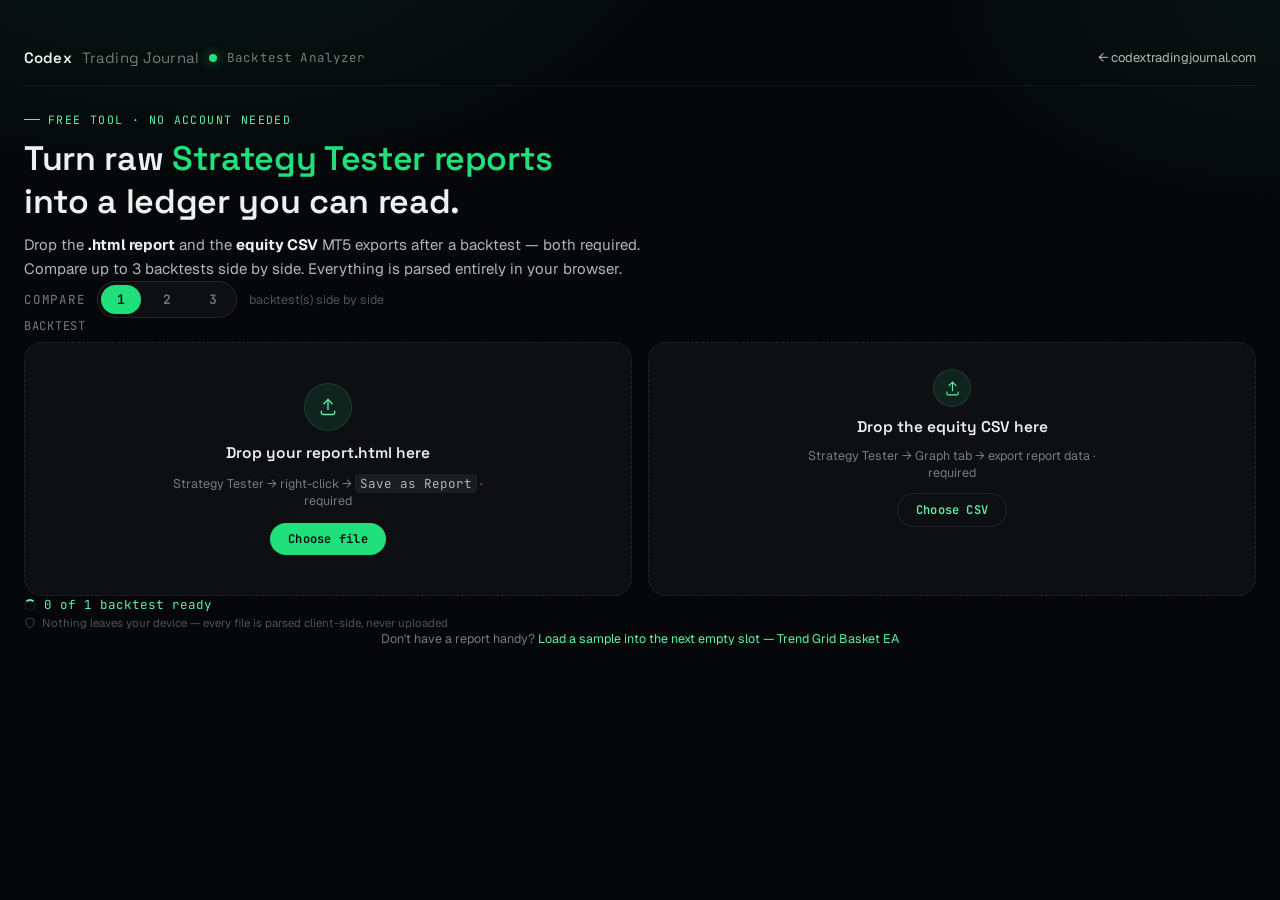
<file: backtest-analyzer.html>
<!doctype html>
<html lang="en">
<head>
<meta charset="utf-8" />
<meta name="viewport" content="width=device-width, initial-scale=1" />
<title>Backtest Analyzer — Codex Trading Journal</title>
<meta name="description" content="Drop MT5 Strategy Tester reports and get a readable drawdown ledger, balance curve, and lot/P&L breakdown — compare up to 3 backtests side by side, parsed entirely in your browser." />
<link rel="preconnect" href="https://fonts.googleapis.com" />
<link rel="preconnect" href="https://fonts.gstatic.com" crossorigin />
<link href="https://fonts.googleapis.com/css2?family=Space+Grotesk:wght@400;500;600;700&family=Geist:wght@300;400;500;600&family=JetBrains+Mono:wght@400;500;600&display=swap" rel="stylesheet" />
<style>
  :root {
    color-scheme: dark;
    --bg:#05070A; --bg-2:#080B0F; --bg-3:#0B1014;
    --glass:rgba(255,255,255,0.035); --glass-2:rgba(255,255,255,0.06);
    --line:rgba(255,255,255,0.09); --line-2:rgba(255,255,255,0.055);
    --ink:#EDF1F0; --ink-2:#AEB7B5; --ink-3:#727C7A; --ink-4:#4B5452;
    --neon:#1FE07A; --neon-2:#5CF0A8; --neon-deep:#0A8F4D;
    --neon-glow:rgba(31,224,122,0.55); --neon-tint:rgba(31,224,122,0.10);
    --loss:#FF6B6B; --loss-tint:rgba(255,107,107,0.12);
    --r-sm:8px; --r:12px; --r-lg:18px;
    --font-display:"Space Grotesk","Segoe UI",system-ui,sans-serif;
    --font-sans:"Geist","Segoe UI",Helvetica,Arial,sans-serif;
    --font-mono:"JetBrains Mono",ui-monospace,"SF Mono",Consolas,monospace;
  }
  * { box-sizing: border-box; }
  html,body { margin:0; padding:0; background:var(--bg); }
  body {
    color: var(--ink);
    font-family: var(--font-sans);
    -webkit-font-smoothing: antialiased;
    background:
      radial-gradient(900px 480px at 15% -10%, rgba(31,224,122,0.08), transparent 60%),
      radial-gradient(700px 420px at 100% 0%, rgba(31,224,122,0.05), transparent 55%),
      var(--bg);
    min-height: 100vh;
  }
  .wrap { max-width: 1360px; margin: 0 auto; padding: 48px 24px 90px; display:flex; flex-direction:column; gap:26px; }
  .wrap.is-comparing { max-width: 1560px; }

  .nav {
    display:flex; align-items:center; justify-content:space-between;
    padding-bottom: 18px; border-bottom: 1px solid var(--line-2);
  }
  .brand { display:flex; align-items:center; gap:10px; font-family: var(--font-display); font-weight:600; font-size:15px; letter-spacing:.01em; }
  .brand .dot { width:8px; height:8px; border-radius:50%; background:var(--neon); box-shadow:0 0 12px var(--neon-glow); }
  .brand .sub { color:var(--ink-3); font-weight:400; font-size:12.5px; font-family: var(--font-mono); }
  .back-link { color:var(--ink-2); font-size:13px; text-decoration:none; display:flex; align-items:center; gap:6px; }
  .back-link:hover { color: var(--neon-2); }

  .intro { display:flex; flex-direction:column; gap:10px; max-width: 680px; }
  .eyebrow {
    font-family: var(--font-mono); font-size:11.5px; letter-spacing:.12em; text-transform:uppercase;
    color: var(--neon-2); margin:0; display:flex; align-items:center; gap:8px;
  }
  .eyebrow::before { content:""; width:16px; height:1px; background:var(--neon-2); }
  h1 { font-family: var(--font-display); font-size:34px; font-weight:600; letter-spacing:-0.01em; margin:0; text-wrap:balance; }
  h1 .accent { color: var(--neon); }
  .lede { color: var(--ink-2); font-size:15px; line-height:1.6; margin:0; max-width: 62ch; }
  .lede b { color: var(--ink); }

  .compare-select { display:flex; align-items:center; gap:12px; flex-wrap:wrap; }
  .compare-label { font-family: var(--font-mono); font-size:12.5px; color:var(--ink-3); text-transform:uppercase; letter-spacing:.06em; }
  .compare-opts { display:flex; gap:6px; background: var(--glass); border:1px solid var(--line); border-radius:999px; padding:3px; }
  .compare-opt {
    font-family: var(--font-mono); font-size:13px; font-weight:600; color: var(--ink-3);
    background:none; border:none; border-radius:999px; padding:6px 16px; cursor:pointer;
  }
  .compare-opt:hover { color: var(--ink); }
  .compare-opt.active { background: var(--neon); color: var(--bg); }
  .compare-hint { font-size:12.5px; color: var(--ink-4); }

  #slotsContainer { display:flex; flex-direction:column; gap:18px; }
  .slot-block { display:flex; flex-direction:column; gap:8px; }
  .slot-label { font-family: var(--font-mono); font-size:12px; color: var(--ink-3); text-transform:uppercase; letter-spacing:.06em; display:flex; align-items:center; gap:8px; }
  .slot-label .slot-status { color: var(--neon-2); text-transform:none; letter-spacing:normal; }

  .upload-slots { display:grid; grid-template-columns:1fr 1fr; gap:16px; }
  @media (max-width:760px){ .upload-slots{grid-template-columns:1fr;} }

  .dropzone {
    position: relative;
    border: 1px dashed var(--line);
    border-radius: var(--r-lg);
    background: var(--glass);
    padding: 40px 24px;
    display:flex; flex-direction:column; align-items:center; text-align:center; gap:12px;
    transition: border-color .18s ease, background .18s ease;
    cursor: pointer;
  }
  .dropzone:hover, .dropzone.drag { border-color: var(--neon); background: var(--neon-tint); }
  .dropzone.busy { cursor: wait; opacity: .7; }
  .dropzone.dz-done { border-style: solid; border-color: var(--neon); }
  .dropzone-secondary { padding: 26px 22px; gap:10px; }
  .dropzone-secondary .dz-icon { width:38px; height:38px; }
  .dropzone-secondary .dz-icon svg { width:17px; height:17px; }
  .dz-icon {
    width:48px; height:48px; border-radius:50%;
    display:flex; align-items:center; justify-content:center;
    background: var(--neon-tint); border:1px solid var(--line);
  }
  .dz-icon svg { width:20px; height:20px; stroke:var(--neon-2); }
  .dz-title { font-family: var(--font-display); font-size:15.5px; font-weight:600; }
  .dz-sub { font-size:12.5px; color:var(--ink-3); max-width: 42ch; }
  .dz-sub code { font-family: var(--font-mono); color: var(--ink-2); background: var(--glass-2); padding: 1px 5px; border-radius:4px; }
  .dz-btn {
    margin-top:2px; font-family: var(--font-mono); font-size:12px; font-weight:600;
    color:var(--bg); background: var(--neon); border:none; border-radius: 999px;
    padding: 8px 18px; cursor:pointer; letter-spacing:.02em;
  }
  .dz-btn:hover { background: var(--neon-2); }
  .dz-btn-ghost { color: var(--neon-2); background: transparent; border: 1px solid var(--line); }
  .dz-btn-ghost:hover { background: var(--glass-2); color: var(--neon-2); }
  .csv-stage-status { font-size:11px; color: var(--neon-2); font-family: var(--font-mono); min-height: 14px; }
  .csv-stage-status.is-error { color: var(--loss); }
  .dz-privacy { font-size:11.5px; color:var(--ink-4); display:flex; align-items:center; gap:6px; margin-top:2px; align-self:center; }
  .dz-privacy svg { width:12px; height:12px; stroke:var(--ink-4); flex:none; }

  .wait-status {
    display:none; align-self:center; font-size:12.5px; font-family: var(--font-mono);
    color: var(--neon-2); align-items:center; gap:8px; text-align:center;
  }
  .wait-status.show { display:flex; }
  .wait-status .spin {
    width:12px; height:12px; border-radius:50%; border:2px solid var(--glass-2); border-top-color: var(--neon-2);
    animation: spin .8s linear infinite; flex:none;
  }
  @keyframes spin { to { transform: rotate(360deg); } }

  .sample-link { align-self:center; font-size:12.5px; color:var(--ink-3); text-align:center; }
  .sample-link a { color: var(--neon-2); text-decoration:none; cursor:pointer; }
  .sample-link a:hover { text-decoration:underline; }

  .error-banner {
    display:none; border:1px solid rgba(255,107,107,0.35); background: var(--loss-tint);
    border-radius: var(--r); padding:14px 18px; font-size:13px; color: var(--ink);
    align-items:flex-start; gap:10px;
  }
  .error-banner.show { display:flex; }
  .error-banner svg { width:18px; height:18px; flex:none; stroke: var(--loss); margin-top:1px; }
  .error-banner b { color: var(--loss); }
  .error-banner code { font-family: var(--font-mono); background: var(--glass-2); padding:1px 5px; border-radius:4px; }

  #uploadStage.hide { display:none; }

  .results-grid { display:none; gap:22px; grid-template-columns: repeat(var(--cols, 1), 1fr); }
  .results-grid.show { display:grid; }
  @media (max-width:1100px){ .results-grid { grid-template-columns: 1fr !important; } }

  .result-col {
    display:flex; flex-direction:column; gap:18px;
    background: var(--bg-2); border:1px solid var(--line-2); border-radius: var(--r-lg);
    padding: 18px; min-width: 0;
  }

  .masthead {
    display:flex; justify-content:space-between; align-items:flex-start; gap:14px; flex-wrap:wrap;
    border-bottom:1px solid var(--line-2); padding-bottom:16px;
  }
  .masthead h2 { font-family: var(--font-display); font-size:22px; font-weight:600; margin:0 0 6px; letter-spacing:-.01em; text-wrap:balance; }
  .masthead .meta { color:var(--ink-3); font-size:12.5px; }
  .masthead .meta b { color: var(--ink-2); font-weight:600; }

  .period-block { text-align:right; font-family: var(--font-mono); color:var(--ink-3); font-size:12px; line-height:1.6; }
  .period-block .cap { font-size:17px; color:var(--ink); font-weight:600; font-family: var(--font-display); }

  .top-actions { display:flex; justify-content:flex-end; }
  .reset-btn {
    font-family: var(--font-mono); font-size:12px; color:var(--ink-3); background:none;
    border:1px solid var(--line); border-radius:999px; padding:6px 14px; cursor:pointer;
  }
  .reset-btn:hover { color:var(--ink); border-color: var(--line-2); }

  .stat-row { display:grid; grid-template-columns: repeat(auto-fit, minmax(120px, 1fr)); gap:12px; }
  .tile {
    background: var(--glass); border:1px solid var(--line); border-radius: var(--r);
    padding:14px 16px; display:flex; flex-direction:column; gap:6px; min-width:0;
  }
  .tile .label { font-size:10.5px; text-transform:uppercase; letter-spacing:.08em; color:var(--ink-3); font-weight:600; font-family: var(--font-mono); }
  .tile .value { font-family: var(--font-mono); font-size:20px; font-weight:600; color:var(--ink); overflow-wrap:anywhere; }
  .tile .value.good { color: var(--neon-2); }
  .tile .value.critical { color: var(--loss); }
  .tile .sub { font-size:11.5px; color:var(--ink-3); }
  .tile .sub .flag { color: var(--loss); font-weight:600; }

  .panel { background: var(--glass); border:1px solid var(--line); border-radius: var(--r-lg); padding:18px 18px 14px; min-width:0; }
  .panel-head { display:flex; justify-content:space-between; align-items:baseline; flex-wrap:wrap; gap:8px; margin-bottom:4px; }
  .panel-title { font-family: var(--font-display); font-size:15.5px; font-weight:600; margin:0; }
  .panel-note { font-size:11.5px; color:var(--ink-4); font-family: var(--font-mono); }

  .chart-shell { position:relative; margin-top:6px; }
  .balance-chart-svg { width:100%; height:auto; display:block; overflow:visible; }
  .axis-label { font-size:10.5px; fill:var(--ink-4); font-family: var(--font-mono); }
  .grid-line { stroke: var(--line-2); stroke-width:1; }
  .peak-line { stroke: var(--ink-4); stroke-width:1; stroke-dasharray:3 4; }
  .balance-line { fill:none; stroke: var(--neon); stroke-width:2; filter: drop-shadow(0 0 5px var(--neon-glow)); }
  .balance-area { fill:url(#areaGrad); }
  .crash-dot { fill: var(--loss); stroke: var(--bg-2); stroke-width:2; }
  .peak-dot { fill: var(--neon); stroke: var(--bg-2); stroke-width:2; }
  .callout-text { font-size:11px; font-family: var(--font-mono); }
  .callout-title { fill: var(--loss); font-weight:700; }
  .callout-sub { fill: var(--ink-3); }
  .peak-label { fill: var(--ink-4); font-size:10.5px; font-family: var(--font-mono); }
  .hover-line { stroke: var(--ink-3); stroke-width:1; opacity:0; pointer-events:none; }
  .hover-dot { fill: var(--bg-2); stroke: var(--neon); stroke-width:2; opacity:0; pointer-events:none; }
  .tooltip {
    position:absolute; pointer-events:none; background: var(--bg-3); color:var(--ink);
    border:1px solid var(--line); font-family: var(--font-mono); font-size:11.5px; padding:5px 8px;
    border-radius:6px; opacity:0; transform:translate(-50%,-130%); white-space:nowrap;
    box-shadow:0 6px 18px rgba(0,0,0,0.5); z-index:5;
  }

  .duo { display:grid; grid-template-columns: repeat(auto-fit, minmax(160px, 1fr)); gap:14px; }
  .bars { display:flex; align-items:flex-end; gap:8px; height:140px; padding:6px 4px 0; border-bottom:1px solid var(--line-2); position:relative; }
  .bar-col { flex:1; display:flex; flex-direction:column; align-items:center; justify-content:flex-end; height:100%; gap:5px; min-width:0; }
  .bar-col .bar-val { font-size:10px; font-family: var(--font-mono); color:var(--ink-3); white-space:nowrap; }
  .bar { width:100%; max-width:28px; border-radius:4px 4px 0 0; transition:opacity .15s ease; }
  .bar.neon { background: linear-gradient(180deg, var(--neon-2), var(--neon-deep)); box-shadow:0 0 10px rgba(31,224,122,0.25); }
  .bar.good { background: var(--neon); }
  .bar-col:hover .bar { opacity:.75; }
  .bar-labels { display:flex; gap:8px; padding:6px 4px 0; }
  .bar-labels span { flex:1; text-align:center; font-size:10px; color:var(--ink-4); font-family: var(--font-mono); }

  .table-scroll { overflow-x:auto; margin-top:8px; }
  table { border-collapse:collapse; width:100%; min-width:560px; }
  thead th { text-align:left; font-size:10px; text-transform:uppercase; letter-spacing:.06em; color:var(--ink-4); font-weight:600; padding:0 8px 8px; border-bottom:1px solid var(--line-2); font-family: var(--font-mono); }
  thead th.num, tbody td.num { text-align:right; }
  tbody td { padding:8px; font-size:12.5px; border-bottom:1px solid var(--line-2); color:var(--ink-2); }
  tbody td.num { font-family: var(--font-mono); color:var(--ink); }
  tbody tr:last-child td { border-bottom:none; }
  tbody tr.worst td { background: var(--loss-tint); }
  .rank { color:var(--ink-4); font-family: var(--font-mono); }
  .depth-cell { display:flex; align-items:center; gap:8px; justify-content:flex-end; }
  .depth-bar-track { width:50px; height:6px; background:var(--line-2); border-radius:3px; overflow:hidden; }
  .depth-bar-fill { height:100%; background: var(--loss); border-radius:3px; }
  .neg { color: var(--loss); font-weight:600; }

  .period-cell { display:flex; align-items:center; gap:8px; flex-wrap:wrap; }
  .period-text { font-family: var(--font-mono); font-size:11.5px; }
  .duration-tag { font-family: var(--font-mono); font-size:10px; color:var(--ink-4); background:var(--glass-2); padding:1px 6px; border-radius:10px; }

  .daily-scroll { overflow-x:auto; }
  .daily-bars { display:flex; align-items:flex-end; gap:14px; height:110px; min-width:max-content; padding: 20px 6px 0; }
  .daily-col { display:flex; flex-direction:column; align-items:center; justify-content:flex-end; height:100%; gap:6px; width:48px; flex:none; position:relative; }
  .daily-bar { width:26px; border-radius:3px 3px 0 0; background: var(--loss); opacity:.85; }
  .daily-col.is-peak .daily-bar { background: var(--loss); opacity:1; box-shadow:0 0 8px rgba(255,107,107,0.45); }
  .daily-val { font-size:9px; font-family: var(--font-mono); color:var(--ink-4); position:absolute; top:-15px; white-space:nowrap; }
  .daily-col.is-peak .daily-val { color: var(--loss); font-weight:600; }
  .daily-date { font-size:9px; font-family: var(--font-mono); color:var(--ink-4); white-space:nowrap; }

  footer { font-size:10.5px; color:var(--ink-4); line-height:1.6; border-top:1px solid var(--line-2); padding-top:14px; }
  footer b { color:var(--ink-3); }

  @media (prefers-reduced-motion: reduce) { * { transition:none !important; } }
</style>
</head>
<body>
<div class="wrap" id="pageWrap">

  <div class="nav">
    <div class="brand">Codex<span style="color:var(--ink-3);font-weight:400"> Trading Journal</span><span class="dot"></span><span class="sub">Backtest Analyzer</span></div>
    <a class="back-link" href="index.html">&larr; codextradingjournal.com</a>
  </div>

  <div id="uploadStage">
    <div class="intro">
      <p class="eyebrow">Free tool &middot; no account needed</p>
      <h1>Turn raw <span class="accent">Strategy Tester reports</span> into a ledger you can read.</h1>
      <p class="lede">Drop the <b>.html report</b> and the <b>equity CSV</b> MT5 exports after a backtest — both required. Compare up to 3 backtests side by side. Everything is parsed entirely in your browser.</p>
    </div>

    <div class="compare-select">
      <span class="compare-label">Compare</span>
      <div class="compare-opts" id="compareOpts">
        <button type="button" class="compare-opt active" data-count="1">1</button>
        <button type="button" class="compare-opt" data-count="2">2</button>
        <button type="button" class="compare-opt" data-count="3">3</button>
      </div>
      <span class="compare-hint">backtest(s) side by side</span>
    </div>

    <div id="slotsContainer"></div>

    <div class="wait-status" id="waitStatus"></div>

    <div class="dz-privacy">
      <svg viewBox="0 0 24 24" fill="none" stroke-width="1.6"><path d="M12 2l8 3v6c0 5-3.5 8.5-8 11-4.5-2.5-8-6-8-11V5l8-3z"/></svg>
      Nothing leaves your device — every file is parsed client-side, never uploaded
    </div>

    <div class="error-banner" id="errorBanner">
      <svg viewBox="0 0 24 24" fill="none" stroke-linecap="round" stroke-linejoin="round" stroke-width="1.8"><path d="M12 9v4M12 17h.01M10.3 3.9L2.5 17a2 2 0 0 0 1.7 3h15.6a2 2 0 0 0 1.7-3L13.7 3.9a2 2 0 0 0-3.4 0z"/></svg>
      <div><b>Couldn't read this file.</b> <span id="errorMsg"></span></div>
    </div>

    <div class="sample-link">Don't have a report handy? <a id="sampleBtn">Load a sample into the next empty slot — Trend Grid Basket EA</a></div>
  </div>

  <div class="top-actions" id="topActions" style="display:none">
    <button class="reset-btn" id="resetBtn">&larr; Analyze another</button>
  </div>
  <div class="results-grid" id="resultsGrid"></div>

</div>

<template id="resultColumnTemplate">
  <div class="result-col">
    <div class="masthead">
      <div>
        <h2 data-el="rEaName">—</h2>
        <p class="meta">Symbol <b data-el="rSymbol">—</b> &middot; <span data-el="rPeriodLine"></span></p>
      </div>
      <div class="period-block">
        <div class="cap" data-el="rStartCap">—</div>
        <div>starting capital</div>
        <div style="margin-top:4px" data-el="rPeriodRange"></div>
      </div>
    </div>

    <div class="stat-row">
      <div class="tile">
        <div class="label">Net Profit</div>
        <div class="value" data-el="tNetProfit">—</div>
        <div class="sub" data-el="tNetProfitSub"></div>
      </div>
      <div class="tile">
        <div class="label">Worst realized drop</div>
        <div class="value critical" data-el="tRealizedDD">—</div>
        <div class="sub" data-el="tRealizedDDSub"></div>
      </div>
      <div class="tile">
        <div class="label">Worst floating drop</div>
        <div class="value critical" data-el="tFloatingDD">—</div>
        <div class="sub" data-el="tFloatingDDSub"></div>
      </div>
      <div class="tile">
        <div class="label">Lots traded (opened)</div>
        <div class="value" data-el="tLots">—</div>
        <div class="sub" data-el="tLotsSub"></div>
      </div>
    </div>

    <div class="panel">
      <div class="panel-head">
        <h3 class="panel-title" data-el="chartTitle">Balance curve</h3>
        <span class="panel-note" data-el="chartNote">hover to inspect</span>
      </div>
      <div class="chart-shell" data-el="chartShell">
        <svg data-el="balanceChart" class="balance-chart-svg" viewBox="0 0 1040 340" preserveAspectRatio="xMidYMid meet">
          <defs>
            <linearGradient data-el="areaGrad" x1="0" y1="0" x2="0" y2="1">
              <stop offset="0%" stop-color="var(--neon)" stop-opacity="0.30"/>
              <stop offset="100%" stop-color="var(--neon)" stop-opacity="0"/>
            </linearGradient>
          </defs>
          <g data-el="gridLayer"></g>
          <path data-el="areaPath" class="balance-area"></path>
          <line data-el="peakLine" class="peak-line"></line>
          <path data-el="linePath" class="balance-line"></path>
          <circle data-el="peakDot" class="peak-dot" r="4"></circle>
          <circle data-el="crashDot" class="crash-dot" r="4.5"></circle>
          <text data-el="peakLabel" class="peak-label"></text>
          <g data-el="callout"></g>
          <line data-el="hoverLine" class="hover-line" y1="10" y2="270"></line>
          <circle data-el="hoverDot" class="hover-dot" r="4.5"></circle>
          <g data-el="xAxis"></g>
          <g data-el="yAxis"></g>
        </svg>
        <div class="tooltip" data-el="tooltip"></div>
      </div>
    </div>

    <div class="duo">
      <div class="panel">
        <div class="panel-head"><h3 class="panel-title">Lots opened / month</h3></div>
        <div class="bars" data-el="lotsBars"></div>
        <div class="bar-labels" data-el="lotsLabels"></div>
      </div>
      <div class="panel">
        <div class="panel-head"><h3 class="panel-title">Net P/L / month</h3></div>
        <div class="bars" data-el="plBars"></div>
        <div class="bar-labels" data-el="plLabels"></div>
      </div>
    </div>

    <div class="panel" data-el="floatingPanel" style="display:none">
      <div class="panel-head">
        <h3 class="panel-title">Floating drawdown — equity CSV</h3>
        <span class="panel-note" data-el="floatingLedgerNote"></span>
      </div>
      <div class="panel-note" style="margin-bottom:6px">10 deepest floating drawdowns &middot; ordered chronologically.</div>
      <div class="daily-scroll"><div class="daily-bars" data-el="underwaterBars"></div></div>

      <div class="panel-note" style="margin:16px 0 8px">Minute-level equity samples — exact timestamps, not just dates.</div>
      <div class="table-scroll">
        <table>
          <thead><tr><th>#</th><th class="num">Peak</th><th>Period</th><th class="num">Depth</th><th class="num">%</th></tr></thead>
          <tbody data-el="floatingLedgerBody"></tbody>
        </table>
      </div>
    </div>

    <footer>
      <b>Reading notes —</b> "Realized" figures come from the report's Balance column (deal-by-deal). "Floating" drawdown comes from the equity CSV's
      per-minute samples and reflects unrealized loss while a position/basket was still open. Lot totals count entry ("in") deals only; pending orders are excluded.
    </footer>
  </div>
</template>

<script>
(function(){
  'use strict';

  const MAX_FILE_BYTES = 80 * 1024 * 1024; // 80MB safety cap per file
  const fmt = n => n.toLocaleString('en-US', {minimumFractionDigits:2, maximumFractionDigits:2});
  const fmt0 = n => n.toLocaleString('en-US', {minimumFractionDigits:0, maximumFractionDigits:2});
  const MONTHS = ["Jan","Feb","Mar","Apr","May","Jun","Jul","Aug","Sep","Oct","Nov","Dec"];
  const shortDate = iso => { const [y,m,d]=iso.split('-').map(Number); return `${d} ${MONTHS[m-1]}`; };
  const tinyDate   = iso => { const [y,m,d]=iso.split('-').map(Number); return `${MONTHS[m-1]} ${d}`; };
  const daysBetween = (a,b) => Math.round((new Date(b) - new Date(a)) / 86400000);
  const $ = (scope, key) => scope.querySelector(`[data-el="${key}"]`);

  // ================= Parsing (report .html) =================
  function decodeReport(arrayBuffer){
    const bytes = new Uint8Array(arrayBuffer);
    let encoding = 'utf-8';
    if (bytes[0] === 0xFF && bytes[1] === 0xFE) encoding = 'utf-16le';
    else if (bytes[0] === 0xFE && bytes[1] === 0xFF) encoding = 'utf-16be';
    return new TextDecoder(encoding).decode(arrayBuffer);
  }

  function grabField(html, label){
    const esc = label.replace(/[.*+?^${}()|[\]\\]/g, '\\$&');
    const re = new RegExp(esc + '\\s*:?\\s*</td>\\s*<td[^>]*>(?:<b>)?([^<]*)', 'i');
    const m = html.match(re);
    return m ? m[1].trim() : null;
  }

  function parseNumPct(raw){
    if (!raw) return {value:null, pct:null};
    const m = raw.match(/(-?[\d\s.]+)\s*(?:\(([\d.]+)%\))?/);
    if (!m) return {value:null, pct:null};
    return { value: parseFloat(m[1].replace(/\s/g,'')), pct: m[2] ? parseFloat(m[2]) : null };
  }

  function parseReport(html){
    const dealsMarker = '<b>Deals</b>';
    const dealsIdx = html.indexOf(dealsMarker);
    if (dealsIdx === -1) {
      throw new Error('This file has no "Deals" table — it may be an Optimization Report, a chart image, or an unrelated HTML file.');
    }
    const dealsSection = html.slice(dealsIdx);
    const rowRe = /<tr bgcolor="#(?:FFFFFF|F7F7F7)" align=right>([\s\S]*?)<\/tr>/g;
    const cellRe = /<td[^>]*>([\s\S]*?)<\/td>/g;
    const cleanNum = s => { const t = s.replace(/ /g,' ').replace(/ /g,'').trim(); return t === '' ? null : parseFloat(t); };

    const deals = [];
    let m;
    while ((m = rowRe.exec(dealsSection))) {
      const row = m[1];
      const cells = [];
      let cm; cellRe.lastIndex = 0;
      while ((cm = cellRe.exec(row))) cells.push(cm[1]);
      const [timeS, dealNo, symbol, type, direction, vol, price, order, comm, swap, profit, balance] = cells;
      if (!timeS || !timeS.trim()) continue;
      const [datePart, timePart] = timeS.trim().split(' ');
      const [y,mo,d] = datePart.split('.').map(Number);
      const [hh,mi,ss] = (timePart||'0:0:0').split(':').map(Number);
      deals.push({
        time: Date.UTC(y, mo-1, d, hh, mi, ss),
        dateStr: datePart.replace(/\./g,'-'),
        symbol: (symbol||'').trim(),
        dir: (direction||'').trim(),
        vol: cleanNum(vol||''),
        profit: cleanNum(profit||''),
        balance: cleanNum(balance||''),
      });
    }
    if (deals.length < 2) {
      throw new Error('The Deals table in this file is empty — nothing to analyze.');
    }

    const netProfit = parseNumPct(grabField(html, 'Total Net Profit'));
    const balanceDD = parseNumPct(grabField(html, 'Balance Drawdown Maximal'));
    const equityDD  = parseNumPct(grabField(html, 'Equity Drawdown Maximal'));
    const profitFactor = grabField(html, 'Profit Factor');
    const totalTrades = grabField(html, 'Total Trades');
    const expert = grabField(html, 'Expert') || 'Expert Advisor';
    const symbolField = grabField(html, 'Symbol') || (deals.find(d=>d.symbol)||{}).symbol || '—';

    return { deals, summary: { netProfit, balanceDD, equityDD, profitFactor, totalTrades, expert, symbol: symbolField } };
  }

  // ================= Model computation (report) =================
  function computeModel(deals){
    const monthlyLotsMap = new Map();
    const monthlyPLMap = new Map();
    let totalLots = 0;

    for (let i = 1; i < deals.length; i++) {
      const d = deals[i];
      const key = d.dateStr.slice(0,7);
      if (d.dir === 'in' && d.vol) {
        monthlyLotsMap.set(key, (monthlyLotsMap.get(key)||0) + d.vol);
        totalLots += d.vol;
      }
      if (d.profit !== null) {
        monthlyPLMap.set(key, (monthlyPLMap.get(key)||0) + d.profit);
      }
    }
    const monthKeys = [...new Set([...monthlyLotsMap.keys(), ...monthlyPLMap.keys()])].sort();
    const monthLabel = k => { const [y,m] = k.split('-').map(Number); return MONTHS[m-1]; };
    const monthlyLots = monthKeys.map(k => [monthLabel(k), +(monthlyLotsMap.get(k)||0).toFixed(2)]);
    const monthlyPL   = monthKeys.map(k => [monthLabel(k), +(monthlyPLMap.get(k)||0).toFixed(2)]);

    let peak = deals[0].balance, peakTime = deals[0].time;
    let current = null;
    const episodes = [];
    for (let i = 1; i < deals.length; i++) {
      const b = deals[i].balance, t = deals[i].time;
      if (b === null) continue;
      if (b >= peak) {
        if (current) { current.recoverTime = t; episodes.push(current); current = null; }
        peak = b; peakTime = t;
      } else {
        if (!current) current = { peak, peakTime, trough:b, troughTime:t };
        else if (b < current.trough) { current.trough = b; current.troughTime = t; }
      }
    }
    if (current) { current.recoverTime = null; episodes.push(current); }
    for (const e of episodes) { e.depth = e.peak - e.trough; e.pct = e.depth/e.peak*100; }
    const top10 = [...episodes].sort((a,b)=>b.depth-a.depth).slice(0,10);

    const isoDate = t => new Date(t).toISOString().slice(0,10);
    const ledger = top10.map(e => ({
      peak: e.peak, peakDate: isoDate(e.peakTime),
      trough: e.trough, troughDate: isoDate(e.troughTime),
      depth: +e.depth.toFixed(2), pct: +e.pct.toFixed(2),
      recovered: e.recoverTime ? isoDate(e.recoverTime) : null,
    }));

    const n = deals.length;
    const step = Math.max(1, Math.floor(n/900));
    const idxSet = new Set();
    for (let i = 0; i < n; i += step) idxSet.add(i);
    idxSet.add(n-1);
    if (top10.length) {
      const worst = top10[0];
      let peakIdx=0, troughIdx=0, bestP=Infinity, bestT=Infinity;
      for (let i=0;i<n;i++){
        const dp = Math.abs(deals[i].time - worst.peakTime);
        const dt = Math.abs(deals[i].time - worst.troughTime);
        if (dp < bestP) { bestP = dp; peakIdx = i; }
        if (dt < bestT) { bestT = dt; troughIdx = i; }
      }
      idxSet.add(peakIdx); idxSet.add(troughIdx);
    }
    const curve = [...idxSet].sort((a,b)=>a-b)
      .filter(i => deals[i].balance !== null)
      .map(i => ({ t: deals[i].dateStr, b: deals[i].balance }));

    return {
      monthlyLots, monthlyPL, ledger, curve,
      totalLots: +totalLots.toFixed(2),
      startingBalance: deals[0].balance,
      finalBalance: deals[deals.length-1].balance,
      periodStart: deals[0].dateStr,
      periodEnd: deals[deals.length-1].dateStr,
      totalDeals: deals.length - 1,
      DATASET_END: deals[deals.length-1].dateStr,
    };
  }

  // ================= Parsing (equity CSV) =================
  function parseEquityCsv(text){
    const lines = text.split(/\r?\n/).filter(l => l.trim().length);
    if (!lines.length || !/<DATE>/i.test(lines[0])) {
      throw new Error('This doesn\'t look like a Strategy Tester equity export — expected a <DATE> / <BALANCE> / <EQUITY> header row.');
    }
    const rows = [];
    for (let i = 1; i < lines.length; i++) {
      const parts = lines[i].split('\t');
      if (parts.length < 3) continue;
      const dateS = parts[0].trim();
      const [datePart, timePart] = dateS.split(' ');
      const [y,mo,d] = datePart.split('.').map(Number);
      const [hh,mi] = (timePart||'0:0').split(':').map(Number);
      const equity = parseFloat(parts[2]);
      if (!isFinite(equity)) continue;
      rows.push({
        time: Date.UTC(y, mo-1, d, hh, mi),
        dateStr: datePart.replace(/\./g,'-'),
        timeStr: timePart || '00:00',
        equity,
      });
    }
    if (rows.length < 2) throw new Error('The equity export has no usable rows.');
    return rows;
  }

  function computeEquityEpisodes(rows){
    let peak = rows[0].equity, peakTime = rows[0].time;
    let current = null;
    const episodes = [];
    for (let i = 1; i < rows.length; i++) {
      const r = rows[i];
      if (r.equity >= peak) {
        if (current) { current.recoverTime = r.time; episodes.push(current); current = null; }
        peak = r.equity; peakTime = r.time;
      } else {
        if (!current) current = { peak, peakTime, trough: r.equity, troughTime: r.time };
        else if (r.equity < current.trough) { current.trough = r.equity; current.troughTime = r.time; }
      }
    }
    if (current) { current.recoverTime = null; episodes.push(current); }
    for (const e of episodes) { e.depth = e.peak - e.trough; e.pct = e.depth/e.peak*100; }
    return [...episodes].sort((a,b)=>b.depth-a.depth).slice(0,10);
  }

  function fmtDateTime(t){
    const d = new Date(t);
    return `${shortDate(d.toISOString().slice(0,10))} ${String(d.getUTCHours()).padStart(2,'0')}:${String(d.getUTCMinutes()).padStart(2,'0')}`;
  }

  // ================= Rendering (scoped to a .result-col element) =================
  function renderChartIn(scope, curve){
    const svg = $(scope,'balanceChart');
    ['gridLayer','yAxis','xAxis','callout'].forEach(k => { $(scope,k).innerHTML = ''; });

    const W=1040,H=340,padL=62,padR=24,padT=16,padB=30;
    const plotW=W-padL-padR, plotH=H-padT-padB;
    const t0=new Date(curve[0].t).getTime(), tN=new Date(curve[curve.length-1].t).getTime();
    const xScale = t => padL + (tN===t0 ? 0 : ((new Date(t).getTime()-t0)/(tN-t0))) * plotW;
    const bMin=Math.min(...curve.map(d=>d.b)), bMax=Math.max(...curve.map(d=>d.b));
    const yPad=(bMax-bMin)*0.08 || 1;
    const yScale = b => padT + (1 - (b-(bMin-yPad))/((bMax+yPad)-(bMin-yPad))) * plotH;

    const pts = curve.map(d=>[xScale(d.t), yScale(d.b)]);
    const linePath = pts.map((p,i)=>(i===0?'M':'L')+p[0].toFixed(2)+','+p[1].toFixed(2)).join(' ');
    const areaPath = linePath + ` L${pts[pts.length-1][0].toFixed(2)},${(padT+plotH).toFixed(2)} L${pts[0][0].toFixed(2)},${(padT+plotH).toFixed(2)} Z`;
    $(scope,'linePath').setAttribute('d', linePath);
    $(scope,'areaPath').setAttribute('d', areaPath);

    const gridLayer = $(scope,'gridLayer'), yAxis = $(scope,'yAxis');
    for (let i=0;i<=4;i++){
      const val = (bMin-yPad) + ((bMax+yPad)-(bMin-yPad)) * (i/4);
      const y = yScale(val);
      const gl = document.createElementNS('http://www.w3.org/2000/svg','line');
      gl.setAttribute('x1',padL); gl.setAttribute('x2',W-padR);
      gl.setAttribute('y1',y.toFixed(2)); gl.setAttribute('y2',y.toFixed(2));
      gl.setAttribute('class','grid-line'); gridLayer.appendChild(gl);
      const tx = document.createElementNS('http://www.w3.org/2000/svg','text');
      tx.setAttribute('x',padL-8); tx.setAttribute('y',(y+3).toFixed(2));
      tx.setAttribute('text-anchor','end'); tx.setAttribute('class','axis-label');
      tx.textContent = '$'+Math.round(val).toLocaleString('en-US');
      yAxis.appendChild(tx);
    }
    const xAxis = $(scope,'xAxis');
    const startD = new Date(curve[0].t), endD = new Date(curve[curve.length-1].t);
    const monthCursor = new Date(Date.UTC(startD.getUTCFullYear(), startD.getUTCMonth(), 1));
    while (monthCursor <= endD) {
      const iso = monthCursor.toISOString().slice(0,10);
      const mt = monthCursor.getTime();
      if (mt >= t0 && mt <= tN) {
        const x = xScale(iso);
        const tx = document.createElementNS('http://www.w3.org/2000/svg','text');
        tx.setAttribute('x',x); tx.setAttribute('y',H-8);
        tx.setAttribute('text-anchor','middle'); tx.setAttribute('class','axis-label');
        tx.textContent = monthCursor.toLocaleString('en-US',{month:'short', timeZone:'UTC'});
        xAxis.appendChild(tx);
      }
      monthCursor.setUTCMonth(monthCursor.getUTCMonth()+1);
    }

    let peakPoint = curve[0], peakIdx = 0;
    curve.forEach((d,i)=>{ if (d.b > peakPoint.b) { peakPoint = d; peakIdx = i; } });
    let troughPoint = peakPoint;
    for (let i=peakIdx;i<curve.length;i++) if (curve[i].b < troughPoint.b) troughPoint = curve[i];
    const peakXY = [xScale(peakPoint.t), yScale(peakPoint.b)];
    const troughXY = [xScale(troughPoint.t), yScale(troughPoint.b)];
    $(scope,'peakDot').setAttribute('cx',peakXY[0]);
    $(scope,'peakDot').setAttribute('cy',peakXY[1]);
    $(scope,'crashDot').setAttribute('cx',troughXY[0]);
    $(scope,'crashDot').setAttribute('cy',troughXY[1]);
    const peakLine = $(scope,'peakLine');
    peakLine.setAttribute('x1',peakXY[0]); peakLine.setAttribute('y1',peakXY[1]);
    peakLine.setAttribute('x2',W-padR); peakLine.setAttribute('y2',peakXY[1]);
    const peakLabel = $(scope,'peakLabel');
    peakLabel.setAttribute('x',W-padR); peakLabel.setAttribute('y',peakXY[1]-8);
    peakLabel.setAttribute('text-anchor','end');
    const reclaimed = troughPoint === peakPoint ? '' : (curve[curve.length-1].b >= peakPoint.b ? ' — reclaimed' : ' — not reclaimed');
    peakLabel.textContent = 'peak $'+fmt0(peakPoint.b)+reclaimed;

    if (troughPoint !== peakPoint) {
      const callout = $(scope,'callout');
      const cx = Math.min(troughXY[0]+14, W-padR-190), cy = Math.min(troughXY[1]+18, H-padB-30);
      const t1 = document.createElementNS('http://www.w3.org/2000/svg','text');
      t1.setAttribute('x',cx); t1.setAttribute('y',cy); t1.setAttribute('class','callout-text callout-title');
      t1.textContent = '−'+fmt(peakPoint.b - troughPoint.b);
      const t2 = document.createElementNS('http://www.w3.org/2000/svg','text');
      t2.setAttribute('x',cx); t2.setAttribute('y',cy+15); t2.setAttribute('class','callout-text callout-sub');
      t2.textContent = shortDate(troughPoint.t) + ', deepest realized drop';
      callout.appendChild(t1); callout.appendChild(t2);
    }

    const hoverLine = $(scope,'hoverLine'), hoverDot = $(scope,'hoverDot');
    const tooltip = $(scope,'tooltip'), shell = $(scope,'chartShell');
    function nearestIndex(mx){
      let lo=0, hi=curve.length-1;
      while (lo<hi) { const mid=(lo+hi)>>1; if (xScale(curve[mid].t) < mx) lo=mid+1; else hi=mid; }
      return lo;
    }
    svg.onmousemove = (ev) => {
      const rect = svg.getBoundingClientRect(); const scaleX = W/rect.width;
      const mx = (ev.clientX - rect.left) * scaleX;
      if (mx < padL || mx > W-padR) return;
      const d = curve[nearestIndex(mx)];
      const px = xScale(d.t), py = yScale(d.b);
      hoverLine.setAttribute('x1',px); hoverLine.setAttribute('x2',px); hoverLine.style.opacity = 1;
      hoverDot.setAttribute('cx',px); hoverDot.setAttribute('cy',py); hoverDot.style.opacity = 1;
      const rectShell = shell.getBoundingClientRect(); const scaleShell = rectShell.width / W;
      tooltip.style.left = (px*scaleShell)+'px'; tooltip.style.top = (py*scaleShell)+'px'; tooltip.style.opacity = 1;
      tooltip.innerHTML = d.t + ' &middot; $' + fmt(d.b);
    };
    svg.onmouseleave = () => { hoverLine.style.opacity = 0; hoverDot.style.opacity = 0; tooltip.style.opacity = 0; };
  }

  function buildBarsIn(scope, barsKey, labelsKey, data, cls, valueFmt){
    const barsEl = $(scope,barsKey), labelsEl = $(scope,labelsKey);
    barsEl.innerHTML = ''; labelsEl.innerHTML = '';
    if (!data.length) return;
    const max = Math.max(...data.map(d=>d[1]), 1);
    data.forEach(([label,val]) => {
      const col = document.createElement('div'); col.className = 'bar-col';
      const v = document.createElement('div'); v.className = 'bar-val'; v.textContent = valueFmt(val);
      const bar = document.createElement('div'); bar.className = 'bar '+cls;
      bar.style.height = Math.max(4, (val/max)*110) + 'px';
      col.appendChild(v); col.appendChild(bar); barsEl.appendChild(col);
      const lab = document.createElement('span'); lab.textContent = label; labelsEl.appendChild(lab);
    });
  }

  function buildFloatingLedgerIn(scope, episodes){
    const tbody = $(scope,'floatingLedgerBody');
    tbody.innerHTML = '';
    if (!episodes.length) return;
    const maxDepth = Math.max(...episodes.map(e=>e.depth));
    episodes.forEach((e,i) => {
      const durMs = e.troughTime - e.peakTime;
      const durMin = Math.round(durMs/60000);
      const durLabel = durMin < 60 ? `${durMin}m` : (durMin < 1440 ? `${(durMin/60).toFixed(1)}h` : `${(durMin/1440).toFixed(1)}d`);
      const periodLabel = e.recoverTime
        ? `${fmtDateTime(e.peakTime)} &rarr; ${fmtDateTime(e.recoverTime)}`
        : `${fmtDateTime(e.peakTime)} &rarr; ongoing`;
      const tr = document.createElement('tr'); if (i===0) tr.classList.add('worst');
      tr.innerHTML = `
        <td class="rank">${i+1}</td>
        <td class="num">$${fmt(e.peak)}</td>
        <td><div class="period-cell"><span class="period-text">${periodLabel}</span><span class="duration-tag">${durLabel}</span></div></td>
        <td class="num"><div class="depth-cell"><span class="neg">&minus;$${fmt(e.depth)}</span>
          <div class="depth-bar-track"><div class="depth-bar-fill" style="width:${(e.depth/maxDepth*100).toFixed(0)}%"></div></div></div></td>
        <td class="num neg">&minus;${e.pct.toFixed(2)}%</td>`;
      tbody.appendChild(tr);
    });
  }

  function buildUnderwaterChartIn(scope, episodes){
    const container = $(scope,'underwaterBars');
    container.innerHTML = '';
    if (!episodes.length) return;
    const chrono = [...episodes].sort((a,b)=>a.peakTime-b.peakTime);
    const dMax = Math.max(...chrono.map(e=>e.depth), 1);
    let peakIdx = 0;
    chrono.forEach((e,i) => { if (e.depth > chrono[peakIdx].depth) peakIdx = i; });
    const html = chrono.map((e,i) => {
      const isPeak = i === peakIdx;
      const h = Math.max(4, (e.depth/dMax)*80);
      const cls = ['daily-col']; if (isPeak) cls.push('is-peak');
      const valLabel = '&minus;$'+Math.round(e.depth).toLocaleString('en-US');
      return `<div class="${cls.join(' ')}"><span class="daily-val">${valLabel}</span>
                <div class="daily-bar" style="height:${h.toFixed(0)}px"></div>
                <span class="daily-date">${tinyDate(new Date(e.peakTime).toISOString().slice(0,10))}</span></div>`;
    }).join('');
    container.innerHTML = html;
  }

  function applyFloatingDataPrecomputedIn(scope, episodes, nSamples){
    if (episodes.length) {
      const worst = episodes[0];
      $(scope,'tFloatingDD').textContent = '−'+fmt(worst.depth);
      $(scope,'tFloatingDDSub').innerHTML =
        `<span class="flag">−${worst.pct.toFixed(2)}%</span> ${fmtDateTime(worst.peakTime)} &rarr; ${fmtDateTime(worst.troughTime)}` +
        (worst.recoverTime ? ` &middot; recovered ${fmtDateTime(worst.recoverTime)}` : ' &middot; still open at end of data');
    }
    $(scope,'floatingLedgerNote').innerHTML = `${episodes.length} shown &middot; from ${nSamples.toLocaleString('en-US')} equity samples`;
    buildFloatingLedgerIn(scope, episodes);
    buildUnderwaterChartIn(scope, episodes);
    $(scope,'floatingPanel').style.display = '';
  }

  function applyFloatingDataIn(scope, rows){
    applyFloatingDataPrecomputedIn(scope, computeEquityEpisodes(rows), rows.length);
  }

  function renderResultsIn(scope, summary, model){
    $(scope,'rEaName').textContent = summary.expert;
    $(scope,'rSymbol').textContent = summary.symbol;
    $(scope,'rPeriodLine').textContent = `${model.totalDeals.toLocaleString('en-US')} deals`;
    $(scope,'rStartCap').textContent = '$'+fmt(model.startingBalance);
    $(scope,'rPeriodRange').textContent = `${shortDate(model.periodStart)} → ${shortDate(model.periodEnd)}`;

    const pct = ((model.finalBalance - model.startingBalance) / model.startingBalance * 100);
    const npEl = $(scope,'tNetProfit');
    npEl.textContent = (model.finalBalance>=model.startingBalance?'+':'') + fmt(model.finalBalance - model.startingBalance);
    npEl.className = 'value ' + (model.finalBalance>=model.startingBalance ? 'good' : 'critical');
    $(scope,'tNetProfitSub').textContent =
      `${pct>=0?'+':''}${pct.toFixed(1)}% on starting capital` + (summary.profitFactor ? ` · PF ${summary.profitFactor}` : '');

    const worst = model.ledger[0];
    if (worst) {
      $(scope,'tRealizedDD').textContent = '−'+fmt(worst.depth);
      $(scope,'tRealizedDDSub').textContent =
        `−${worst.pct.toFixed(2)}% · ${shortDate(worst.peakDate)}${worst.troughDate!==worst.peakDate?' → '+shortDate(worst.troughDate):''}`;
    } else {
      $(scope,'tRealizedDD').textContent = '—';
      $(scope,'tRealizedDDSub').textContent = 'no drawdown detected';
    }

    $(scope,'tLots').textContent = model.totalLots.toLocaleString('en-US',{minimumFractionDigits:2});
    $(scope,'tLotsSub').textContent = `across ${summary.totalTrades || model.totalDeals} round-trip trades`;

    $(scope,'chartTitle').textContent =
      model.ledger[0] && model.finalBalance < model.ledger[0].peak
        ? 'Balance curve — peak not reclaimed'
        : 'Balance curve';
    $(scope,'chartNote').textContent = `${model.totalDeals.toLocaleString('en-US')} deals`;

    renderChartIn(scope, model.curve);
    buildBarsIn(scope, 'lotsBars','lotsLabels', model.monthlyLots, 'neon', v=>v.toFixed(2));
    buildBarsIn(scope, 'plBars','plLabels', model.monthlyPL, 'good', v=>(v>=0?'+':'')+Math.round(v).toLocaleString('en-US'));
  }

  // ================= Multi-slot upload & comparison orchestration =================
  const MAX_SLOTS = 3;
  let compareCount = 1;
  const slots = []; // { pendingReport, pendingCsvRows, isSample, els }
  for (let i=0;i<MAX_SLOTS;i++) slots.push({ pendingReport:null, pendingCsvRows:null, isSample:false, els:null });

  const slotsContainer = document.getElementById('slotsContainer');
  const waitStatus = document.getElementById('waitStatus');
  const errorBanner = document.getElementById('errorBanner');
  const errorMsg = document.getElementById('errorMsg');
  const resultsGrid = document.getElementById('resultsGrid');
  const topActions = document.getElementById('topActions');
  const pageWrap = document.getElementById('pageWrap');
  const resultColumnTemplate = document.getElementById('resultColumnTemplate');

  function showError(msg){ errorMsg.textContent = msg; errorBanner.classList.add('show'); }
  function clearError(){ errorBanner.classList.remove('show'); }

  function slotLabel(i, n){ return n <= 1 ? 'Backtest' : `Backtest ${i+1}`; }

  function buildSlotDOM(i){
    const wrap = document.createElement('div');
    wrap.className = 'slot-block';
    wrap.innerHTML = `
      <div class="slot-label"><span>${slotLabel(i, compareCount)}</span><span class="slot-status" data-role="status"></span></div>
      <div class="upload-slots">
        <div class="dropzone" data-role="reportDz">
          <div class="dz-icon"><svg viewBox="0 0 24 24" fill="none" stroke-width="1.6" stroke-linecap="round" stroke-linejoin="round"><path d="M12 3v12"/><path d="M7 8l5-5 5 5"/><path d="M4 17v2a2 2 0 0 0 2 2h12a2 2 0 0 0 2-2v-2"/></svg></div>
          <div class="dz-title" data-role="reportTitle">Drop your report.html here</div>
          <div class="dz-sub">Strategy Tester &rarr; right-click &rarr; <code>Save as Report</code> &middot; required</div>
          <button class="dz-btn" type="button" data-role="reportBtn">Choose file</button>
          <input type="file" accept=".htm,.html,text/html" hidden data-role="reportInput" />
        </div>
        <div class="dropzone dropzone-secondary" data-role="csvDz">
          <div class="dz-icon"><svg viewBox="0 0 24 24" fill="none" stroke-width="1.6" stroke-linecap="round" stroke-linejoin="round"><path d="M12 3v12"/><path d="M7 8l5-5 5 5"/><path d="M4 17v2a2 2 0 0 0 2 2h12a2 2 0 0 0 2-2v-2"/></svg></div>
          <div class="dz-title" data-role="csvTitle">Drop the equity CSV here</div>
          <div class="dz-sub">Strategy Tester &rarr; Graph tab &rarr; export report data &middot; required</div>
          <button class="dz-btn dz-btn-ghost" type="button" data-role="csvBtn">Choose CSV</button>
          <input type="file" accept=".csv" hidden data-role="csvInput" />
          <div class="csv-stage-status" data-role="csvStatus"></div>
        </div>
      </div>`;
    slotsContainer.appendChild(wrap);

    const els = {
      wrap,
      status: wrap.querySelector('[data-role="status"]'),
      reportDz: wrap.querySelector('[data-role="reportDz"]'),
      reportTitle: wrap.querySelector('[data-role="reportTitle"]'),
      reportBtn: wrap.querySelector('[data-role="reportBtn"]'),
      reportInput: wrap.querySelector('[data-role="reportInput"]'),
      csvDz: wrap.querySelector('[data-role="csvDz"]'),
      csvTitle: wrap.querySelector('[data-role="csvTitle"]'),
      csvBtn: wrap.querySelector('[data-role="csvBtn"]'),
      csvInput: wrap.querySelector('[data-role="csvInput"]'),
      csvStatus: wrap.querySelector('[data-role="csvStatus"]'),
    };
    slots[i].els = els;

    const reportDefaultTitle = 'Drop your report.html here';
    const csvDefaultTitle = 'Drop the equity CSV here';

    function handleReportFile(file){
      if (!file) return;
      clearError();
      if (file.size > MAX_FILE_BYTES) {
        showError(`This file is ${(file.size/1024/1024).toFixed(0)}MB — larger than the ${MAX_FILE_BYTES/1024/1024}MB limit.`);
        return;
      }
      els.reportDz.classList.add('busy');
      els.reportTitle.textContent = 'Reading report…';
      const reader = new FileReader();
      reader.onload = () => {
        setTimeout(() => {
          try {
            const html = decodeReport(reader.result);
            const { deals, summary } = parseReport(html);
            const model = computeModel(deals);
            slots[i].pendingReport = { summary, model };
            els.reportDz.classList.add('dz-done');
            els.reportTitle.textContent = summary.expert;
            updateSlotStatus(i);
            tryRenderAll();
          } catch (err) {
            showError(err.message || 'Unrecognized file format.');
            els.reportTitle.textContent = reportDefaultTitle;
          } finally {
            els.reportDz.classList.remove('busy');
          }
        }, 0);
      };
      reader.onerror = () => {
        showError('Could not read the file from disk.');
        els.reportDz.classList.remove('busy');
        els.reportTitle.textContent = reportDefaultTitle;
      };
      reader.readAsArrayBuffer(file);
    }

    function handleCsvFile(file){
      if (!file) return;
      clearError();
      els.csvDz.classList.add('busy');
      els.csvTitle.textContent = 'Reading equity CSV…';
      els.csvStatus.textContent = '';
      els.csvStatus.classList.remove('is-error');
      const reader = new FileReader();
      reader.onload = () => {
        setTimeout(() => {
          try {
            const text = decodeReport(reader.result);
            const rows = parseEquityCsv(text);
            slots[i].pendingCsvRows = rows;
            slots[i].isSample = false;
            els.csvDz.classList.add('dz-done');
            els.csvTitle.textContent = 'Equity CSV ready';
            els.csvStatus.textContent = `✓ ${rows.length.toLocaleString('en-US')} samples`;
            els.csvStatus.classList.remove('is-error');
            updateSlotStatus(i);
            tryRenderAll();
          } catch (err) {
            els.csvTitle.textContent = csvDefaultTitle;
            els.csvStatus.textContent = err.message || 'Could not read this CSV.';
            els.csvStatus.classList.add('is-error');
          } finally {
            els.csvDz.classList.remove('busy');
          }
        }, 0);
      };
      reader.onerror = () => {
        els.csvDz.classList.remove('busy');
        els.csvTitle.textContent = csvDefaultTitle;
        els.csvStatus.textContent = 'Could not read the file from disk.';
        els.csvStatus.classList.add('is-error');
      };
      reader.readAsArrayBuffer(file);
    }

    els.reportDz.addEventListener('click', () => els.reportInput.click());
    els.reportBtn.addEventListener('click', (e) => { e.stopPropagation(); els.reportInput.click(); });
    els.reportInput.addEventListener('change', (e) => handleReportFile(e.target.files[0]));
    ['dragenter','dragover'].forEach(evt => els.reportDz.addEventListener(evt, (e) => { e.preventDefault(); els.reportDz.classList.add('drag'); }));
    ['dragleave','drop'].forEach(evt => els.reportDz.addEventListener(evt, (e) => { e.preventDefault(); els.reportDz.classList.remove('drag'); }));
    els.reportDz.addEventListener('drop', (e) => handleReportFile(e.dataTransfer.files[0]));

    els.csvDz.addEventListener('click', () => els.csvInput.click());
    els.csvBtn.addEventListener('click', (e) => { e.stopPropagation(); els.csvInput.click(); });
    els.csvInput.addEventListener('change', (e) => handleCsvFile(e.target.files[0]));
    ['dragenter','dragover'].forEach(evt => els.csvDz.addEventListener(evt, (e) => { e.preventDefault(); els.csvDz.classList.add('drag'); }));
    ['dragleave','drop'].forEach(evt => els.csvDz.addEventListener(evt, (e) => { e.preventDefault(); els.csvDz.classList.remove('drag'); }));
    els.csvDz.addEventListener('drop', (e) => handleCsvFile(e.dataTransfer.files[0]));
  }

  function updateSlotStatus(i){
    const s = slots[i];
    if (!s.els) return;
    if (s.pendingReport && s.pendingCsvRows) s.els.status.textContent = '✓ ready';
    else if (s.pendingReport) s.els.status.textContent = 'report ready';
    else if (s.pendingCsvRows) s.els.status.textContent = 'CSV ready';
    else s.els.status.textContent = '';
  }

  function rebuildSlotsUI(){
    slotsContainer.innerHTML = '';
    for (let i=0;i<compareCount;i++){
      slots[i].pendingReport = null;
      slots[i].pendingCsvRows = null;
      slots[i].isSample = false;
      slots[i].els = null;
      buildSlotDOM(i);
    }
    for (let i=compareCount;i<MAX_SLOTS;i++){
      slots[i].pendingReport = null;
      slots[i].pendingCsvRows = null;
      slots[i].isSample = false;
      slots[i].els = null;
    }
    updateWaitStatus();
  }

  function updateWaitStatus(){
    const active = slots.slice(0, compareCount);
    const readyCount = active.filter(s => s.pendingReport && s.pendingCsvRows).length;
    if (readyCount === compareCount) { waitStatus.classList.remove('show'); return; }
    waitStatus.innerHTML = `<span class="spin"></span> ${readyCount} of ${compareCount} backtest${compareCount>1?'s':''} ready`;
    waitStatus.classList.add('show');
  }

  function tryRenderAll(){
    updateWaitStatus();
    const active = slots.slice(0, compareCount);
    if (!active.every(s => s.pendingReport && s.pendingCsvRows)) return;

    resultsGrid.innerHTML = '';
    resultsGrid.style.setProperty('--cols', String(compareCount));
    active.forEach(s => {
      const frag = resultColumnTemplate.content.cloneNode(true);
      const col = frag.querySelector('.result-col');
      resultsGrid.appendChild(col);
      renderResultsIn(col, s.pendingReport.summary, s.pendingReport.model);
      if (s.isSample) applyFloatingDataPrecomputedIn(col, s.pendingCsvRows.rows, s.pendingCsvRows.nSamples);
      else applyFloatingDataIn(col, s.pendingCsvRows);
    });

    document.getElementById('uploadStage').classList.add('hide');
    resultsGrid.classList.add('show');
    topActions.style.display = '';
    pageWrap.classList.toggle('is-comparing', compareCount > 1);
  }

  document.getElementById('compareOpts').addEventListener('click', (e) => {
    const btn = e.target.closest('.compare-opt');
    if (!btn) return;
    compareCount = Number(btn.dataset.count);
    document.querySelectorAll('.compare-opt').forEach(b => b.classList.toggle('active', b === btn));
    rebuildSlotsUI();
  });

  document.getElementById('resetBtn').addEventListener('click', () => {
    resultsGrid.classList.remove('show');
    resultsGrid.innerHTML = '';
    topActions.style.display = 'none';
    pageWrap.classList.remove('is-comparing');
    document.getElementById('uploadStage').classList.remove('hide');
    clearError();
    rebuildSlotsUI();
  });

  document.getElementById('sampleBtn').addEventListener('click', () => {
    clearError();
    const targetIdx = slots.slice(0, compareCount).findIndex(s => !(s.pendingReport && s.pendingCsvRows));
    if (targetIdx === -1) return;
    const S = window.__SAMPLE_DATA__;
    slots[targetIdx].pendingReport = { summary: S.summary, model: S.model };
    slots[targetIdx].pendingCsvRows = {
      rows: S.floating.floatingLedger.map(e => ({
        ...e,
        peakTime: new Date(e.peakTime).getTime(),
        troughTime: new Date(e.troughTime).getTime(),
        recoverTime: e.recoverTime ? new Date(e.recoverTime).getTime() : null,
      })),
      nSamples: S.floating.nSamples,
    };
    slots[targetIdx].isSample = true;
    const els = slots[targetIdx].els;
    if (els) {
      els.reportDz.classList.add('dz-done'); els.reportTitle.textContent = S.summary.expert;
      els.csvDz.classList.add('dz-done'); els.csvTitle.textContent = 'Equity CSV ready';
      els.csvStatus.textContent = `✓ ${S.floating.nSamples.toLocaleString('en-US')} samples`;
    }
    updateSlotStatus(targetIdx);
    tryRenderAll();
  });

  rebuildSlotsUI();

  window.__SAMPLE_DATA__ = /*__SAMPLE_DATA__*/{"summary":{"expert":"TrendGridBasketHedgeEA_V2","symbol":"XAUUSD.v","profitFactor":"1.73","totalTrades":"12,899"},"model":{"monthlyLots":[["Feb",61.15],["Mar",79.93],["Apr",48.76],["May",36.58],["Jun",43.54],["Jul",24.22]],"monthlyPL":[["Feb",19972.8],["Mar",19467.29],["Apr",10770.59],["May",10465.49],["Jun",11218.75],["Jul",8323.38]],"curve":[{"t":"2026-02-01","b":3000.0},{"t":"2026-02-02","b":3102.64},{"t":"2026-02-02","b":3447.58},{"t":"2026-02-02","b":3662.18},{"t":"2026-02-02","b":3609.4},{"t":"2026-02-02","b":3671.88},{"t":"2026-02-02","b":3854.46},{"t":"2026-02-02","b":3872.62},{"t":"2026-02-02","b":4012.52},{"t":"2026-02-02","b":4237.88},{"t":"2026-02-02","b":4383.44},{"t":"2026-02-02","b":4655.43},{"t":"2026-02-02","b":4428.11},{"t":"2026-02-02","b":4629.45},{"t":"2026-02-02","b":4727.56},{"t":"2026-02-02","b":4721.4},{"t":"2026-02-02","b":4851.56},{"t":"2026-02-02","b":4986.98},{"t":"2026-02-02","b":5216.16},{"t":"2026-02-02","b":5316.82},{"t":"2026-02-02","b":5414.08},{"t":"2026-02-02","b":5603.6},{"t":"2026-02-02","b":5712.98},{"t":"2026-02-02","b":5805.24},{"t":"2026-02-02","b":5810.7},{"t":"2026-02-02","b":5948.4},{"t":"2026-02-02","b":6163.72},{"t":"2026-02-02","b":5999.8},{"t":"2026-02-02","b":6207.62},{"t":"2026-02-02","b":6353.12},{"t":"2026-02-02","b":6483.72},{"t":"2026-02-02","b":6575.32},{"t":"2026-02-02","b":6715.52},{"t":"2026-02-02","b":6803.92},{"t":"2026-02-02","b":7075.08},{"t":"2026-02-02","b":7290.08},{"t":"2026-02-03","b":7410.16},{"t":"2026-02-03","b":7567.78},{"t":"2026-02-03","b":7632.22},{"t":"2026-02-03","b":7909.75},{"t":"2026-02-03","b":7828.21},{"t":"2026-02-03","b":7906.53},{"t":"2026-02-03","b":8018.37},{"t":"2026-02-03","b":8145.47},{"t":"2026-02-03","b":8207.61},{"t":"2026-02-03","b":8305.77},{"t":"2026-02-03","b":8516.01},{"t":"2026-02-03","b":8585.27},{"t":"2026-02-03","b":8711.69},{"t":"2026-02-03","b":8803.59},{"t":"2026-02-03","b":8932.83},{"t":"2026-02-03","b":9018.09},{"t":"2026-02-03","b":9120.33},{"t":"2026-02-03","b":9358.91},{"t":"2026-02-04","b":9179.93},{"t":"2026-02-04","b":9339.52},{"t":"2026-02-04","b":9440.38},{"t":"2026-02-04","b":9784.56},{"t":"2026-02-04","b":9546.56},{"t":"2026-02-04","b":9567.26},{"t":"2026-02-04","b":9677.5},{"t":"2026-02-04","b":9752.74},{"t":"2026-02-04","b":9772.48},{"t":"2026-02-04","b":9801.77},{"t":"2026-02-04","b":9902.15},{"t":"2026-02-04","b":9966.44},{"t":"2026-02-04","b":10075.54},{"t":"2026-02-04","b":10152.76},{"t":"2026-02-04","b":10313.08},{"t":"2026-02-05","b":10412.74},{"t":"2026-02-05","b":10631.86},{"t":"2026-02-05","b":10663.72},{"t":"2026-02-05","b":10838.38},{"t":"2026-02-05","b":11037.8},{"t":"2026-02-05","b":11160.16},{"t":"2026-02-05","b":11223.62},{"t":"2026-02-05","b":11272.04},{"t":"2026-02-05","b":11381.86},{"t":"2026-02-05","b":11404.24},{"t":"2026-02-05","b":11471.28},{"t":"2026-02-05","b":11640.42},{"t":"2026-02-05","b":11678.94},{"t":"2026-02-05","b":11678.94},{"t":"2026-02-05","b":12248.92},{"t":"2026-02-05","b":12087.88},{"t":"2026-02-05","b":12238.7},{"t":"2026-02-05","b":12365.36},{"t":"2026-02-06","b":12444.1},{"t":"2026-02-06","b":12517.98},{"t":"2026-02-06","b":12675.82},{"t":"2026-02-06","b":12735.42},{"t":"2026-02-06","b":12843.67},{"t":"2026-02-06","b":13042.25},{"t":"2026-02-06","b":13213.77},{"t":"2026-02-06","b":13334.55},{"t":"2026-02-06","b":13480.81},{"t":"2026-02-06","b":13542.47},{"t":"2026-02-06","b":13587.07},{"t":"2026-02-06","b":13703.77},{"t":"2026-02-06","b":13863.75},{"t":"2026-02-06","b":14175.95},{"t":"2026-02-06","b":14559.9},{"t":"2026-02-06","b":14071.42},{"t":"2026-02-06","b":14216.9},{"t":"2026-02-06","b":14175.08},{"t":"2026-02-06","b":14224.09},{"t":"2026-02-06","b":14149.95},{"t":"2026-02-09","b":14241.03},{"t":"2026-02-09","b":14279.73},{"t":"2026-02-09","b":14327.4},{"t":"2026-02-09","b":14633.37},{"t":"2026-02-09","b":14590.49},{"t":"2026-02-09","b":14716.47},{"t":"2026-02-09","b":14858.45},{"t":"2026-02-09","b":14925.27},{"t":"2026-02-09","b":15000.39},{"t":"2026-02-09","b":15022.25},{"t":"2026-02-09","b":15237.27},{"t":"2026-02-09","b":15148.84},{"t":"2026-02-10","b":15250.1},{"t":"2026-02-10","b":15322.06},{"t":"2026-02-10","b":15422.82},{"t":"2026-02-10","b":15524.74},{"t":"2026-02-10","b":15628.54},{"t":"2026-02-10","b":15693.14},{"t":"2026-02-10","b":15770.02},{"t":"2026-02-10","b":15869.26},{"t":"2026-02-10","b":15953.06},{"t":"2026-02-10","b":16027.56},{"t":"2026-02-11","b":16147.12},{"t":"2026-02-11","b":16230.72},{"t":"2026-02-11","b":16325.74},{"t":"2026-02-11","b":16408.12},{"t":"2026-02-12","b":16523.64},{"t":"2026-02-12","b":16619.3},{"t":"2026-02-12","b":16723.94},{"t":"2026-02-12","b":16678.52},{"t":"2026-02-12","b":16725.98},{"t":"2026-02-12","b":16834.16},{"t":"2026-02-12","b":16954.62},{"t":"2026-02-13","b":17035.14},{"t":"2026-02-13","b":17111.46},{"t":"2026-02-13","b":17314.46},{"t":"2026-02-13","b":17387.96},{"t":"2026-02-13","b":17461.52},{"t":"2026-02-13","b":17628.8},{"t":"2026-02-13","b":17717.24},{"t":"2026-02-16","b":17753.54},{"t":"2026-02-16","b":17781.28},{"t":"2026-02-16","b":18582.5},{"t":"2026-02-16","b":17998.78},{"t":"2026-02-16","b":18045.11},{"t":"2026-02-16","b":18194.11},{"t":"2026-02-17","b":18233.13},{"t":"2026-02-17","b":18402.52},{"t":"2026-02-17","b":18408.44},{"t":"2026-02-17","b":18697.66},{"t":"2026-02-17","b":18752.16},{"t":"2026-02-17","b":18914.02},{"t":"2026-02-18","b":19072.6},{"t":"2026-02-18","b":19343.24},{"t":"2026-02-18","b":19392.18},{"t":"2026-02-18","b":19524.58},{"t":"2026-02-19","b":19593.5},{"t":"2026-02-19","b":19628.78},{"t":"2026-02-19","b":19729.12},{"t":"2026-02-19","b":20169.48},{"t":"2026-02-19","b":20100.38},{"t":"2026-02-19","b":20230.04},{"t":"2026-02-20","b":20100.48},{"t":"2026-02-20","b":20176.16},{"t":"2026-02-20","b":20215.56},{"t":"2026-02-20","b":20682.74},{"t":"2026-02-20","b":20448.06},{"t":"2026-02-20","b":20502.94},{"t":"2026-02-20","b":20602.08},{"t":"2026-02-23","b":20789.3},{"t":"2026-02-23","b":20980.58},{"t":"2026-02-23","b":20881.84},{"t":"2026-02-24","b":21118.2},{"t":"2026-02-24","b":21169.34},{"t":"2026-02-24","b":21245.89},{"t":"2026-02-24","b":21328.97},{"t":"2026-02-24","b":21327.83},{"t":"2026-02-24","b":21435.61},{"t":"2026-02-24","b":21445.31},{"t":"2026-02-24","b":21522.33},{"t":"2026-02-24","b":21647.35},{"t":"2026-02-25","b":21831.11},{"t":"2026-02-25","b":21870.81},{"t":"2026-02-25","b":21947.97},{"t":"2026-02-25","b":21972.17},{"t":"2026-02-25","b":22082.31},{"t":"2026-02-25","b":22098.73},{"t":"2026-02-25","b":22198.25},{"t":"2026-02-26","b":22222.39},{"t":"2026-02-26","b":22247.31},{"t":"2026-02-26","b":22304.86},{"t":"2026-02-26","b":22493.08},{"t":"2026-02-27","b":22488.68},{"t":"2026-02-27","b":22541.14},{"t":"2026-02-27","b":22580.1},{"t":"2026-02-27","b":22730.68},{"t":"2026-02-27","b":22821.34},{"t":"2026-02-27","b":22835.84},{"t":"2026-02-27","b":23677.69},{"t":"2026-03-02","b":23023.92},{"t":"2026-03-02","b":23211.73},{"t":"2026-03-02","b":23100.65},{"t":"2026-03-02","b":23180.63},{"t":"2026-03-02","b":23207.79},{"t":"2026-03-02","b":23308.09},{"t":"2026-03-02","b":23384.75},{"t":"2026-03-02","b":23558.83},{"t":"2026-03-02","b":24671.92},{"t":"2026-03-02","b":23673.64},{"t":"2026-03-03","b":23843.46},{"t":"2026-03-03","b":23848.78},{"t":"2026-03-03","b":23926.12},{"t":"2026-03-03","b":24216.8},{"t":"2026-03-03","b":24428.07},{"t":"2026-03-03","b":24362.41},{"t":"2026-03-03","b":24546.48},{"t":"2026-03-03","b":24468.1},{"t":"2026-03-03","b":24601.54},{"t":"2026-03-03","b":24902.74},{"t":"2026-03-04","b":24615.95},{"t":"2026-03-04","b":24812.99},{"t":"2026-03-04","b":25002.37},{"t":"2026-03-04","b":24929.39},{"t":"2026-03-04","b":24984.23},{"t":"2026-03-04","b":25053.35},{"t":"2026-03-04","b":25140.63},{"t":"2026-03-04","b":25316.89},{"t":"2026-03-04","b":25316.89},{"t":"2026-03-04","b":25392.37},{"t":"2026-03-04","b":25532.08},{"t":"2026-03-04","b":25555.36},{"t":"2026-03-04","b":25652.92},{"t":"2026-03-05","b":25743.36},{"t":"2026-03-05","b":25819.06},{"t":"2026-03-05","b":25964.78},{"t":"2026-03-05","b":25964.78},{"t":"2026-03-05","b":26123.53},{"t":"2026-03-05","b":26153.3},{"t":"2026-03-05","b":26103.32},{"t":"2026-03-05","b":26390.29},{"t":"2026-03-06","b":26154.41},{"t":"2026-03-06","b":26204.85},{"t":"2026-03-06","b":26204.85},{"t":"2026-03-06","b":26241.53},{"t":"2026-03-06","b":26948.16},{"t":"2026-03-06","b":26273.35},{"t":"2026-03-06","b":26405.91},{"t":"2026-03-09","b":26663.39},{"t":"2026-03-09","b":26720.29},{"t":"2026-03-09","b":26812.43},{"t":"2026-03-09","b":26812.43},{"t":"2026-03-09","b":27309.51},{"t":"2026-03-09","b":26963.31},{"t":"2026-03-09","b":27061.54},{"t":"2026-03-09","b":27174.62},{"t":"2026-03-09","b":27140.0},{"t":"2026-03-09","b":27240.82},{"t":"2026-03-09","b":27342.05},{"t":"2026-03-10","b":27425.95},{"t":"2026-03-10","b":27704.37},{"t":"2026-03-10","b":27774.71},{"t":"2026-03-10","b":27932.15},{"t":"2026-03-10","b":27932.57},{"t":"2026-03-10","b":28045.51},{"t":"2026-03-11","b":28090.02},{"t":"2026-03-11","b":28133.54},{"t":"2026-03-11","b":28171.74},{"t":"2026-03-11","b":28268.94},{"t":"2026-03-11","b":28527.32},{"t":"2026-03-11","b":28507.38},{"t":"2026-03-11","b":28604.48},{"t":"2026-03-12","b":28636.8},{"t":"2026-03-12","b":28688.66},{"t":"2026-03-12","b":28982.9},{"t":"2026-03-12","b":29033.19},{"t":"2026-03-12","b":28973.33},{"t":"2026-03-13","b":29147.03},{"t":"2026-03-13","b":29303.17},{"t":"2026-03-13","b":29502.88},{"t":"2026-03-13","b":29509.56},{"t":"2026-03-13","b":29696.0},{"t":"2026-03-16","b":29636.88},{"t":"2026-03-16","b":29866.34},{"t":"2026-03-16","b":29777.3},{"t":"2026-03-16","b":29779.6},{"t":"2026-03-16","b":29872.9},{"t":"2026-03-16","b":29921.5},{"t":"2026-03-16","b":30101.68},{"t":"2026-03-16","b":30229.77},{"t":"2026-03-16","b":30212.23},{"t":"2026-03-16","b":30275.21},{"t":"2026-03-16","b":31248.47},{"t":"2026-03-17","b":30363.72},{"t":"2026-03-17","b":30415.78},{"t":"2026-03-17","b":30443.76},{"t":"2026-03-17","b":30849.5},{"t":"2026-03-17","b":30702.22},{"t":"2026-03-17","b":30693.04},{"t":"2026-03-17","b":30840.47},{"t":"2026-03-18","b":30808.51},{"t":"2026-03-18","b":30923.53},{"t":"2026-03-18","b":31024.41},{"t":"2026-03-18","b":31314.21},{"t":"2026-03-18","b":31257.05},{"t":"2026-03-18","b":31310.41},{"t":"2026-03-19","b":31397.57},{"t":"2026-03-19","b":31504.57},{"t":"2026-03-19","b":31743.62},{"t":"2026-03-19","b":31801.36},{"t":"2026-03-19","b":31934.18},{"t":"2026-03-19","b":32079.4},{"t":"2026-03-19","b":32174.52},{"t":"2026-03-19","b":32282.96},{"t":"2026-03-19","b":32399.04},{"t":"2026-03-20","b":32437.28},{"t":"2026-03-20","b":32577.0},{"t":"2026-03-20","b":32690.3},{"t":"2026-03-20","b":32756.7},{"t":"2026-03-20","b":32959.0},{"t":"2026-03-20","b":32982.0},{"t":"2026-03-20","b":33038.2},{"t":"2026-03-20","b":33192.2},{"t":"2026-03-20","b":33192.2},{"t":"2026-03-20","b":33292.34},{"t":"2026-03-20","b":34087.14},{"t":"2026-03-20","b":33791.92},{"t":"2026-03-20","b":33405.98},{"t":"2026-03-20","b":35642.38},{"t":"2026-03-20","b":34585.47},{"t":"2026-03-23","b":33625.07},{"t":"2026-03-23","b":33751.61},{"t":"2026-03-23","b":33934.27},{"t":"2026-03-23","b":34060.07},{"t":"2026-03-23","b":34060.71},{"t":"2026-03-23","b":34108.81},{"t":"2026-03-23","b":34163.91},{"t":"2026-03-23","b":34264.74},{"t":"2026-03-23","b":34346.12},{"t":"2026-03-23","b":34525.44},{"t":"2026-03-23","b":34570.52},{"t":"2026-03-23","b":34767.7},{"t":"2026-03-23","b":34938.76},{"t":"2026-03-23","b":35018.58},{"t":"2026-03-23","b":35046.04},{"t":"2026-03-23","b":35126.61},{"t":"2026-03-23","b":35235.91},{"t":"2026-03-23","b":35394.21},{"t":"2026-03-23","b":35553.73},{"t":"2026-03-23","b":35764.81},{"t":"2026-03-23","b":35826.45},{"t":"2026-03-23","b":35972.27},{"t":"2026-03-23","b":36091.35},{"t":"2026-03-23","b":36270.87},{"t":"2026-03-23","b":36211.35},{"t":"2026-03-23","b":36179.67},{"t":"2026-03-23","b":36368.34},{"t":"2026-03-23","b":36497.34},{"t":"2026-03-23","b":36424.38},{"t":"2026-03-23","b":36542.36},{"t":"2026-03-24","b":36472.42},{"t":"2026-03-24","b":36472.42},{"t":"2026-03-24","b":36662.56},{"t":"2026-03-24","b":36662.56},{"t":"2026-03-24","b":39949.46},{"t":"2026-03-24","b":38153.14},{"t":"2026-03-24","b":37174.55},{"t":"2026-03-24","b":36934.83},{"t":"2026-03-24","b":36966.45},{"t":"2026-03-24","b":37061.83},{"t":"2026-03-24","b":37169.93},{"t":"2026-03-24","b":37229.97},{"t":"2026-03-24","b":37355.71},{"t":"2026-03-24","b":37355.71},{"t":"2026-03-24","b":38377.24},{"t":"2026-03-24","b":37538.43},{"t":"2026-03-24","b":37612.21},{"t":"2026-03-24","b":37732.35},{"t":"2026-03-24","b":37716.11},{"t":"2026-03-24","b":37980.69},{"t":"2026-03-24","b":37806.33},{"t":"2026-03-24","b":37922.53},{"t":"2026-03-24","b":37985.09},{"t":"2026-03-24","b":38003.89},{"t":"2026-03-25","b":38015.29},{"t":"2026-03-25","b":38081.63},{"t":"2026-03-25","b":38202.75},{"t":"2026-03-25","b":38304.11},{"t":"2026-03-25","b":38370.05},{"t":"2026-03-25","b":38414.01},{"t":"2026-03-25","b":39075.29},{"t":"2026-03-25","b":38768.48},{"t":"2026-03-25","b":38658.52},{"t":"2026-03-25","b":38759.34},{"t":"2026-03-25","b":38872.85},{"t":"2026-03-26","b":38872.85},{"t":"2026-03-26","b":39244.31},{"t":"2026-03-26","b":39028.33},{"t":"2026-03-26","b":39197.31},{"t":"2026-03-26","b":39336.79},{"t":"2026-03-26","b":39331.05},{"t":"2026-03-26","b":39300.53},{"t":"2026-03-26","b":39401.27},{"t":"2026-03-26","b":39540.85},{"t":"2026-03-26","b":39658.11},{"t":"2026-03-26","b":41852.39},{"t":"2026-03-26","b":42473.44},{"t":"2026-03-26","b":39898.35},{"t":"2026-03-26","b":40045.15},{"t":"2026-03-26","b":40166.77},{"t":"2026-03-27","b":40197.41},{"t":"2026-03-27","b":40265.45},{"t":"2026-03-27","b":40321.07},{"t":"2026-03-27","b":40365.59},{"t":"2026-03-27","b":40426.01},{"t":"2026-03-27","b":40557.17},{"t":"2026-03-27","b":43022.41},{"t":"2026-03-27","b":41962.05},{"t":"2026-03-30","b":40770.77},{"t":"2026-03-30","b":40864.33},{"t":"2026-03-30","b":40927.11},{"t":"2026-03-30","b":40979.51},{"t":"2026-03-30","b":41067.27},{"t":"2026-03-30","b":41154.67},{"t":"2026-03-30","b":41220.17},{"t":"2026-03-31","b":41329.15},{"t":"2026-03-31","b":41474.21},{"t":"2026-03-31","b":41430.81},{"t":"2026-03-31","b":41485.43},{"t":"2026-03-31","b":41534.33},{"t":"2026-03-31","b":41717.51},{"t":"2026-03-31","b":41805.37},{"t":"2026-03-31","b":45615.07},{"t":"2026-03-31","b":46126.12},{"t":"2026-03-31","b":42950.71},{"t":"2026-03-31","b":41915.97},{"t":"2026-03-31","b":41975.61},{"t":"2026-03-31","b":42813.14},{"t":"2026-03-31","b":42076.67},{"t":"2026-03-31","b":42302.8},{"t":"2026-03-31","b":42202.32},{"t":"2026-03-31","b":42470.0},{"t":"2026-03-31","b":42297.69},{"t":"2026-03-31","b":42440.09},{"t":"2026-04-01","b":42596.35},{"t":"2026-04-01","b":42649.55},{"t":"2026-04-01","b":42773.34},{"t":"2026-04-01","b":42714.08},{"t":"2026-04-01","b":42745.24},{"t":"2026-04-01","b":42929.52},{"t":"2026-04-01","b":43112.05},{"t":"2026-04-01","b":43021.39},{"t":"2026-04-02","b":43184.79},{"t":"2026-04-02","b":43376.83},{"t":"2026-04-02","b":43527.29},{"t":"2026-04-02","b":43704.55},{"t":"2026-04-02","b":43849.01},{"t":"2026-04-02","b":43958.25},{"t":"2026-04-02","b":44145.18},{"t":"2026-04-02","b":44049.23},{"t":"2026-04-02","b":44215.27},{"t":"2026-04-02","b":44393.05},{"t":"2026-04-02","b":44489.57},{"t":"2026-04-02","b":44606.03},{"t":"2026-04-02","b":44590.25},{"t":"2026-04-02","b":44639.89},{"t":"2026-04-02","b":44666.55},{"t":"2026-04-02","b":45086.93},{"t":"2026-04-06","b":44811.17},{"t":"2026-04-06","b":44893.15},{"t":"2026-04-06","b":44893.15},{"t":"2026-04-06","b":45040.53},{"t":"2026-04-06","b":45094.03},{"t":"2026-04-06","b":45177.93},{"t":"2026-04-06","b":45143.39},{"t":"2026-04-06","b":45211.51},{"t":"2026-04-06","b":45722.96},{"t":"2026-04-06","b":45314.66},{"t":"2026-04-06","b":45314.66},{"t":"2026-04-06","b":46125.86},{"t":"2026-04-06","b":45657.64},{"t":"2026-04-07","b":45699.22},{"t":"2026-04-07","b":45938.76},{"t":"2026-04-07","b":46001.98},{"t":"2026-04-07","b":46032.34},{"t":"2026-04-07","b":46148.62},{"t":"2026-04-07","b":46253.14},{"t":"2026-04-07","b":46282.74},{"t":"2026-04-07","b":46361.94},{"t":"2026-04-07","b":46489.12},{"t":"2026-04-08","b":46608.88},{"t":"2026-04-08","b":46731.67},{"t":"2026-04-08","b":46859.33},{"t":"2026-04-08","b":46844.29},{"t":"2026-04-08","b":46883.61},{"t":"2026-04-08","b":46965.73},{"t":"2026-04-08","b":47544.07},{"t":"2026-04-08","b":47033.31},{"t":"2026-04-08","b":47095.08},{"t":"2026-04-09","b":47168.48},{"t":"2026-04-09","b":47238.64},{"t":"2026-04-09","b":47340.02},{"t":"2026-04-09","b":47489.94},{"t":"2026-04-09","b":47525.08},{"t":"2026-04-09","b":47625.56},{"t":"2026-04-10","b":47625.56},{"t":"2026-04-10","b":47859.82},{"t":"2026-04-10","b":47792.56},{"t":"2026-04-10","b":47968.6},{"t":"2026-04-13","b":48028.3},{"t":"2026-04-13","b":48158.7},{"t":"2026-04-14","b":48318.6},{"t":"2026-04-14","b":48392.4},{"t":"2026-04-14","b":48498.08},{"t":"2026-04-14","b":48738.16},{"t":"2026-04-14","b":48778.0},{"t":"2026-04-15","b":48771.9},{"t":"2026-04-15","b":48878.98},{"t":"2026-04-15","b":48945.2},{"t":"2026-04-15","b":48969.82},{"t":"2026-04-15","b":49179.06},{"t":"2026-04-15","b":49957.24},{"t":"2026-04-15","b":49736.74},{"t":"2026-04-16","b":49473.74},{"t":"2026-04-16","b":49604.78},{"t":"2026-04-16","b":49637.6},{"t":"2026-04-16","b":49709.08},{"t":"2026-04-16","b":49812.86},{"t":"2026-04-16","b":49995.26},{"t":"2026-04-17","b":50033.9},{"t":"2026-04-17","b":50249.19},{"t":"2026-04-17","b":50156.01},{"t":"2026-04-17","b":50512.84},{"t":"2026-04-17","b":50305.4},{"t":"2026-04-17","b":50333.34},{"t":"2026-04-20","b":50428.36},{"t":"2026-04-20","b":50428.36},{"t":"2026-04-20","b":50641.56},{"t":"2026-04-20","b":51323.8},{"t":"2026-04-20","b":50791.42},{"t":"2026-04-20","b":50734.7},{"t":"2026-04-21","b":50831.7},{"t":"2026-04-21","b":50930.9},{"t":"2026-04-21","b":51135.46},{"t":"2026-04-22","b":51289.04},{"t":"2026-04-22","b":51365.68},{"t":"2026-04-23","b":51344.24},{"t":"2026-04-23","b":51344.24},{"t":"2026-04-23","b":51906.03},{"t":"2026-04-23","b":51384.19},{"t":"2026-04-23","b":52052.03},{"t":"2026-04-23","b":51529.14},{"t":"2026-04-23","b":51683.97},{"t":"2026-04-24","b":51658.7},{"t":"2026-04-24","b":51825.72},{"t":"2026-04-24","b":51892.04},{"t":"2026-04-24","b":51929.68},{"t":"2026-04-24","b":51999.31},{"t":"2026-04-27","b":52012.99},{"t":"2026-04-27","b":52062.76},{"t":"2026-04-27","b":52254.6},{"t":"2026-04-27","b":52341.98},{"t":"2026-04-28","b":53033.19},{"t":"2026-04-28","b":52307.6},{"t":"2026-04-28","b":52307.6},{"t":"2026-04-28","b":52494.64},{"t":"2026-04-28","b":52559.84},{"t":"2026-04-28","b":52654.36},{"t":"2026-04-28","b":52654.36},{"t":"2026-04-29","b":52696.2},{"t":"2026-04-29","b":52762.73},{"t":"2026-04-29","b":52922.65},{"t":"2026-04-30","b":59189.47},{"t":"2026-04-30","b":66461.44},{"t":"2026-04-30","b":66662.2},{"t":"2026-04-30","b":66673.54},{"t":"2026-04-30","b":64586.96},{"t":"2026-04-30","b":58155.48},{"t":"2026-04-30","b":51519.96},{"t":"2026-04-30","b":51519.96},{"t":"2026-04-30","b":51700.15},{"t":"2026-04-30","b":51629.02},{"t":"2026-04-30","b":51698.64},{"t":"2026-04-30","b":51747.14},{"t":"2026-05-01","b":51847.72},{"t":"2026-05-01","b":51921.7},{"t":"2026-05-01","b":53935.08},{"t":"2026-05-01","b":54764.18},{"t":"2026-05-01","b":52248.75},{"t":"2026-05-01","b":52889.63},{"t":"2026-05-01","b":52643.95},{"t":"2026-05-04","b":52249.45},{"t":"2026-05-04","b":52339.57},{"t":"2026-05-04","b":52408.21},{"t":"2026-05-04","b":52673.69},{"t":"2026-05-05","b":52811.63},{"t":"2026-05-05","b":52970.29},{"t":"2026-05-05","b":53112.03},{"t":"2026-05-05","b":53207.43},{"t":"2026-05-06","b":53486.67},{"t":"2026-05-07","b":53651.69},{"t":"2026-05-07","b":53752.97},{"t":"2026-05-07","b":53851.21},{"t":"2026-05-07","b":53921.29},{"t":"2026-05-07","b":53883.19},{"t":"2026-05-07","b":54077.87},{"t":"2026-05-07","b":54711.93},{"t":"2026-05-07","b":54258.6},{"t":"2026-05-08","b":54305.37},{"t":"2026-05-08","b":54529.27},{"t":"2026-05-08","b":54660.25},{"t":"2026-05-08","b":54704.71},{"t":"2026-05-08","b":54794.83},{"t":"2026-05-08","b":54847.07},{"t":"2026-05-08","b":54892.48},{"t":"2026-05-11","b":55103.06},{"t":"2026-05-11","b":55209.7},{"t":"2026-05-11","b":55314.86},{"t":"2026-05-11","b":55410.72},{"t":"2026-05-11","b":55552.16},{"t":"2026-05-11","b":55690.76},{"t":"2026-05-11","b":55594.82},{"t":"2026-05-11","b":55773.37},{"t":"2026-05-12","b":55748.59},{"t":"2026-05-12","b":55794.97},{"t":"2026-05-12","b":55863.39},{"t":"2026-05-12","b":55934.45},{"t":"2026-05-12","b":55979.09},{"t":"2026-05-12","b":56032.21},{"t":"2026-05-12","b":57870.31},{"t":"2026-05-12","b":60823.22},{"t":"2026-05-12","b":58439.83},{"t":"2026-05-13","b":56120.52},{"t":"2026-05-13","b":56251.22},{"t":"2026-05-13","b":56385.88},{"t":"2026-05-13","b":56509.68},{"t":"2026-05-14","b":56646.92},{"t":"2026-05-14","b":56648.06},{"t":"2026-05-14","b":56930.3},{"t":"2026-05-14","b":56704.48},{"t":"2026-05-14","b":56791.14},{"t":"2026-05-14","b":56958.07},{"t":"2026-05-14","b":56915.19},{"t":"2026-05-15","b":57012.61},{"t":"2026-05-15","b":57146.41},{"t":"2026-05-15","b":57240.43},{"t":"2026-05-15","b":57381.21},{"t":"2026-05-15","b":57572.39},{"t":"2026-05-15","b":57773.57},{"t":"2026-05-15","b":57821.15},{"t":"2026-05-18","b":57924.59},{"t":"2026-05-18","b":57999.05},{"t":"2026-05-18","b":58130.43},{"t":"2026-05-18","b":58248.23},{"t":"2026-05-18","b":58328.55},{"t":"2026-05-18","b":58426.49},{"t":"2026-05-18","b":58506.51},{"t":"2026-05-18","b":58549.77},{"t":"2026-05-19","b":58720.41},{"t":"2026-05-19","b":58828.59},{"t":"2026-05-20","b":58936.49},{"t":"2026-05-20","b":59043.93},{"t":"2026-05-20","b":59171.15},{"t":"2026-05-20","b":59314.15},{"t":"2026-05-21","b":59474.99},{"t":"2026-05-21","b":59629.03},{"t":"2026-05-21","b":59951.48},{"t":"2026-05-22","b":59753.14},{"t":"2026-05-22","b":59889.46},{"t":"2026-05-22","b":59959.68},{"t":"2026-05-22","b":60062.86},{"t":"2026-05-22","b":60147.19},{"t":"2026-05-22","b":60151.53},{"t":"2026-05-25","b":60333.93},{"t":"2026-05-25","b":60442.89},{"t":"2026-05-25","b":60494.99},{"t":"2026-05-25","b":60673.11},{"t":"2026-05-25","b":60708.93},{"t":"2026-05-26","b":60784.27},{"t":"2026-05-26","b":60849.01},{"t":"2026-05-26","b":60998.05},{"t":"2026-05-27","b":61054.05},{"t":"2026-05-27","b":61103.45},{"t":"2026-05-27","b":61212.77},{"t":"2026-05-27","b":61487.78},{"t":"2026-05-27","b":61398.2},{"t":"2026-05-27","b":61430.14},{"t":"2026-05-27","b":61890.59},{"t":"2026-05-27","b":62329.71},{"t":"2026-05-28","b":61520.41},{"t":"2026-05-28","b":61553.63},{"t":"2026-05-28","b":61553.63},{"t":"2026-05-28","b":61647.97},{"t":"2026-05-28","b":61697.01},{"t":"2026-05-28","b":63533.95},{"t":"2026-05-28","b":63342.77},{"t":"2026-05-29","b":61959.85},{"t":"2026-05-29","b":62034.11},{"t":"2026-05-29","b":62129.59},{"t":"2026-05-29","b":62269.23},{"t":"2026-05-29","b":62328.19},{"t":"2026-05-29","b":62353.96},{"t":"2026-06-01","b":62384.04},{"t":"2026-06-01","b":62491.98},{"t":"2026-06-01","b":62517.06},{"t":"2026-06-01","b":65144.34},{"t":"2026-06-01","b":63814.3},{"t":"2026-06-02","b":62675.8},{"t":"2026-06-02","b":62830.8},{"t":"2026-06-02","b":62835.92},{"t":"2026-06-02","b":62835.92},{"t":"2026-06-02","b":63951.0},{"t":"2026-06-02","b":63216.31},{"t":"2026-06-03","b":63075.63},{"t":"2026-06-03","b":63143.27},{"t":"2026-06-03","b":63247.32},{"t":"2026-06-03","b":63326.42},{"t":"2026-06-03","b":63390.75},{"t":"2026-06-04","b":63534.65},{"t":"2026-06-04","b":63634.61},{"t":"2026-06-04","b":63662.77},{"t":"2026-06-04","b":63773.79},{"t":"2026-06-05","b":63944.65},{"t":"2026-06-05","b":64047.23},{"t":"2026-06-05","b":64359.7},{"t":"2026-06-08","b":64381.34},{"t":"2026-06-08","b":64432.98},{"t":"2026-06-08","b":64596.28},{"t":"2026-06-08","b":64634.16},{"t":"2026-06-08","b":64700.28},{"t":"2026-06-08","b":64940.39},{"t":"2026-06-09","b":64721.33},{"t":"2026-06-09","b":64856.45},{"t":"2026-06-09","b":64851.13},{"t":"2026-06-09","b":65020.39},{"t":"2026-06-10","b":65043.21},{"t":"2026-06-10","b":65125.97},{"t":"2026-06-10","b":65230.43},{"t":"2026-06-10","b":65476.33},{"t":"2026-06-10","b":65604.19},{"t":"2026-06-10","b":65659.93},{"t":"2026-06-10","b":65856.41},{"t":"2026-06-10","b":65729.61},{"t":"2026-06-10","b":65729.61},{"t":"2026-06-10","b":66202.15},{"t":"2026-06-10","b":67605.13},{"t":"2026-06-11","b":66042.55},{"t":"2026-06-11","b":66129.93},{"t":"2026-06-11","b":66336.45},{"t":"2026-06-11","b":66380.79},{"t":"2026-06-11","b":66380.79},{"t":"2026-06-11","b":67105.59},{"t":"2026-06-11","b":66557.59},{"t":"2026-06-11","b":66585.03},{"t":"2026-06-11","b":66683.19},{"t":"2026-06-11","b":66786.05},{"t":"2026-06-11","b":66781.89},{"t":"2026-06-12","b":66904.39},{"t":"2026-06-12","b":67062.71},{"t":"2026-06-12","b":67137.47},{"t":"2026-06-12","b":67144.51},{"t":"2026-06-12","b":67297.83},{"t":"2026-06-12","b":67386.15},{"t":"2026-06-12","b":67562.29},{"t":"2026-06-15","b":67594.59},{"t":"2026-06-15","b":67758.65},{"t":"2026-06-15","b":67787.73},{"t":"2026-06-15","b":68215.62},{"t":"2026-06-16","b":68024.55},{"t":"2026-06-16","b":68141.79},{"t":"2026-06-16","b":68192.71},{"t":"2026-06-16","b":68248.63},{"t":"2026-06-16","b":68545.59},{"t":"2026-06-17","b":68391.31},{"t":"2026-06-17","b":68515.45},{"t":"2026-06-17","b":68672.14},{"t":"2026-06-17","b":68631.18},{"t":"2026-06-17","b":68718.98},{"t":"2026-06-18","b":68842.28},{"t":"2026-06-18","b":68857.0},{"t":"2026-06-18","b":69015.1},{"t":"2026-06-18","b":69277.55},{"t":"2026-06-18","b":70651.87},{"t":"2026-06-19","b":69076.88},{"t":"2026-06-19","b":69239.82},{"t":"2026-06-19","b":69466.14},{"t":"2026-06-19","b":69466.14},{"t":"2026-06-19","b":69842.04},{"t":"2026-06-19","b":69658.05},{"t":"2026-06-22","b":69663.03},{"t":"2026-06-22","b":69663.03},{"t":"2026-06-22","b":69965.01},{"t":"2026-06-22","b":71359.43},{"t":"2026-06-22","b":69983.0},{"t":"2026-06-22","b":69964.08},{"t":"2026-06-22","b":69987.26},{"t":"2026-06-22","b":70080.45},{"t":"2026-06-22","b":70182.61},{"t":"2026-06-23","b":70174.23},{"t":"2026-06-23","b":70200.33},{"t":"2026-06-23","b":70302.67},{"t":"2026-06-23","b":70412.71},{"t":"2026-06-23","b":70621.47},{"t":"2026-06-23","b":72393.89},{"t":"2026-06-23","b":73002.89},{"t":"2026-06-23","b":70827.33},{"t":"2026-06-24","b":70893.16},{"t":"2026-06-24","b":71074.13},{"t":"2026-06-24","b":71119.35},{"t":"2026-06-24","b":71233.5},{"t":"2026-06-24","b":71276.96},{"t":"2026-06-24","b":71345.66},{"t":"2026-06-25","b":71379.44},{"t":"2026-06-25","b":71589.23},{"t":"2026-06-25","b":71497.17},{"t":"2026-06-25","b":71627.21},{"t":"2026-06-25","b":71773.47},{"t":"2026-06-25","b":71821.99},{"t":"2026-06-25","b":71956.35},{"t":"2026-06-25","b":72135.29},{"t":"2026-06-25","b":72161.63},{"t":"2026-06-25","b":72303.88},{"t":"2026-06-26","b":72324.72},{"t":"2026-06-26","b":72541.38},{"t":"2026-06-29","b":72512.3},{"t":"2026-06-29","b":72626.8},{"t":"2026-06-29","b":72723.74},{"t":"2026-06-29","b":72922.96},{"t":"2026-06-29","b":72927.52},{"t":"2026-06-30","b":73073.0},{"t":"2026-06-30","b":73180.38},{"t":"2026-06-30","b":73267.72},{"t":"2026-06-30","b":73299.92},{"t":"2026-06-30","b":73483.91},{"t":"2026-06-30","b":73522.41},{"t":"2026-07-01","b":73638.41},{"t":"2026-07-01","b":73775.35},{"t":"2026-07-02","b":73883.71},{"t":"2026-07-02","b":74059.77},{"t":"2026-07-02","b":74130.11},{"t":"2026-07-02","b":74194.81},{"t":"2026-07-02","b":74295.91},{"t":"2026-07-02","b":74460.79},{"t":"2026-07-02","b":74557.97},{"t":"2026-07-03","b":74818.47},{"t":"2026-07-03","b":74826.19},{"t":"2026-07-03","b":74920.35},{"t":"2026-07-03","b":75049.81},{"t":"2026-07-06","b":75125.99},{"t":"2026-07-06","b":75190.53},{"t":"2026-07-06","b":75362.07},{"t":"2026-07-06","b":75485.95},{"t":"2026-07-06","b":75485.95},{"t":"2026-07-06","b":75642.37},{"t":"2026-07-06","b":76867.86},{"t":"2026-07-07","b":75812.34},{"t":"2026-07-07","b":75964.74},{"t":"2026-07-07","b":76045.44},{"t":"2026-07-08","b":76107.08},{"t":"2026-07-08","b":76190.81},{"t":"2026-07-08","b":76231.77},{"t":"2026-07-08","b":76410.01},{"t":"2026-07-08","b":76529.39},{"t":"2026-07-09","b":76669.07},{"t":"2026-07-09","b":76802.43},{"t":"2026-07-09","b":76864.47},{"t":"2026-07-09","b":76918.91},{"t":"2026-07-10","b":77119.45},{"t":"2026-07-10","b":77158.21},{"t":"2026-07-10","b":77252.19},{"t":"2026-07-10","b":77336.05},{"t":"2026-07-13","b":77386.65},{"t":"2026-07-13","b":77451.99},{"t":"2026-07-13","b":77610.41},{"t":"2026-07-13","b":77726.75},{"t":"2026-07-13","b":77810.11},{"t":"2026-07-13","b":77966.95},{"t":"2026-07-14","b":77934.26},{"t":"2026-07-14","b":78070.52},{"t":"2026-07-14","b":78133.32},{"t":"2026-07-15","b":78224.88},{"t":"2026-07-15","b":78290.12},{"t":"2026-07-15","b":78418.74},{"t":"2026-07-15","b":78458.81},{"t":"2026-07-15","b":79062.7},{"t":"2026-07-16","b":78629.96},{"t":"2026-07-16","b":78736.42},{"t":"2026-07-16","b":78816.78},{"t":"2026-07-17","b":78834.98},{"t":"2026-07-17","b":78935.54},{"t":"2026-07-17","b":79031.97},{"t":"2026-07-17","b":79201.34},{"t":"2026-07-17","b":79267.3},{"t":"2026-07-17","b":79323.28},{"t":"2026-07-20","b":79361.98},{"t":"2026-07-20","b":79616.81},{"t":"2026-07-20","b":79570.37},{"t":"2026-07-20","b":79627.65},{"t":"2026-07-20","b":79705.55},{"t":"2026-07-21","b":79804.99},{"t":"2026-07-21","b":79926.31},{"t":"2026-07-22","b":80124.33},{"t":"2026-07-22","b":80273.59},{"t":"2026-07-22","b":80413.51},{"t":"2026-07-23","b":80470.03},{"t":"2026-07-23","b":80539.47},{"t":"2026-07-23","b":80623.95},{"t":"2026-07-23","b":80729.07},{"t":"2026-07-24","b":80993.73},{"t":"2026-07-27","b":81169.55},{"t":"2026-07-27","b":81319.63},{"t":"2026-07-27","b":81362.67},{"t":"2026-07-28","b":81526.11},{"t":"2026-07-28","b":81711.08},{"t":"2026-07-29","b":81650.94},{"t":"2026-07-29","b":81730.06},{"t":"2026-07-29","b":81759.49},{"t":"2026-07-29","b":81979.35},{"t":"2026-07-29","b":81896.09}],"ledger":[{"peak":66673.54,"peakDate":"2026-04-30","trough":51519.96,"troughDate":"2026-04-30","depth":15153.58,"pct":22.73,"recovered":"2026-06-10"},{"peak":46633.12,"peakDate":"2026-03-31","trough":41850.53,"troughDate":"2026-03-31","depth":4782.59,"pct":10.26,"recovered":"2026-04-08"},{"peak":39949.46,"peakDate":"2026-03-24","trough":36776.78,"troughDate":"2026-03-24","depth":3172.68,"pct":7.94,"recovered":"2026-03-26"},{"peak":42855.67,"peakDate":"2026-03-26","trough":39898.35,"troughDate":"2026-03-26","depth":2957.32,"pct":6.9,"recovered":"2026-03-27"},{"peak":73371.1,"peakDate":"2026-06-23","trough":70742.79,"troughDate":"2026-06-23","depth":2628.31,"pct":3.58,"recovered":"2026-06-30"},{"peak":43113.33,"peakDate":"2026-03-27","trough":40703.87,"troughDate":"2026-03-27","depth":2409.46,"pct":5.59,"recovered":"2026-03-31"},{"peak":35718.18,"peakDate":"2026-03-20","trough":33524.83,"troughDate":"2026-03-20","depth":2193.35,"pct":6.14,"recovered":"2026-03-23"},{"peak":70776.25,"peakDate":"2026-06-18","trough":69076.88,"troughDate":"2026-06-18","depth":1699.37,"pct":2.4,"recovered":"2026-06-22"},{"peak":67721.79,"peakDate":"2026-06-10","trough":66042.55,"troughDate":"2026-06-10","depth":1679.24,"pct":2.48,"recovered":"2026-06-15"},{"peak":71479.04,"peakDate":"2026-06-22","trough":69916.84,"troughDate":"2026-06-22","depth":1562.2,"pct":2.19,"recovered":"2026-06-23"}],"totalLots":294.18,"totalEpisodes":275,"startingBalance":3000.0,"finalBalance":81896.09,"periodStart":"2026-02-01","periodEnd":"2026-07-29","totalDeals":25798,"DATASET_END":"2026-07-29"},"floating":{"underwaterDaily":[["2026-02-01",0.0,0.0],["2026-02-02",1519.05,34.65],["2026-02-03",539.47,5.92],["2026-02-04",949.65,10.06],["2026-02-05",1949.45,16.69],["2026-02-06",2676.53,19.29],["2026-02-09",613.04,4.07],["2026-02-10",523.72,3.31],["2026-02-11",146.9,0.91],["2026-02-12",453.36,2.69],["2026-02-13",317.0,1.83],["2026-02-16",1953.9,10.99],["2026-02-17",899.52,4.93],["2026-02-18",622.22,3.21],["2026-02-19",2001.03,10.2],["2026-02-20",1079.7,5.34],["2026-02-23",547.25,2.63],["2026-02-24",461.47,2.18],["2026-02-25",726.9,3.29],["2026-02-26",492.57,2.21],["2026-02-27",2532.52,11.09],["2026-03-02",3563.19,15.34],["2026-03-03",1239.22,5.04],["2026-03-04",1088.52,4.3],["2026-03-05",1075.42,4.14],["2026-03-06",2333.01,8.9],["2026-03-09",1865.15,6.95],["2026-03-10",605.89,2.17],["2026-03-11",387.92,1.38],["2026-03-12",1230.1,4.29],["2026-03-13",655.31,2.24],["2026-03-16",2755.67,9.15],["2026-03-17",986.81,3.25],["2026-03-18",533.48,1.72],["2026-03-19",511.83,1.62],["2026-03-20",7554.87,22.75],["2026-03-23",822.75,2.27],["2026-03-24",8689.14,23.82],["2026-03-25",2509.52,6.55],["2026-03-26",10203.06,25.97],["2026-03-27",8280.16,20.56],["2026-03-30",551.9,1.34],["2026-03-31",15913.11,38.43],["2026-04-01",663.27,1.54],["2026-04-02",1778.38,3.99],["2026-04-06",2633.36,5.81],["2026-04-07",327.06,0.71],["2026-04-08",1802.23,3.84],["2026-04-09",341.9,0.72],["2026-04-10",302.8,0.64],["2026-04-13",132.5,0.27],["2026-04-14",504.48,1.04],["2026-04-15",2325.59,4.75],["2026-04-16",237.02,0.48],["2026-04-17",823.08,1.64],["2026-04-20",3154.39,6.25],["2026-04-21",80.0,0.16],["2026-04-22",300.04,0.58],["2026-04-23",1876.07,3.65],["2026-04-24",334.05,0.64],["2026-04-27",2501.05,4.78],["2026-04-28",23239.35,44.39],["2026-04-29",48862.82,93.33],["2026-04-30",10739.94,20.51],["2026-05-01",7304.75,13.95],["2026-05-04",268.39,0.51],["2026-05-05",138.98,0.26],["2026-05-06",35.62,0.07],["2026-05-07",2024.86,3.76],["2026-05-08",493.24,0.9],["2026-05-11",477.22,0.86],["2026-05-12",14813.4,26.54],["2026-05-13",155.92,0.28],["2026-05-14",962.29,1.7],["2026-05-15",267.92,0.46],["2026-05-18",394.28,0.68],["2026-05-19",164.44,0.28],["2026-05-20",174.66,0.29],["2026-05-21",1021.24,1.71],["2026-05-22",258.84,0.43],["2026-05-25",237.64,0.39],["2026-05-26",280.42,0.46],["2026-05-27",3933.13,6.41],["2026-05-28",7009.98,11.39],["2026-05-29",561.27,0.9],["2026-06-01",8363.96,13.39],["2026-06-02",3360.64,5.35],["2026-06-03",610.8,0.96],["2026-06-04",151.24,0.24],["2026-06-05",582.01,0.91],["2026-06-08",1076.0,1.66],["2026-06-09",340.68,0.53],["2026-06-10",5471.58,8.33],["2026-06-11",2365.8,3.56],["2026-06-12",544.5,0.81],["2026-06-15",786.84,1.16],["2026-06-16",896.52,1.31],["2026-06-17",541.37,0.79],["2026-06-18",5661.25,8.22],["2026-06-19",1292.17,1.86],["2026-06-22",4565.67,6.55],["2026-06-23",8680.68,12.36],["2026-06-24",467.81,0.66],["2026-06-25",692.58,0.97],["2026-06-26",363.49,0.5],["2026-06-29",407.09,0.56],["2026-06-30",739.24,1.01],["2026-07-01",54.16,0.07],["2026-07-02",342.34,0.46],["2026-07-03",178.2,0.24],["2026-07-06",3710.0,4.91],["2026-07-07",45.84,0.06],["2026-07-08",713.82,0.94],["2026-07-09",369.31,0.48],["2026-07-10",261.64,0.34],["2026-07-13",336.84,0.43],["2026-07-14",111.24,0.14],["2026-07-15",1885.97,2.41],["2026-07-16",114.92,0.15],["2026-07-17",407.61,0.52],["2026-07-20",596.2,0.75],["2026-07-21",102.8,0.13],["2026-07-22",256.76,0.32],["2026-07-23",240.82,0.3],["2026-07-24",46.4,0.06],["2026-07-27",87.24,0.11],["2026-07-28",611.93,0.75],["2026-07-29",325.87,0.4]],"floatingLedger":[{"peak":52356.44,"peakTime":"2026-04-27T15:21:00Z","trough":3493.62,"troughTime":"2026-04-29T16:46:00Z","depth":48862.82,"pct":93.33,"recoverTime":"2026-05-04T06:45:00Z"},{"peak":41405.15,"peakTime":"2026-03-31T03:26:00Z","trough":25492.04,"troughTime":"2026-03-31T04:44:00Z","depth":15913.11,"pct":38.43,"recoverTime":"2026-03-31T08:34:00Z"},{"peak":55819.25,"peakTime":"2026-05-12T04:02:00Z","trough":41005.85,"troughTime":"2026-05-12T18:24:00Z","depth":14813.4,"pct":26.54,"recoverTime":"2026-05-12T21:27:00Z"},{"peak":39283.85,"peakTime":"2026-03-26T08:10:00Z","trough":29080.79,"troughTime":"2026-03-26T09:16:00Z","depth":10203.06,"pct":25.97,"recoverTime":"2026-03-26T09:55:00Z"},{"peak":36480.56,"peakTime":"2026-03-24T03:12:00Z","trough":27791.42,"troughTime":"2026-03-24T03:39:00Z","depth":8689.14,"pct":23.82,"recoverTime":"2026-03-24T03:58:00Z"},{"peak":70214.45,"peakTime":"2026-06-23T04:09:00Z","trough":61533.77,"troughTime":"2026-06-23T11:03:00Z","depth":8680.68,"pct":12.36,"recoverTime":"2026-06-23T13:02:00Z"},{"peak":62458.62,"peakTime":"2026-06-01T08:50:00Z","trough":54094.66,"troughTime":"2026-06-01T17:00:00Z","depth":8363.96,"pct":13.39,"recoverTime":"2026-06-01T20:43:00Z"},{"peak":40271.67,"peakTime":"2026-03-27T04:20:00Z","trough":31991.51,"troughTime":"2026-03-27T08:40:00Z","depth":8280.16,"pct":20.56,"recoverTime":"2026-03-27T11:25:00Z"},{"peak":33208.9,"peakTime":"2026-03-20T09:58:00Z","trough":25654.03,"troughTime":"2026-03-20T13:56:00Z","depth":7554.87,"pct":22.75,"recoverTime":"2026-03-20T15:00:00Z"},{"peak":61547.15,"peakTime":"2026-05-28T04:01:00Z","trough":54537.17,"troughTime":"2026-05-28T07:28:00Z","depth":7009.98,"pct":11.39,"recoverTime":"2026-05-28T13:10:00Z"}],"totalFloatingEpisodes":1117,"nSamples":15644}};
})();
</script>
</body>
</html>
</file>
